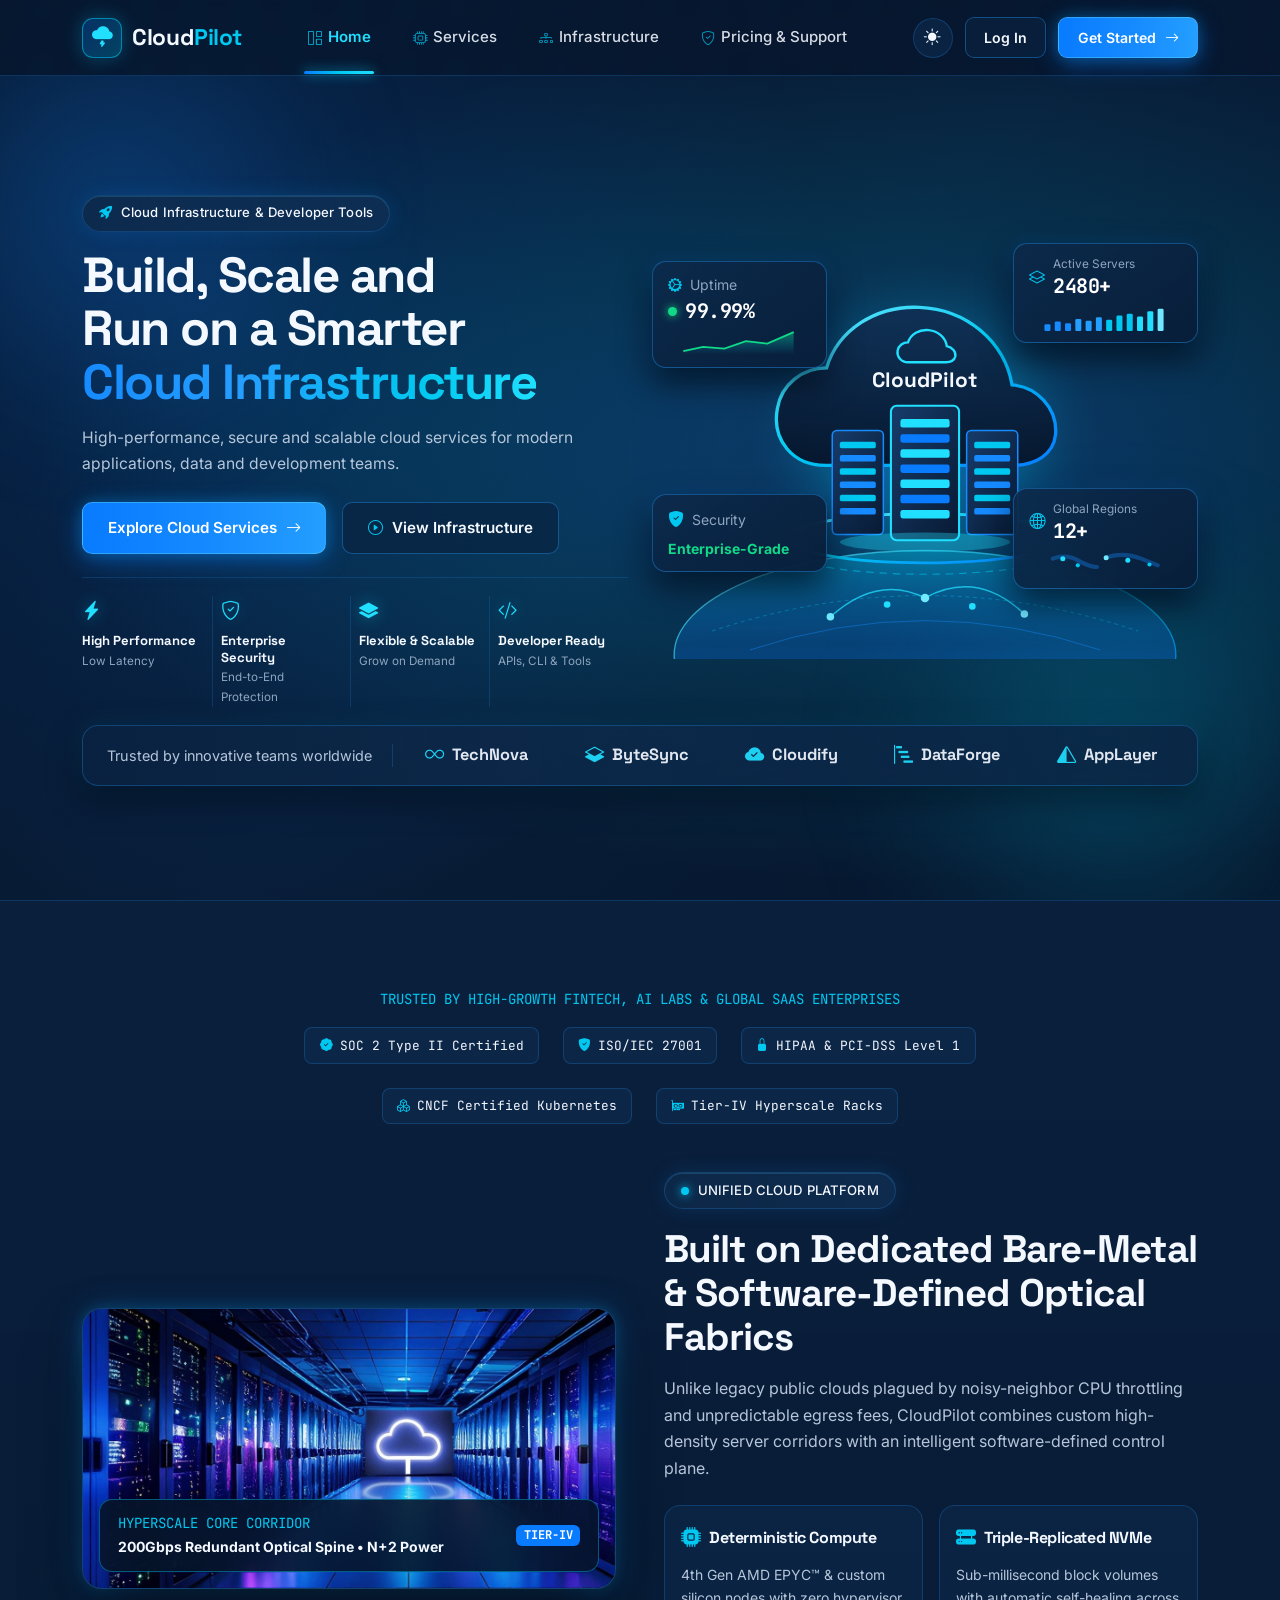
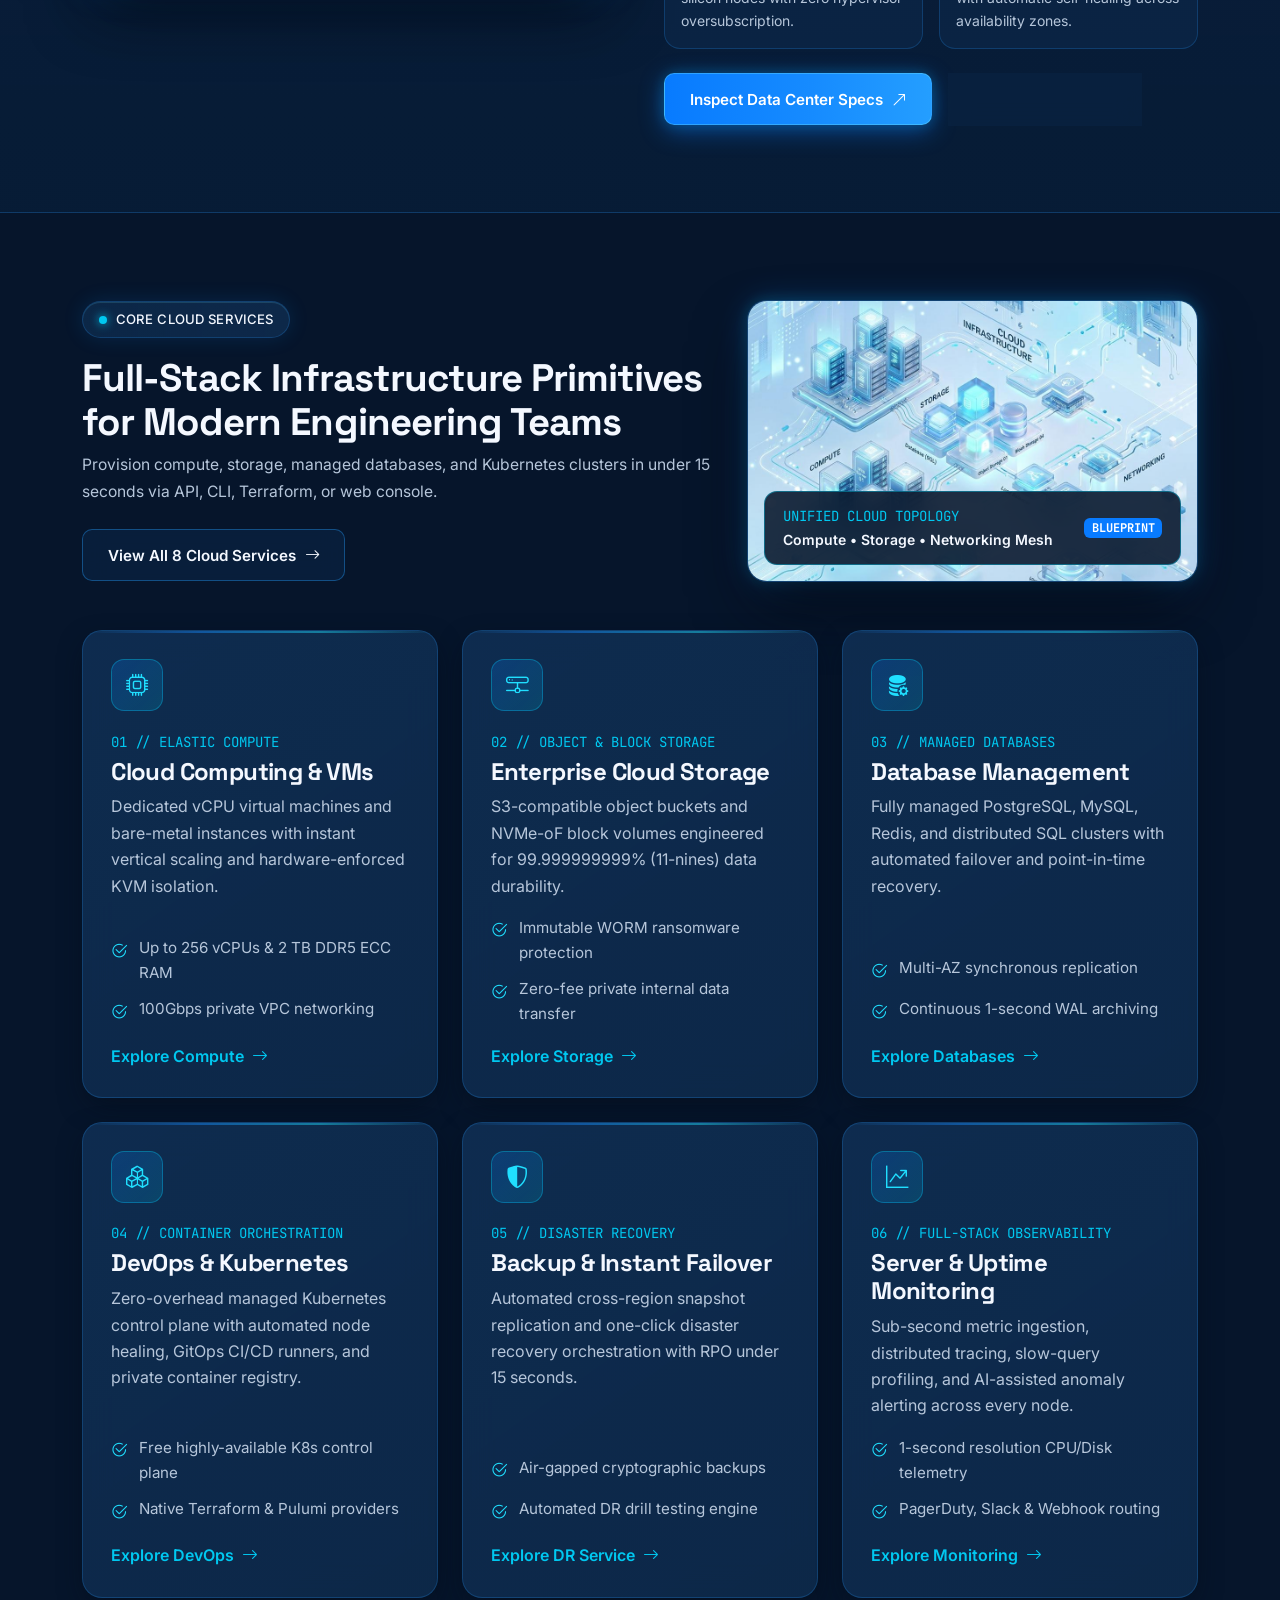
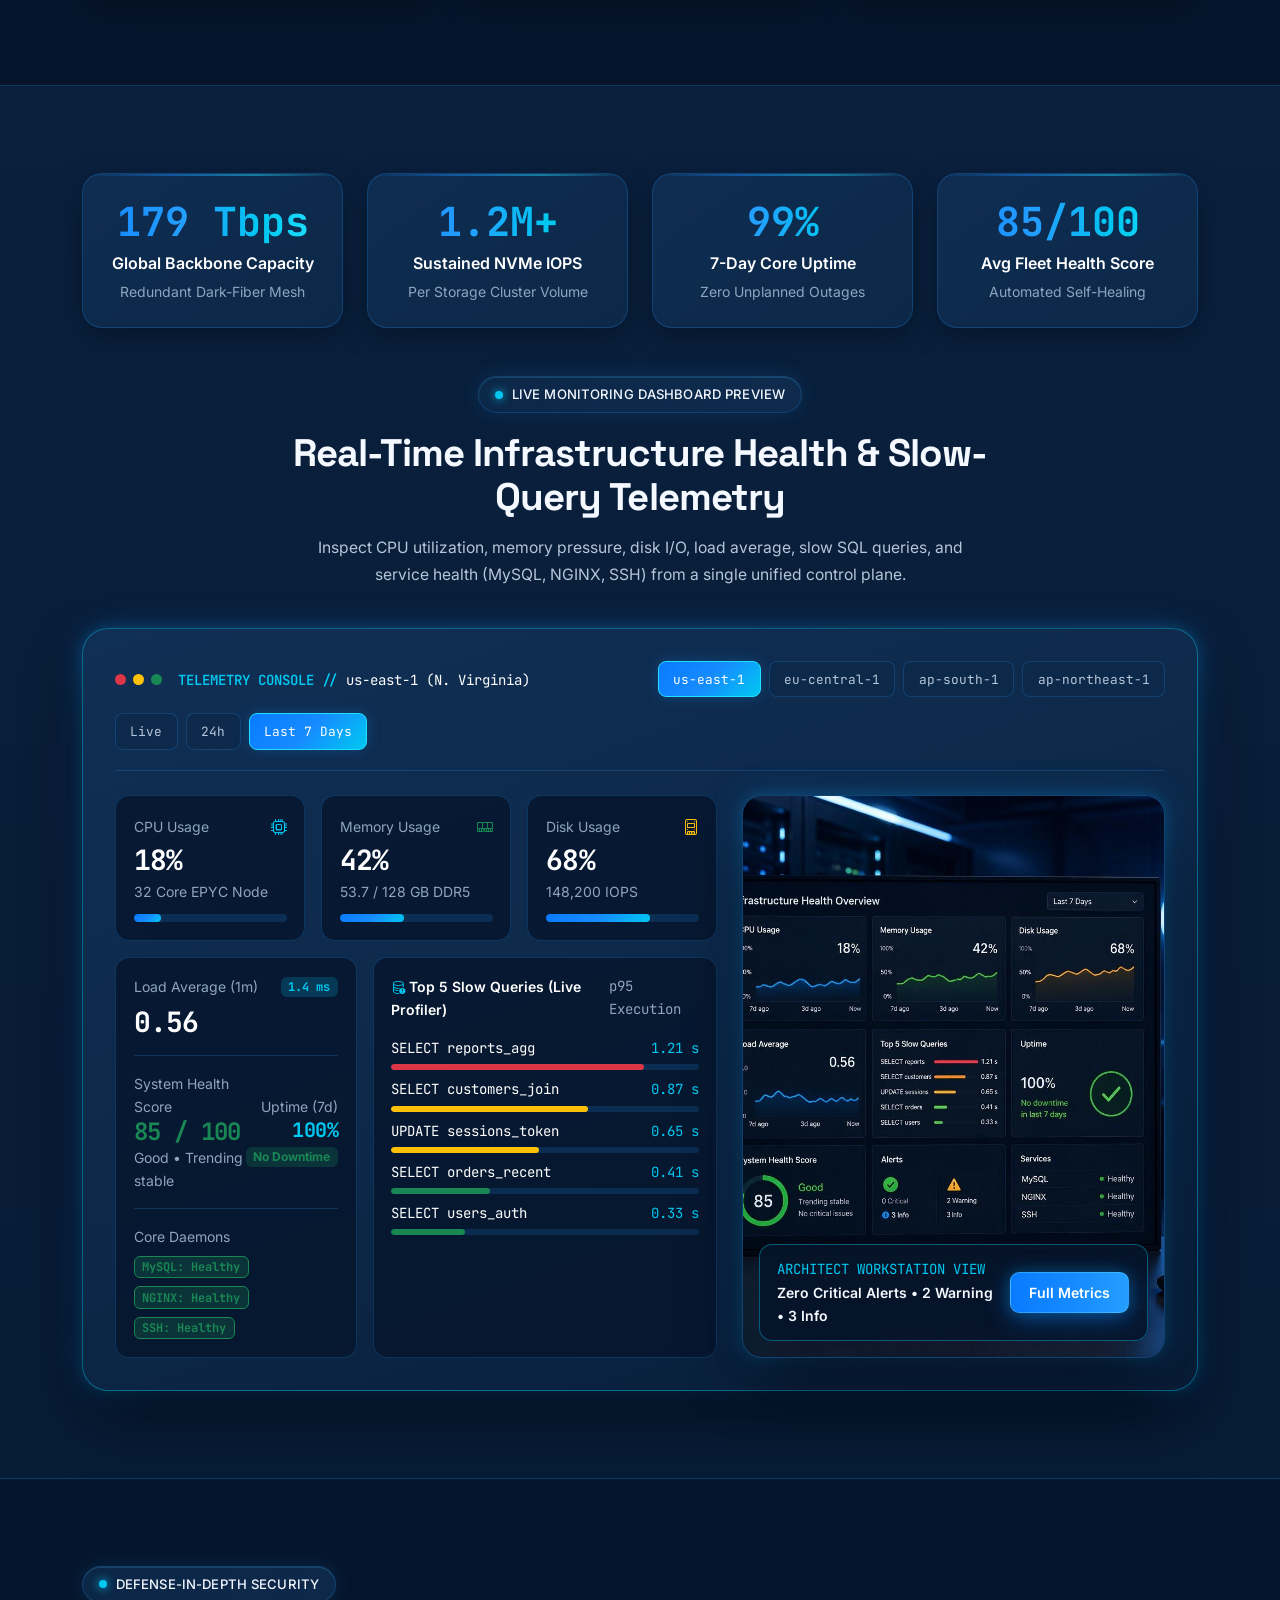
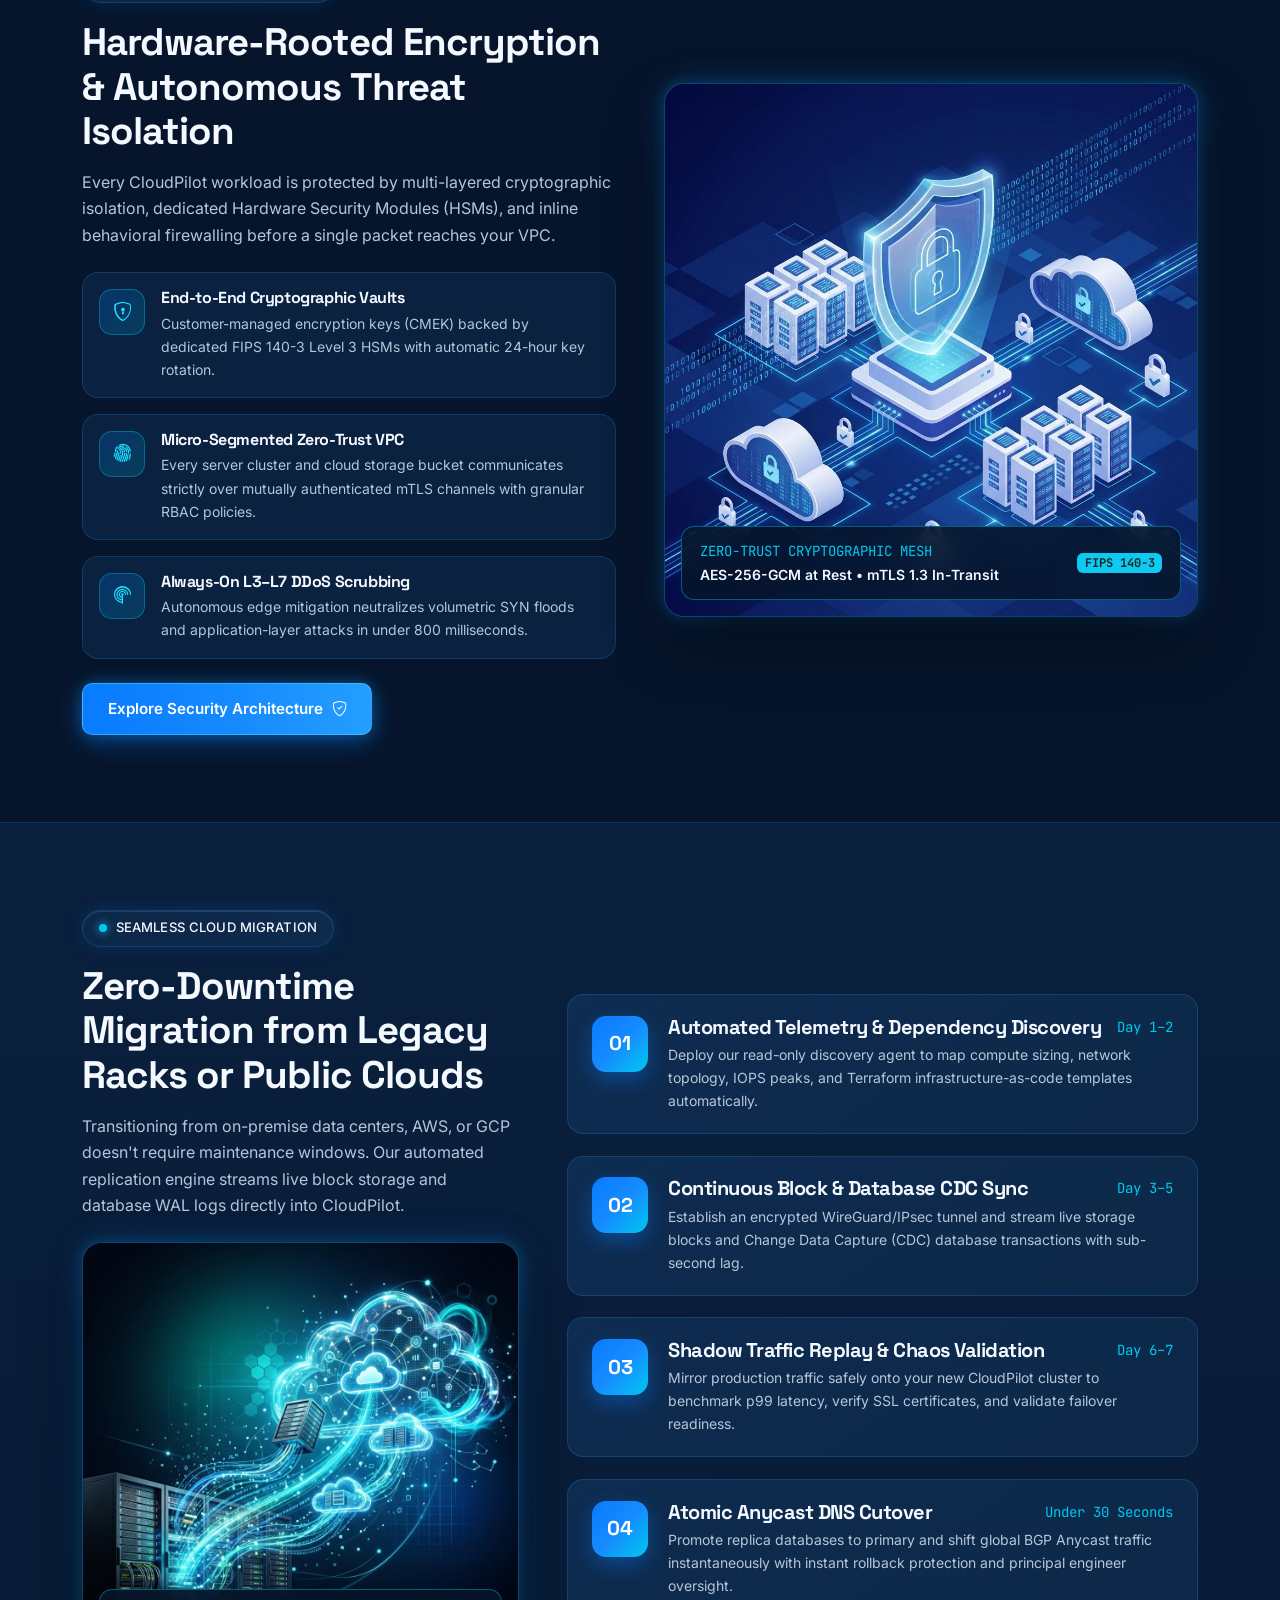
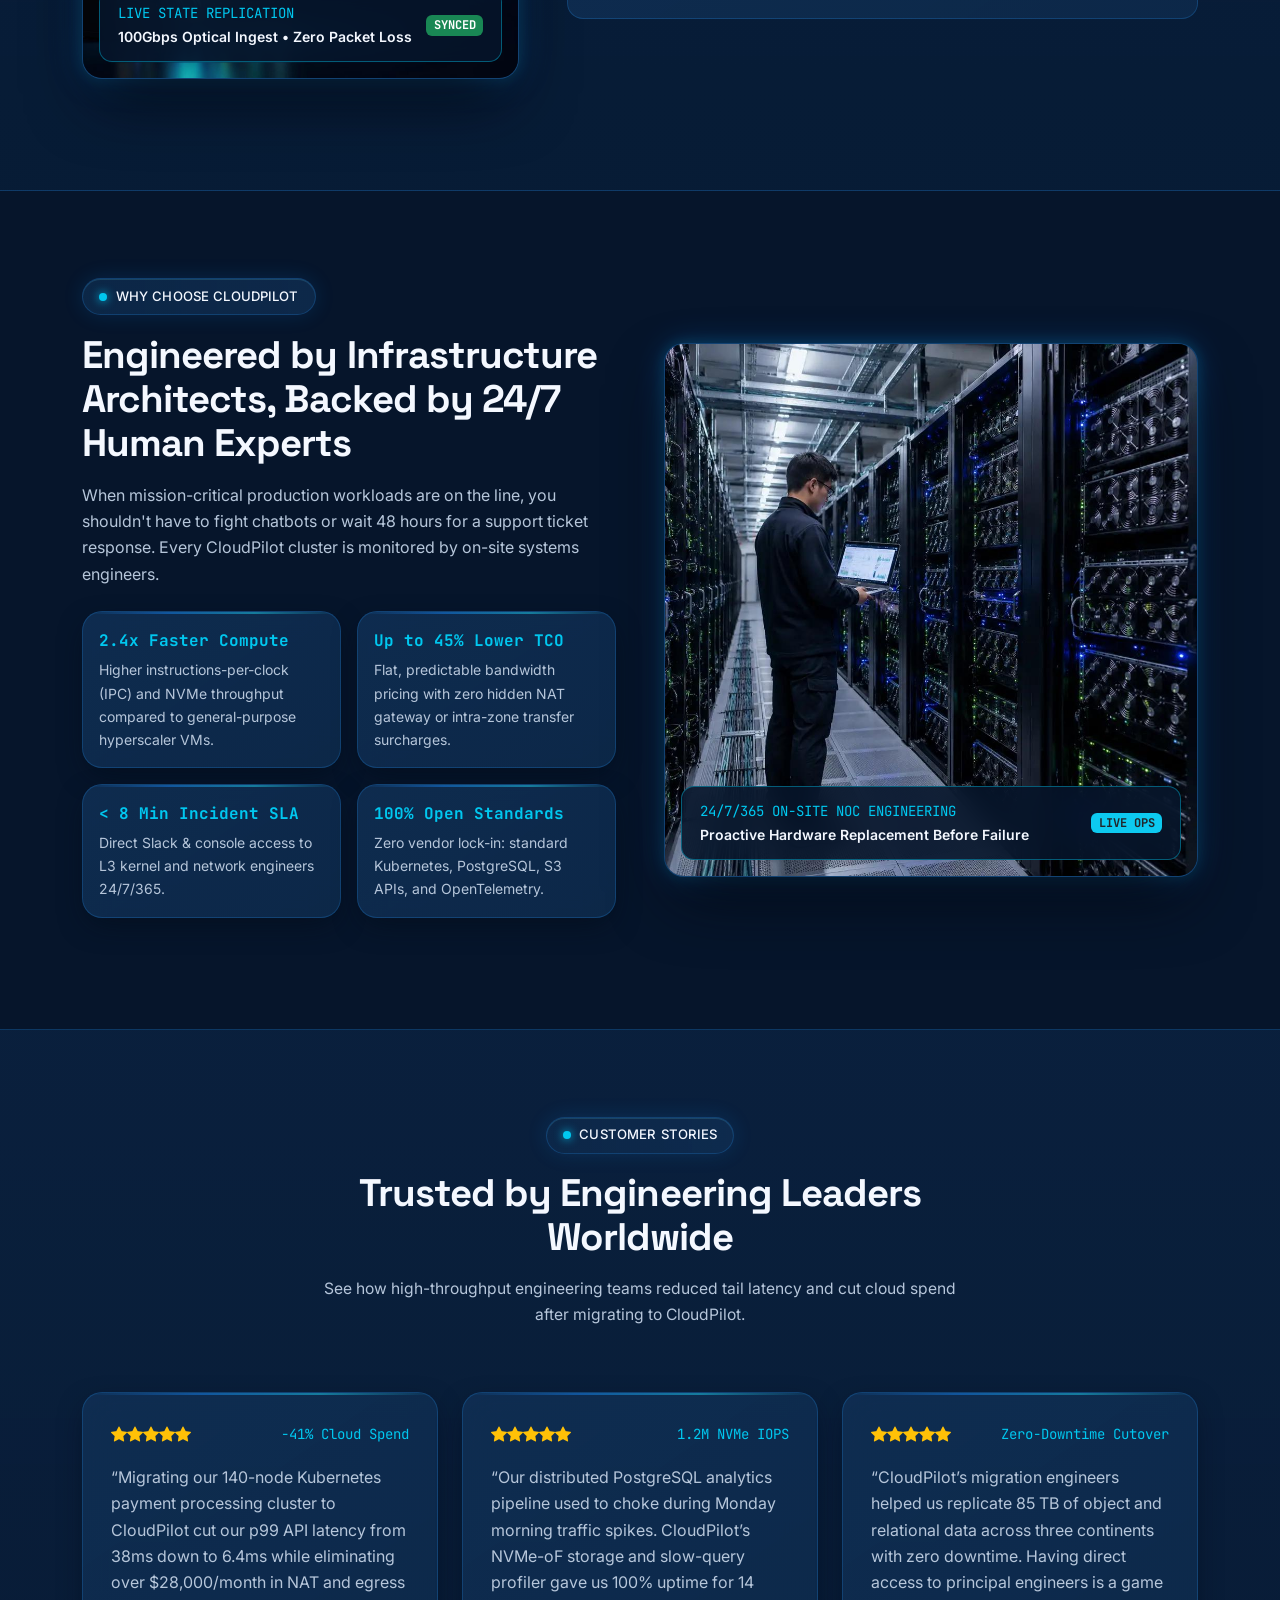
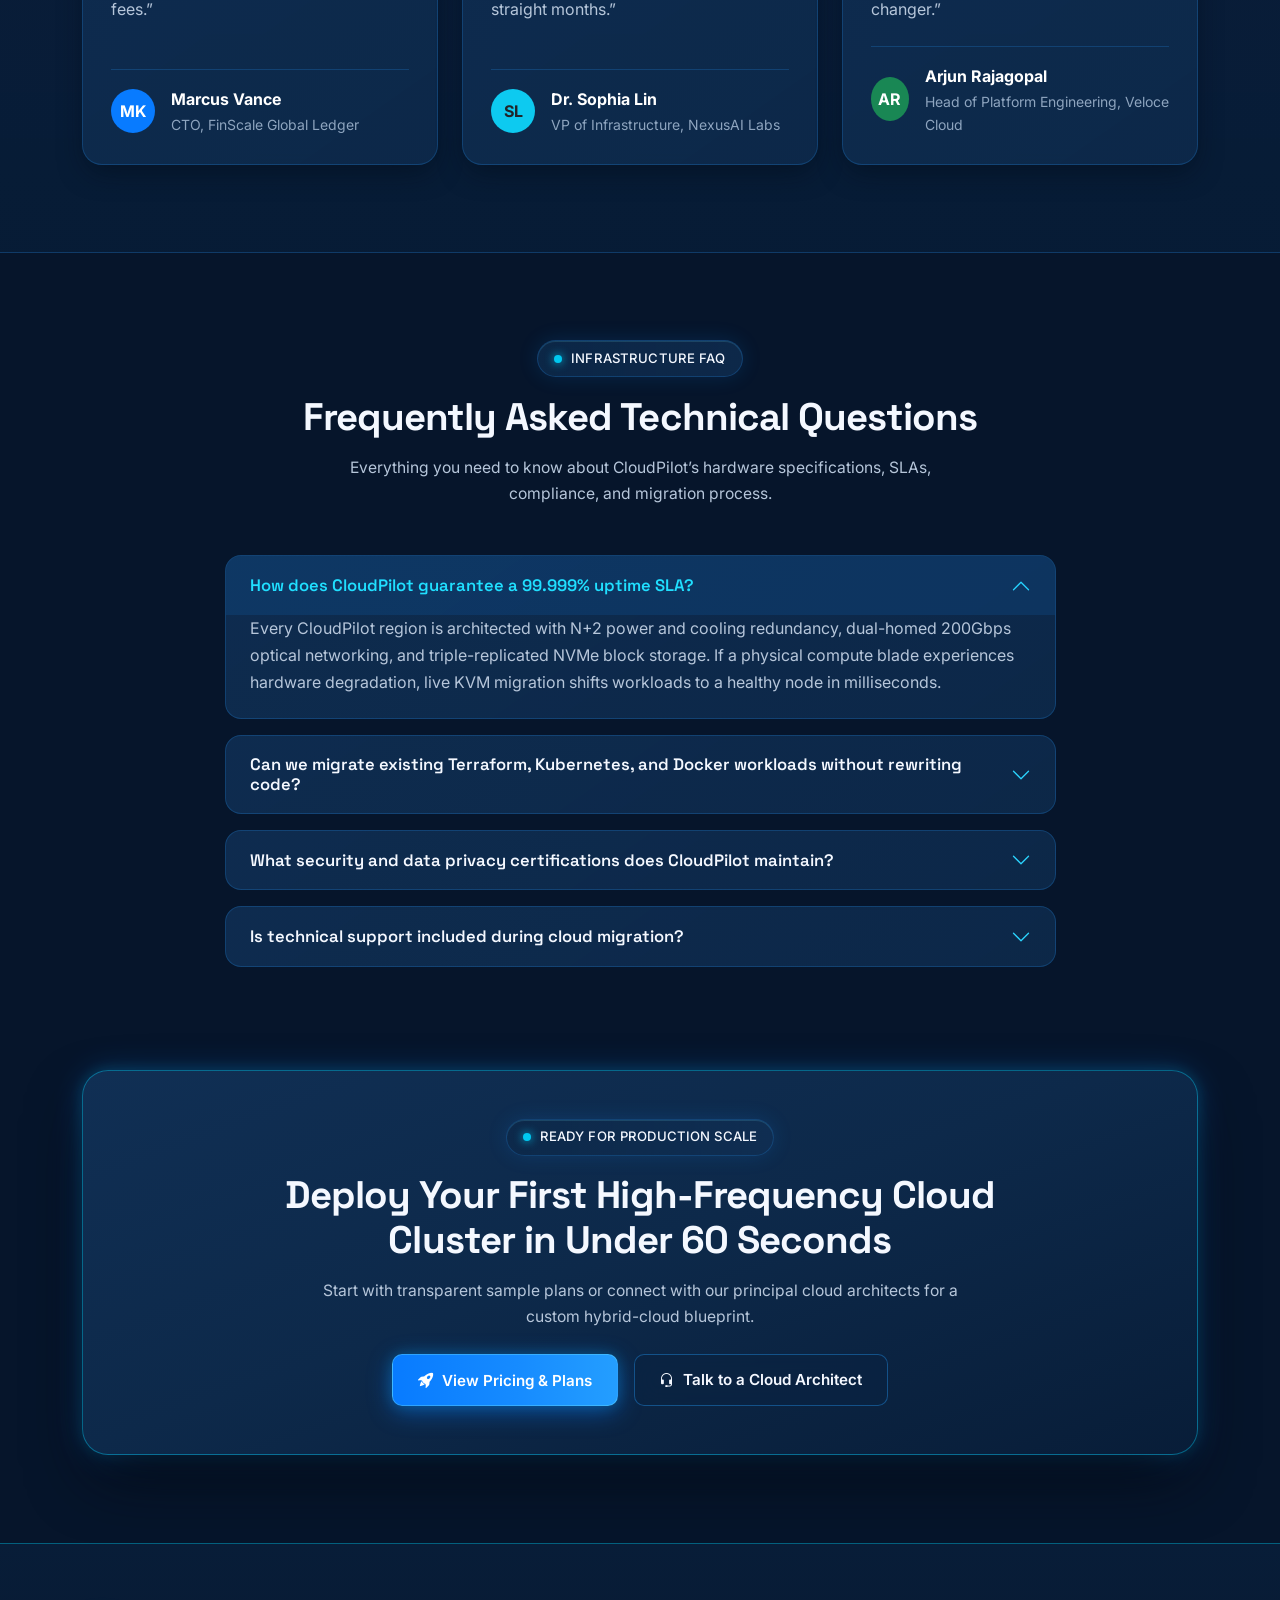
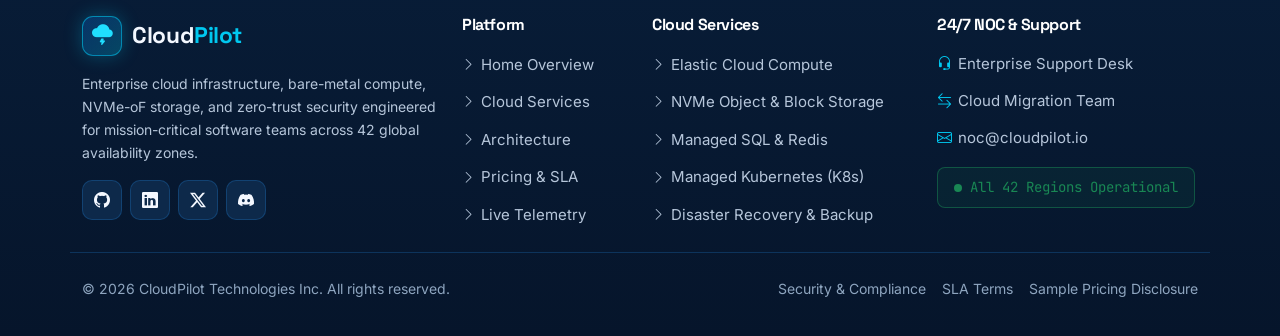
<file: index.html>
<!DOCTYPE html>
<html lang="en" data-theme="dark">
<head>
  <meta charset="UTF-8" />
  <meta name="viewport" content="width=device-width, initial-scale=1.0" />
  <meta name="description" content="CloudPilot — Enterprise Cloud Infrastructure, High-Frequency Compute, NVMe Storage, Zero-Trust Security, and Real-Time Uptime Monitoring." />
  <title>CloudPilot | Enterprise Cloud Infrastructure &amp; Developer Platform</title>

  <!-- Google Fonts: Space Grotesk, Inter, JetBrains Mono -->
  <link rel="preconnect" href="https://fonts.googleapis.com" />
  <link rel="preconnect" href="https://fonts.gstatic.com" crossorigin />
  <link href="https://fonts.googleapis.com/css2?family=Inter:wght@400;500;600;700&family=JetBrains+Mono:wght@400;500;600&family=Space+Grotesk:wght@500;600;700&display=swap" rel="stylesheet" />

  <!-- Bootstrap 5.3 CSS & Bootstrap Icons CDN -->
  <link href="https://cdn.jsdelivr.net/npm/bootstrap@5.3.3/dist/css/bootstrap.min.css" rel="stylesheet" />
  <link href="https://cdn.jsdelivr.net/npm/bootstrap-icons@1.11.3/font/bootstrap-icons.min.css" rel="stylesheet" />

  <!-- CloudPilot Custom Styles -->
  <link rel="stylesheet" href="assets/css/style.css" />
</head>
<body>

  <!-- ========================================================================
       STICKY HEADER (IDENTICAL ACROSS ALL 4 PAGES)
       ======================================================================== -->
  <header class="cp-header">
    <div class="container">
      <nav class="cp-navbar" aria-label="Primary Navigation">
        <!-- Brand Logo -->
        <a href="index.html" class="cp-brand">
          <span class="cp-brand-mark"><i class="bi bi-cloud-lightning-fill"></i></span>
          <span class="cp-brand-text">Cloud<span>Pilot</span></span>
        </a>

        <!-- Desktop & Mobile Collapsible Navigation -->
        <div class="cp-nav-collapse" id="cpNavCollapse">
          <ul class="cp-nav-menu">
            <li><a href="index.html" class="cp-nav-link active"><i class="bi bi-grid-1x2"></i> Home</a></li>
            <li><a href="services.html" class="cp-nav-link"><i class="bi bi-cpu"></i> Services</a></li>
            <li><a href="infrastructure.html" class="cp-nav-link"><i class="bi bi-diagram-3"></i> Infrastructure</a></li>
            <li><a href="pricing.html" class="cp-nav-link"><i class="bi bi-shield-check"></i> Pricing &amp; Support</a></li>
          </ul>
          <div class="d-lg-none mt-3 pt-3 border-top border-secondary border-opacity-25 d-flex flex-column gap-2">
            <button type="button" class="btn-cp-secondary w-100" data-bs-toggle="modal" data-bs-target="#cpConsoleModal">
              <i class="bi bi-terminal"></i> Console Login
            </button>
            <a href="pricing.html#support-contact" class="btn-cp-primary w-100">
              <i class="bi bi-rocket-takeoff"></i> Get Started
            </a>
          </div>
        </div>

        <!-- Right Actions: Theme Toggle, CTA, Hamburger -->
        <div class="cp-nav-actions">
          <button type="button" class="cp-theme-toggle" data-theme-toggle aria-label="Switch theme">
            <i class="bi bi-sun-fill"></i>
          </button>
          <button type="button" class="btn-cp-secondary btn-cp-sm d-none d-lg-inline-flex" data-bs-toggle="modal" data-bs-target="#cpConsoleModal">
            Log In
          </button>
          <a href="pricing.html" class="btn-cp-primary btn-cp-sm d-none d-lg-inline-flex">
            Get Started <i class="bi bi-arrow-right"></i>
          </a>
          <button type="button" class="cp-mobile-toggle" id="cpMobileToggle" aria-label="Toggle Menu" aria-expanded="false" aria-controls="cpNavCollapse">
            <i class="bi bi-list"></i>
          </button>
        </div>
      </nav>
    </div>
  </header>

  <main>
    <!-- ======================================================================
         HERO SECTION (VIEWPORT-FITTED & MATCHED TO REFERENCE SCREENSHOT)
         ====================================================================== -->
    <section class="cp-hero">
      <div class="cp-hero-glow-1"></div>
      <div class="cp-hero-glow-2"></div>

      <div class="container position-relative my-auto">
        <div class="row align-items-center g-4">
          <!-- Left Column: Eyebrow, Heading, Subtitle, CTAs & 4 Feature Pillars -->
          <div class="col-lg-6 reveal-up">
            <div class="eyebrow-badge">
              <i class="bi bi-rocket-takeoff-fill text-info"></i>
              <span>Cloud Infrastructure &amp; Developer Tools</span>
            </div>

            <h1 class="display-hero mb-3">
              Build, Scale and<br />
              Run on a Smarter<br />
              <span class="text-gradient">Cloud Infrastructure</span>
            </h1>

            <p class="section-subtitle mb-4">
              High-performance, secure and scalable cloud services for modern applications, data and development teams.
            </p>

            <!-- Primary & Secondary CTAs -->
            <div class="d-flex flex-wrap align-items-center gap-3 cp-hero-cta-group">
              <a href="services.html" class="btn-cp-primary">
                <span>Explore Cloud Services</span> <i class="bi bi-arrow-right"></i>
              </a>
              <a href="infrastructure.html" class="btn-cp-secondary">
                <i class="bi bi-play-circle text-info"></i> <span>View Infrastructure</span>
              </a>
            </div>

            <!-- 4-Column Feature Strip (Matches Reference Screenshot) -->
            <div class="cp-hero-pillars">
              <div class="cp-pillar-item">
                <i class="bi bi-lightning-charge-fill cp-pillar-icon"></i>
                <div class="cp-pillar-title">High Performance</div>
                <div class="cp-pillar-sub">Low Latency</div>
              </div>
              <div class="cp-pillar-item">
                <i class="bi bi-shield-check cp-pillar-icon"></i>
                <div class="cp-pillar-title">Enterprise Security</div>
                <div class="cp-pillar-sub">End-to-End Protection</div>
              </div>
              <div class="cp-pillar-item">
                <i class="bi bi-layers-fill cp-pillar-icon"></i>
                <div class="cp-pillar-title">Flexible &amp; Scalable</div>
                <div class="cp-pillar-sub">Grow on Demand</div>
              </div>
              <div class="cp-pillar-item">
                <i class="bi bi-code-slash cp-pillar-icon"></i>
                <div class="cp-pillar-title">Developer Ready</div>
                <div class="cp-pillar-sub">APIs, CLI &amp; Tools</div>
              </div>
            </div>
          </div>

          <!-- Right Column: 3D Glowing CloudPilot Server Racks + 4 Floating Cards + Digital Globe -->
          <div class="col-lg-6 reveal-up">
            <div class="cp-hero-holo-stage">
              <!-- Floating Card 1: Uptime 99.99% (Top Left) -->
              <div class="cp-float-card card-uptime">
                <div class="d-flex align-items-center gap-2 mb-1">
                  <i class="bi bi-gear-wide-connected text-info small"></i>
                  <span class="small text-secondary">Uptime</span>
                </div>
                <div class="d-flex align-items-center gap-2 mb-1">
                  <span class="rounded-circle" style="width:9px;height:9px;background:#10D988;box-shadow:0 0 8px #10D988;"></span>
                  <span class="h5 fw-bold text-white mb-0 font-mono" data-counter="99.99" data-decimals="2" data-suffix="%">99.99%</span>
                </div>
                <svg viewBox="0 0 140 34" class="w-100" style="height:28px;">
                  <defs>
                    <linearGradient id="upGrad" x1="0" y1="0" x2="0" y2="1">
                      <stop offset="0%" stop-color="#10D988" stop-opacity="0.45"/>
                      <stop offset="100%" stop-color="#00C8F0" stop-opacity="0.0"/>
                    </linearGradient>
                  </defs>
                  <path d="M2,28 L26,23 L52,25 L78,16 L104,19 L136,5 L136,32 L2,32 Z" fill="url(#upGrad)"/>
                  <polyline fill="none" stroke="#10D988" stroke-width="2.2" points="2,28 26,23 52,25 78,16 104,19 136,5"/>
                </svg>
              </div>

              <!-- Floating Card 2: Security Enterprise-Grade (Bottom Left) -->
              <div class="cp-float-card card-security">
                <div class="d-flex align-items-center gap-2 mb-1">
                  <i class="bi bi-shield-fill-check text-info"></i>
                  <span class="small text-secondary">Security</span>
                </div>
                <div class="fw-bold small" style="color:#10D988;">Enterprise-Grade</div>
              </div>

              <!-- Central 3D Glowing Cloud + 3 Server Racks + Orbital Ring + Digital Globe SVG -->
              <div class="cp-holo-centerpiece">
                <svg viewBox="0 0 560 440" class="w-100 h-auto" role="img" aria-label="CloudPilot 3D Glowing Cloud Server Cluster on Digital Globe">
                  <defs>
                    <radialGradient id="holoGlow" cx="50%" cy="48%" r="48%">
                      <stop offset="0%" stop-color="#168BFF" stop-opacity="0.52"/>
                      <stop offset="55%" stop-color="#00C8F0" stop-opacity="0.2"/>
                      <stop offset="100%" stop-color="#06152B" stop-opacity="0"/>
                    </radialGradient>
                    <linearGradient id="cloudRim" x1="0%" y1="0%" x2="100%" y2="100%">
                      <stop offset="0%" stop-color="#70E8FF"/>
                      <stop offset="50%" stop-color="#00C8F0"/>
                      <stop offset="100%" stop-color="#087BFF"/>
                    </linearGradient>
                    <linearGradient id="cloudBody" x1="0%" y1="0%" x2="0%" y2="100%">
                      <stop offset="0%" stop-color="#102F54" stop-opacity="0.92"/>
                      <stop offset="100%" stop-color="#06152B" stop-opacity="0.96"/>
                    </linearGradient>
                    <linearGradient id="rackBody" x1="0%" y1="0%" x2="100%" y2="100%">
                      <stop offset="0%" stop-color="#163C6B"/>
                      <stop offset="100%" stop-color="#081A33"/>
                    </linearGradient>
                    <linearGradient id="globeSurf" x1="50%" y1="0%" x2="50%" y2="100%">
                      <stop offset="0%" stop-color="#00C8F0" stop-opacity="0.38"/>
                      <stop offset="45%" stop-color="#087BFF" stop-opacity="0.22"/>
                      <stop offset="100%" stop-color="#06152B" stop-opacity="0.95"/>
                    </linearGradient>
                  </defs>

                  <!-- Ambient Halo -->
                  <circle cx="280" cy="210" r="210" fill="url(#holoGlow)"/>

                  <!-- Digital Globe Horizon at Bottom -->
                  <ellipse cx="280" cy="435" rx="265" ry="110" fill="url(#globeSurf)" stroke="url(#cloudRim)" stroke-width="1.5" stroke-opacity="0.65"/>
                  <path d="M55,410 Q280,335 505,410" fill="none" stroke="#00C8F0" stroke-width="1" stroke-opacity="0.4" stroke-dasharray="4 4"/>
                  <path d="M95,430 Q280,368 465,430" fill="none" stroke="#168BFF" stroke-width="1" stroke-opacity="0.45"/>
                  <!-- Network Nodes & Arcs on Globe -->
                  <path d="M180,395 Q230,350 280,375 Q335,345 385,392" fill="none" stroke="#20DFFF" stroke-width="1.5" stroke-opacity="0.75"/>
                  <circle cx="180" cy="395" r="4" fill="#70E8FF"/>
                  <circle cx="240" cy="382" r="3.5" fill="#20DFFF"/>
                  <circle cx="280" cy="375" r="4.5" fill="#70E8FF"/>
                  <circle cx="330" cy="384" r="3.5" fill="#20DFFF"/>
                  <circle cx="385" cy="392" r="4" fill="#70E8FF"/>

                  <!-- 3D Glowing Cloud Backdrop -->
                  <path d="M175,235 C140,235 118,208 124,175 C128,150 150,132 176,132 C188,92 228,66 274,68 C324,70 364,104 372,150 C398,152 420,174 418,202 C416,224 396,235 372,235 Z"
                        fill="url(#cloudBody)" stroke="url(#cloudRim)" stroke-width="3.5"/>

                  <!-- CloudPilot Emblem Inside Cloud -->
                  <path d="M262,126 C255,126 250,120 251,114 C252,108 257,105 262,105 C265,96 274,91 284,92 C294,93 302,100 303,109 C309,110 313,115 312,120 C311,124 307,126 302,126 Z"
                        fill="none" stroke="#20DFFF" stroke-width="2.5"/>
                  <text x="280" y="152" text-anchor="middle" fill="#F4F8FF" font-family="Space Grotesk, sans-serif" font-weight="700" font-size="22">CloudPilot</text>

                  <!-- Orbital Energy Rings Around Server Base -->
                  <ellipse cx="280" cy="312" rx="145" ry="26" fill="none" stroke="url(#cloudRim)" stroke-width="3"/>
                  <ellipse cx="280" cy="318" rx="162" ry="32" fill="none" stroke="#00C8F0" stroke-width="1.2" stroke-opacity="0.55" stroke-dasharray="8 6"/>

                  <!-- Left Server Rack -->
                  <g transform="translate(182, 198)">
                    <rect x="0" y="0" width="54" height="110" rx="5" fill="url(#rackBody)" stroke="#168BFF" stroke-width="1.6"/>
                    <rect x="8" y="12" width="38" height="7" rx="2" fill="#00C8F0"/>
                    <rect x="8" y="26" width="38" height="7" rx="2" fill="#168BFF"/>
                    <rect x="8" y="40" width="38" height="7" rx="2" fill="#00C8F0"/>
                    <rect x="8" y="54" width="38" height="7" rx="2" fill="#168BFF"/>
                    <rect x="8" y="68" width="38" height="7" rx="2" fill="#00C8F0"/>
                    <rect x="8" y="82" width="38" height="7" rx="2" fill="#168BFF"/>
                  </g>

                  <!-- Right Server Rack -->
                  <g transform="translate(324, 198)">
                    <rect x="0" y="0" width="54" height="110" rx="5" fill="url(#rackBody)" stroke="#168BFF" stroke-width="1.6"/>
                    <rect x="8" y="12" width="38" height="7" rx="2" fill="#00C8F0"/>
                    <rect x="8" y="26" width="38" height="7" rx="2" fill="#168BFF"/>
                    <rect x="8" y="40" width="38" height="7" rx="2" fill="#00C8F0"/>
                    <rect x="8" y="54" width="38" height="7" rx="2" fill="#168BFF"/>
                    <rect x="8" y="68" width="38" height="7" rx="2" fill="#00C8F0"/>
                    <rect x="8" y="82" width="38" height="7" rx="2" fill="#168BFF"/>
                  </g>

                  <!-- Center Primary Tall Server Rack -->
                  <g transform="translate(244, 172)">
                    <rect x="0" y="0" width="72" height="142" rx="6" fill="url(#rackBody)" stroke="#20DFFF" stroke-width="2.2"/>
                    <rect x="10" y="14" width="52" height="9" rx="2.5" fill="#20DFFF"/>
                    <rect x="10" y="30" width="52" height="9" rx="2.5" fill="#087BFF"/>
                    <rect x="10" y="46" width="52" height="9" rx="2.5" fill="#20DFFF"/>
                    <rect x="10" y="62" width="52" height="9" rx="2.5" fill="#087BFF"/>
                    <rect x="10" y="78" width="52" height="9" rx="2.5" fill="#20DFFF"/>
                    <rect x="10" y="94" width="52" height="9" rx="2.5" fill="#087BFF"/>
                    <rect x="10" y="110" width="52" height="9" rx="2.5" fill="#20DFFF"/>
                  </g>

                  <!-- Pedestal Glow Highlight -->
                  <ellipse cx="280" cy="316" rx="90" ry="10" fill="#20DFFF" fill-opacity="0.35"/>
                </svg>
              </div>

              <!-- Floating Card 3: Active Servers 2,480+ (Top Right) -->
              <div class="cp-float-card card-servers">
                <div class="d-flex align-items-center gap-2 mb-1">
                  <i class="bi bi-layers text-info"></i>
                  <div>
                    <div class="small text-secondary" style="font-size:0.74rem;">Active Servers</div>
                    <div class="h5 fw-bold text-white mb-0 font-mono" data-counter="2480" data-decimals="0" data-suffix="+">2,480+</div>
                  </div>
                </div>
                <svg viewBox="0 0 150 28" class="w-100 mt-1" style="height:24px;">
                  <rect x="4" y="20" width="7" height="8" rx="1.5" fill="#168BFF"/>
                  <rect x="16" y="17" width="7" height="11" rx="1.5" fill="#168BFF"/>
                  <rect x="28" y="19" width="7" height="9" rx="1.5" fill="#168BFF"/>
                  <rect x="40" y="14" width="7" height="14" rx="1.5" fill="#249EFF"/>
                  <rect x="52" y="16" width="7" height="12" rx="1.5" fill="#249EFF"/>
                  <rect x="64" y="12" width="7" height="16" rx="1.5" fill="#249EFF"/>
                  <rect x="76" y="15" width="7" height="13" rx="1.5" fill="#00C8F0"/>
                  <rect x="88" y="10" width="7" height="18" rx="1.5" fill="#00C8F0"/>
                  <rect x="100" y="8" width="7" height="20" rx="1.5" fill="#00C8F0"/>
                  <rect x="112" y="11" width="7" height="17" rx="1.5" fill="#20DFFF"/>
                  <rect x="124" y="5" width="7" height="23" rx="1.5" fill="#20DFFF"/>
                  <rect x="136" y="2" width="7" height="26" rx="1.5" fill="#70E8FF"/>
                </svg>
              </div>

              <!-- Floating Card 4: Global Regions 12+ (Bottom Right) -->
              <div class="cp-float-card card-regions">
                <div class="d-flex align-items-center gap-2 mb-1">
                  <i class="bi bi-globe2 text-info"></i>
                  <div>
                    <div class="small text-secondary" style="font-size:0.74rem;">Global Regions</div>
                    <div class="h5 fw-bold text-white mb-0 font-mono" data-counter="12" data-decimals="0" data-suffix="+">12+</div>
                  </div>
                </div>
                <svg viewBox="0 0 150 36" class="w-100" style="height:30px;">
                  <path d="M12,14 Q28,8 42,16 T65,24 M78,12 Q98,6 118,14 T138,22" fill="none" stroke="#168BFF" stroke-width="5" stroke-linecap="round" stroke-opacity="0.35"/>
                  <circle cx="24" cy="14" r="3" fill="#20DFFF"/>
                  <circle cx="42" cy="22" r="2.5" fill="#00C8F0"/>
                  <circle cx="76" cy="13" r="3" fill="#70E8FF"/>
                  <circle cx="102" cy="16" r="3" fill="#20DFFF"/>
                  <circle cx="128" cy="21" r="2.5" fill="#00C8F0"/>
                </svg>
              </div>
            </div>
          </div>
        </div>

        <!-- Bottom Trusted Logos Bar Inside Viewport (Matches Reference Screenshot) -->
        <div class="cp-hero-trust-bar reveal-up">
          <div class="cp-trust-label">Trusted by innovative teams worldwide</div>
          <div class="cp-trust-logos">
            <span class="cp-trust-logo-item"><i class="bi bi-infinity"></i> TechNova</span>
            <span class="cp-trust-logo-item"><i class="bi bi-layers-half"></i> ByteSync</span>
            <span class="cp-trust-logo-item"><i class="bi bi-cloud-check-fill"></i> Cloudify</span>
            <span class="cp-trust-logo-item"><i class="bi bi-bar-chart-steps"></i> DataForge</span>
            <span class="cp-trust-logo-item"><i class="bi bi-triangle-half"></i> AppLayer</span>
          </div>
        </div>
      </div>
    </section>

    <!-- ======================================================================
         SECTION 1: TRUSTED TECHNOLOGY PLATFORM INTRODUCTION
         Uses Image 2: assets/images/2.jpg (Futuristic Neon Cloud Server Corridor)
         ====================================================================== -->
    <section class="cp-section cp-section-alt">
      <div class="container">
        <!-- Enterprise Compliance & Ecosystem Strip -->
        <div class="row justify-content-center text-center mb-5 reveal-up">
          <div class="col-lg-10">
            <p class="font-mono text-uppercase small text-info mb-3 letter-spacing-1">
              TRUSTED BY HIGH-GROWTH FINTECH, AI LABS &amp; GLOBAL SAAS ENTERPRISES
            </p>
            <div class="d-flex flex-wrap justify-content-center align-items-center gap-3 gap-md-4">
              <span class="cp-node-pill"><i class="bi bi-patch-check-fill text-info"></i> SOC 2 Type II Certified</span>
              <span class="cp-node-pill"><i class="bi bi-shield-fill-check text-info"></i> ISO/IEC 27001</span>
              <span class="cp-node-pill"><i class="bi bi-lock-fill text-info"></i> HIPAA &amp; PCI-DSS Level 1</span>
              <span class="cp-node-pill"><i class="bi bi-boxes text-info"></i> CNCF Certified Kubernetes</span>
              <span class="cp-node-pill"><i class="bi bi-gpu-card text-info"></i> Tier-IV Hyperscale Racks</span>
            </div>
          </div>
        </div>

        <div class="row align-items-center g-4 g-lg-5">
          <div class="col-lg-6 reveal-up">
            <div class="cp-visual-frame">
              <img src="assets/images/2.jpg" alt="CloudPilot Hyperscale Data Center Server Corridor with Neon Cloud Backbone" loading="lazy" />
              <div class="cp-visual-overlay-badge">
                <div>
                  <div class="font-mono small text-info">HYPERSCALE CORE CORRIDOR</div>
                  <div class="fw-bold small">200Gbps Redundant Optical Spine &bull; N+2 Power</div>
                </div>
                <span class="badge bg-primary font-mono">TIER-IV</span>
              </div>
            </div>
          </div>

          <div class="col-lg-6 reveal-up">
            <div class="eyebrow-badge">
              <span class="pulse-dot"></span>
              <span>UNIFIED CLOUD PLATFORM</span>
            </div>
            <h2 class="section-title">
              Built on Dedicated Bare-Metal &amp; Software-Defined Optical Fabrics
            </h2>
            <p class="mb-4">
              Unlike legacy public clouds plagued by noisy-neighbor CPU throttling and unpredictable egress fees, CloudPilot combines custom high-density server corridors with an intelligent software-defined control plane.
            </p>

            <div class="row g-3 mb-4">
              <div class="col-sm-6">
                <div class="p-3 rounded-4 border border-secondary border-opacity-25 bg-dark bg-opacity-25 h-100">
                  <div class="d-flex align-items-center gap-2 mb-2">
                    <i class="bi bi-cpu-fill text-info fs-5"></i>
                    <h3 class="h6 mb-0">Deterministic Compute</h3>
                  </div>
                  <p class="small mb-0">4th Gen AMD EPYC™ &amp; custom silicon nodes with zero hypervisor oversubscription.</p>
                </div>
              </div>
              <div class="col-sm-6">
                <div class="p-3 rounded-4 border border-secondary border-opacity-25 bg-dark bg-opacity-25 h-100">
                  <div class="d-flex align-items-center gap-2 mb-2">
                    <i class="bi bi-hdd-rack-fill text-info fs-5"></i>
                    <h3 class="h6 mb-0">Triple-Replicated NVMe</h3>
                  </div>
                  <p class="small mb-0">Sub-millisecond block volumes with automatic self-healing across availability zones.</p>
                </div>
              </div>
            </div>

            <div class="d-flex flex-wrap gap-3">
              <a href="infrastructure.html" class="btn-cp-primary">
                Inspect Data Center Specs <i class="bi bi-arrow-up-right"></i>
              </a>
              <a href="pricing.html" class="btn-cp-secondary">
                Compare SLA Tiers
              </a>
            </div>
          </div>
        </div>
      </div>
    </section>

    <!-- ======================================================================
         SECTION 2: CLOUD SERVICES OVERVIEW
         ====================================================================== -->
    <section class="cp-section">
      <div class="container">
        <div class="row align-items-center justify-content-between mb-5 g-4 reveal-up">
          <div class="col-lg-7">
            <div class="eyebrow-badge">
              <span class="pulse-dot"></span>
              <span>CORE CLOUD SERVICES</span>
            </div>
            <h2 class="section-title mb-2">
              Full-Stack Infrastructure Primitives for Modern Engineering Teams
            </h2>
            <p class="section-subtitle mb-4">
              Provision compute, storage, managed databases, and Kubernetes clusters in under 15 seconds via API, CLI, Terraform, or web console.
            </p>
            <a href="services.html" class="btn-cp-secondary">
              View All 8 Cloud Services <i class="bi bi-arrow-right"></i>
            </a>
          </div>
          <div class="col-lg-5">
            <div class="cp-visual-frame" style="aspect-ratio: 16/10;">
              <img src="assets/images/1.jpg" alt="CloudPilot Isometric Cloud Infrastructure Architecture showing Compute Nodes, SQL and Object Storage, Load Balancer, API Gateway, Firewall, and Virtual Network Router" loading="lazy" />
              <div class="cp-visual-overlay-badge">
                <div>
                  <div class="font-mono small text-info">UNIFIED CLOUD TOPOLOGY</div>
                  <div class="small fw-semibold">Compute &bull; Storage &bull; Networking Mesh</div>
                </div>
                <span class="badge bg-primary font-mono">BLUEPRINT</span>
              </div>
            </div>
          </div>
        </div>

        <div class="row g-4">
          <!-- Service 1 -->
          <div class="col-md-6 col-lg-4 reveal-up">
            <article class="cp-card">
              <div class="cp-icon-box"><i class="bi bi-cpu"></i></div>
              <div class="font-mono small text-info mb-1">01 // ELASTIC COMPUTE</div>
              <h3 class="h4 mb-2">Cloud Computing &amp; VMs</h3>
              <p class="mb-3">
                Dedicated vCPU virtual machines and bare-metal instances with instant vertical scaling and hardware-enforced KVM isolation.
              </p>
              <ul class="cp-spec-list mt-auto mb-3">
                <li><i class="bi bi-check2-circle"></i> Up to 256 vCPUs &amp; 2 TB DDR5 ECC RAM</li>
                <li><i class="bi bi-check2-circle"></i> 100Gbps private VPC networking</li>
              </ul>
              <a href="services.html#service-compute" class="fw-semibold d-inline-flex align-items-center gap-2">
                Explore Compute <i class="bi bi-arrow-right"></i>
              </a>
            </article>
          </div>

          <!-- Service 2 -->
          <div class="col-md-6 col-lg-4 reveal-up">
            <article class="cp-card">
              <div class="cp-icon-box"><i class="bi bi-hdd-network"></i></div>
              <div class="font-mono small text-info mb-1">02 // OBJECT &amp; BLOCK STORAGE</div>
              <h3 class="h4 mb-2">Enterprise Cloud Storage</h3>
              <p class="mb-3">
                S3-compatible object buckets and NVMe-oF block volumes engineered for 99.999999999% (11-nines) data durability.
              </p>
              <ul class="cp-spec-list mt-auto mb-3">
                <li><i class="bi bi-check2-circle"></i> Immutable WORM ransomware protection</li>
                <li><i class="bi bi-check2-circle"></i> Zero-fee private internal data transfer</li>
              </ul>
              <a href="services.html#service-storage" class="fw-semibold d-inline-flex align-items-center gap-2">
                Explore Storage <i class="bi bi-arrow-right"></i>
              </a>
            </article>
          </div>

          <!-- Service 3 -->
          <div class="col-md-6 col-lg-4 reveal-up">
            <article class="cp-card">
              <div class="cp-icon-box"><i class="bi bi-database-fill-gear"></i></div>
              <div class="font-mono small text-info mb-1">03 // MANAGED DATABASES</div>
              <h3 class="h4 mb-2">Database Management</h3>
              <p class="mb-3">
                Fully managed PostgreSQL, MySQL, Redis, and distributed SQL clusters with automated failover and point-in-time recovery.
              </p>
              <ul class="cp-spec-list mt-auto mb-3">
                <li><i class="bi bi-check2-circle"></i> Multi-AZ synchronous replication</li>
                <li><i class="bi bi-check2-circle"></i> Continuous 1-second WAL archiving</li>
              </ul>
              <a href="services.html#service-database" class="fw-semibold d-inline-flex align-items-center gap-2">
                Explore Databases <i class="bi bi-arrow-right"></i>
              </a>
            </article>
          </div>

          <!-- Service 4 -->
          <div class="col-md-6 col-lg-4 reveal-up">
            <article class="cp-card">
              <div class="cp-icon-box"><i class="bi bi-boxes"></i></div>
              <div class="font-mono small text-info mb-1">04 // CONTAINER ORCHESTRATION</div>
              <h3 class="h4 mb-2">DevOps &amp; Kubernetes</h3>
              <p class="mb-3">
                Zero-overhead managed Kubernetes control plane with automated node healing, GitOps CI/CD runners, and private container registry.
              </p>
              <ul class="cp-spec-list mt-auto mb-3">
                <li><i class="bi bi-check2-circle"></i> Free highly-available K8s control plane</li>
                <li><i class="bi bi-check2-circle"></i> Native Terraform &amp; Pulumi providers</li>
              </ul>
              <a href="services.html#service-devops" class="fw-semibold d-inline-flex align-items-center gap-2">
                Explore DevOps <i class="bi bi-arrow-right"></i>
              </a>
            </article>
          </div>

          <!-- Service 5 -->
          <div class="col-md-6 col-lg-4 reveal-up">
            <article class="cp-card">
              <div class="cp-icon-box"><i class="bi bi-shield-shaded"></i></div>
              <div class="font-mono small text-info mb-1">05 // DISASTER RECOVERY</div>
              <h3 class="h4 mb-2">Backup &amp; Instant Failover</h3>
              <p class="mb-3">
                Automated cross-region snapshot replication and one-click disaster recovery orchestration with RPO under 15 seconds.
              </p>
              <ul class="cp-spec-list mt-auto mb-3">
                <li><i class="bi bi-check2-circle"></i> Air-gapped cryptographic backups</li>
                <li><i class="bi bi-check2-circle"></i> Automated DR drill testing engine</li>
              </ul>
              <a href="services.html#service-backup" class="fw-semibold d-inline-flex align-items-center gap-2">
                Explore DR Service <i class="bi bi-arrow-right"></i>
              </a>
            </article>
          </div>

          <!-- Service 6 -->
          <div class="col-md-6 col-lg-4 reveal-up">
            <article class="cp-card">
              <div class="cp-icon-box"><i class="bi bi-graph-up-arrow"></i></div>
              <div class="font-mono small text-info mb-1">06 // FULL-STACK OBSERVABILITY</div>
              <h3 class="h4 mb-2">Server &amp; Uptime Monitoring</h3>
              <p class="mb-3">
                Sub-second metric ingestion, distributed tracing, slow-query profiling, and AI-assisted anomaly alerting across every node.
              </p>
              <ul class="cp-spec-list mt-auto mb-3">
                <li><i class="bi bi-check2-circle"></i> 1-second resolution CPU/Disk telemetry</li>
                <li><i class="bi bi-check2-circle"></i> PagerDuty, Slack &amp; Webhook routing</li>
              </ul>
              <a href="services.html#service-monitoring" class="fw-semibold d-inline-flex align-items-center gap-2">
                Explore Monitoring <i class="bi bi-arrow-right"></i>
              </a>
            </article>
          </div>
        </div>
      </div>
    </section>

    <!-- ======================================================================
         SECTION 3 & 4: INFRASTRUCTURE PERFORMANCE STATISTICS &
         LIVE MONITORING DASHBOARD PREVIEW
         Uses Image 3: assets/images/3.jpg (Infrastructure Health Overview Workstation)
         ====================================================================== -->
    <section class="cp-section cp-section-alt" id="live-monitoring">
      <div class="container">
        <!-- Infrastructure Performance Statistics -->
        <div class="row g-4 mb-5 reveal-up">
          <div class="col-6 col-lg-3">
            <div class="cp-card text-center py-4">
              <div class="display-6 fw-bold text-gradient font-mono mb-1">
                <span data-counter="180" data-decimals="0" data-suffix=" Tbps">180 Tbps</span>
              </div>
              <div class="fw-semibold text-white">Global Backbone Capacity</div>
              <div class="small text-secondary mt-1">Redundant Dark-Fiber Mesh</div>
            </div>
          </div>
          <div class="col-6 col-lg-3">
            <div class="cp-card text-center py-4">
              <div class="display-6 fw-bold text-gradient font-mono mb-1">
                <span data-counter="1.2" data-decimals="1" data-suffix="M+">1.2M+</span>
              </div>
              <div class="fw-semibold text-white">Sustained NVMe IOPS</div>
              <div class="small text-secondary mt-1">Per Storage Cluster Volume</div>
            </div>
          </div>
          <div class="col-6 col-lg-3">
            <div class="cp-card text-center py-4">
              <div class="display-6 fw-bold text-gradient font-mono mb-1">
                <span data-counter="100" data-decimals="0" data-suffix="%">100%</span>
              </div>
              <div class="fw-semibold text-white">7-Day Core Uptime</div>
              <div class="small text-secondary mt-1">Zero Unplanned Outages</div>
            </div>
          </div>
          <div class="col-6 col-lg-3">
            <div class="cp-card text-center py-4">
              <div class="display-6 fw-bold text-gradient font-mono mb-1">
                <span data-counter="85" data-decimals="0" data-suffix="/100">85/100</span>
              </div>
              <div class="fw-semibold text-white">Avg Fleet Health Score</div>
              <div class="small text-secondary mt-1">Automated Self-Healing</div>
            </div>
          </div>
        </div>

        <!-- Live Monitoring Dashboard Header -->
        <div class="row justify-content-center text-center mb-4 reveal-up">
          <div class="col-lg-8">
            <div class="eyebrow-badge">
              <span class="pulse-dot"></span>
              <span>LIVE MONITORING DASHBOARD PREVIEW</span>
            </div>
            <h2 class="section-title">
              Real-Time Infrastructure Health &amp; Slow-Query Telemetry
            </h2>
            <p class="section-subtitle mx-auto">
              Inspect CPU utilization, memory pressure, disk I/O, load average, slow SQL queries, and service health (MySQL, NGINX, SSH) from a single unified control plane.
            </p>
          </div>
        </div>

        <!-- Interactive Dashboard Shell + Workstation Display (Image 3) -->
        <div class="cp-dashboard-shell reveal-up">
          <!-- Top Bar -->
          <div class="cp-dashboard-topbar">
            <div class="d-flex align-items-center gap-3">
              <div class="cp-window-dots">
                <span class="bg-danger"></span>
                <span class="bg-warning"></span>
                <span class="bg-success"></span>
              </div>
              <div>
                <span class="font-mono small text-info fw-semibold">TELEMETRY CONSOLE // </span>
                <span class="font-mono small text-white" id="dashRegionName">us-east-1 (N. Virginia)</span>
              </div>
            </div>

            <!-- Interactive Cluster Selector -->
            <div class="d-flex flex-wrap align-items-center gap-2" role="group" aria-label="Select Cloud Region">
              <button type="button" class="cp-cluster-btn active" data-cluster-region="us-east-1">us-east-1</button>
              <button type="button" class="cp-cluster-btn" data-cluster-region="eu-central-1">eu-central-1</button>
              <button type="button" class="cp-cluster-btn" data-cluster-region="ap-south-1">ap-south-1</button>
              <button type="button" class="cp-cluster-btn" data-cluster-region="ap-northeast-1">ap-northeast-1</button>
            </div>

            <!-- Time Window Selector -->
            <div class="d-flex align-items-center gap-2">
              <button type="button" class="cp-cluster-btn" data-dash-range="live">Live</button>
              <button type="button" class="cp-cluster-btn" data-dash-range="24h">24h</button>
              <button type="button" class="cp-cluster-btn active" data-dash-range="7d">Last 7 Days</button>
            </div>
          </div>

          <div class="row g-4 align-items-stretch">
            <!-- Left 7 Columns: Live Interactive Metrics matching Image 3 -->
            <div class="col-lg-7">
              <div class="row g-3">
                <!-- CPU Usage -->
                <div class="col-sm-4">
                  <div class="cp-metric-tile">
                    <div class="d-flex justify-content-between align-items-center mb-1">
                      <span class="small text-secondary">CPU Usage</span>
                      <i class="bi bi-cpu text-info"></i>
                    </div>
                    <div class="h3 fw-bold text-white mb-1 font-mono" id="dashCpuValue">18%</div>
                    <div class="small text-secondary">32 Core EPYC Node</div>
                    <div class="cp-progress-track">
                      <div class="cp-progress-fill" id="dashCpuBar" style="width: 18%;"></div>
                    </div>
                  </div>
                </div>

                <!-- Memory Usage -->
                <div class="col-sm-4">
                  <div class="cp-metric-tile">
                    <div class="d-flex justify-content-between align-items-center mb-1">
                      <span class="small text-secondary">Memory Usage</span>
                      <i class="bi bi-memory text-success"></i>
                    </div>
                    <div class="h3 fw-bold text-white mb-1 font-mono" id="dashMemValue">42%</div>
                    <div class="small text-secondary">53.7 / 128 GB DDR5</div>
                    <div class="cp-progress-track">
                      <div class="cp-progress-fill" id="dashMemBar" style="width: 42%;"></div>
                    </div>
                  </div>
                </div>

                <!-- Disk Usage -->
                <div class="col-sm-4">
                  <div class="cp-metric-tile">
                    <div class="d-flex justify-content-between align-items-center mb-1">
                      <span class="small text-secondary">Disk Usage</span>
                      <i class="bi bi-device-ssd text-warning"></i>
                    </div>
                    <div class="h3 fw-bold text-white mb-1 font-mono" id="dashDiskValue">68%</div>
                    <div class="small text-secondary" id="dashIopsValue">148,200 IOPS</div>
                    <div class="cp-progress-track">
                      <div class="cp-progress-fill" id="dashDiskBar" style="width: 68%;"></div>
                    </div>
                  </div>
                </div>

                <!-- Load Average & System Health Score -->
                <div class="col-sm-5">
                  <div class="cp-metric-tile d-flex flex-column justify-content-between">
                    <div>
                      <div class="d-flex justify-content-between align-items-center mb-2">
                        <span class="small text-secondary">Load Average (1m)</span>
                        <span class="badge bg-info bg-opacity-25 text-info font-mono" id="dashLatencyValue">1.4 ms</span>
                      </div>
                      <div class="h3 fw-bold text-white font-mono mb-3" id="dashLoadValue">0.56</div>
                    </div>

                    <div class="pt-3 border-top border-secondary border-opacity-25">
                      <div class="d-flex align-items-center justify-content-between">
                        <div>
                          <div class="small text-secondary">System Health Score</div>
                          <div class="h4 fw-bold text-success mb-0 font-mono"><span id="dashHealthScore">85</span> / 100</div>
                          <div class="small text-secondary">Good &bull; Trending stable</div>
                        </div>
                        <div class="text-end">
                          <div class="small text-secondary">Uptime (7d)</div>
                          <div class="h5 fw-bold text-info mb-0 font-mono" id="dashUptimeValue">100%</div>
                          <span class="badge bg-success bg-opacity-25 text-success small">No Downtime</span>
                        </div>
                      </div>
                    </div>

                    <div class="pt-3 mt-3 border-top border-secondary border-opacity-25">
                      <div class="small text-secondary mb-2">Core Daemons</div>
                      <div class="d-flex flex-wrap gap-2">
                        <span class="badge bg-success bg-opacity-25 text-success border border-success font-mono">MySQL: Healthy</span>
                        <span class="badge bg-success bg-opacity-25 text-success border border-success font-mono">NGINX: Healthy</span>
                        <span class="badge bg-success bg-opacity-25 text-success border border-success font-mono">SSH: Healthy</span>
                      </div>
                    </div>
                  </div>
                </div>

                <!-- Top 5 Slow Queries Profiler -->
                <div class="col-sm-7">
                  <div class="cp-metric-tile">
                    <div class="d-flex justify-content-between align-items-center mb-3">
                      <span class="small text-white fw-semibold"><i class="bi bi-database-exclamation text-info me-1"></i>Top 5 Slow Queries (Live Profiler)</span>
                      <span class="font-mono small text-secondary">p95 Execution</span>
                    </div>
                    <div id="dashSlowQueries">
                      <!-- Populated dynamically by assets/js/dashboard.js -->
                    </div>
                  </div>
                </div>
              </div>
            </div>

            <!-- Right 5 Columns: Workstation Hardware Telemetry Display (Image 3) -->
            <div class="col-lg-5">
              <div class="cp-visual-frame h-100 d-flex flex-column justify-content-between">
                <img src="assets/images/3.jpg" alt="CloudPilot Infrastructure Health Overview Dashboard on Architect Workstation showing CPU Usage 18%, Memory 42%, Disk 68%, Load Average 0.56, Slow Queries, and 100% Uptime" loading="lazy" />
                <div class="cp-visual-overlay-badge">
                  <div>
                    <div class="font-mono small text-info">ARCHITECT WORKSTATION VIEW</div>
                    <div class="small fw-semibold">Zero Critical Alerts &bull; 2 Warning &bull; 3 Info</div>
                  </div>
                  <a href="services.html#service-monitoring" class="btn-cp-primary btn-cp-sm">Full Metrics</a>
                </div>
              </div>
            </div>
          </div>
        </div>
      </div>
    </section>

    <!-- ======================================================================
         SECTION 5: CLOUD SECURITY FEATURES
         Uses Image 4: assets/images/4.jpg (Isometric Cloud Security Shield & Locks)
         ====================================================================== -->
    <section class="cp-section">
      <div class="container">
        <div class="row align-items-center g-4 g-lg-5">
          <div class="col-lg-6 order-lg-2 reveal-up">
            <div class="cp-visual-frame">
              <img src="assets/images/4.jpg" alt="CloudPilot Defense-in-Depth Cloud Security Shield with Encrypted Server Clusters and Binary Streams" loading="lazy" />
              <div class="cp-visual-overlay-badge">
                <div>
                  <div class="font-mono small text-info">ZERO-TRUST CRYPTOGRAPHIC MESH</div>
                  <div class="small fw-semibold">AES-256-GCM at Rest &bull; mTLS 1.3 In-Transit</div>
                </div>
                <span class="badge bg-info text-dark font-mono">FIPS 140-3</span>
              </div>
            </div>
          </div>

          <div class="col-lg-6 order-lg-1 reveal-up">
            <div class="eyebrow-badge">
              <span class="pulse-dot"></span>
              <span>DEFENSE-IN-DEPTH SECURITY</span>
            </div>
            <h2 class="section-title">
              Hardware-Rooted Encryption &amp; Autonomous Threat Isolation
            </h2>
            <p class="mb-4">
              Every CloudPilot workload is protected by multi-layered cryptographic isolation, dedicated Hardware Security Modules (HSMs), and inline behavioral firewalling before a single packet reaches your VPC.
            </p>

            <div class="d-grid gap-3 mb-4">
              <div class="d-flex gap-3 align-items-start p-3 rounded-4 border border-secondary border-opacity-25 bg-dark bg-opacity-25">
                <div class="cp-icon-box mb-0" style="width:46px;height:46px;font-size:1.2rem;"><i class="bi bi-shield-lock"></i></div>
                <div>
                  <h3 class="h6 mb-1">End-to-End Cryptographic Vaults</h3>
                  <p class="small mb-0">Customer-managed encryption keys (CMEK) backed by dedicated FIPS 140-3 Level 3 HSMs with automatic 24-hour key rotation.</p>
                </div>
              </div>

              <div class="d-flex gap-3 align-items-start p-3 rounded-4 border border-secondary border-opacity-25 bg-dark bg-opacity-25">
                <div class="cp-icon-box mb-0" style="width:46px;height:46px;font-size:1.2rem;"><i class="bi bi-fingerprint"></i></div>
                <div>
                  <h3 class="h6 mb-1">Micro-Segmented Zero-Trust VPC</h3>
                  <p class="small mb-0">Every server cluster and cloud storage bucket communicates strictly over mutually authenticated mTLS channels with granular RBAC policies.</p>
                </div>
              </div>

              <div class="d-flex gap-3 align-items-start p-3 rounded-4 border border-secondary border-opacity-25 bg-dark bg-opacity-25">
                <div class="cp-icon-box mb-0" style="width:46px;height:46px;font-size:1.2rem;"><i class="bi bi-radar"></i></div>
                <div>
                  <h3 class="h6 mb-1">Always-On L3–L7 DDoS Scrubbing</h3>
                  <p class="small mb-0">Autonomous edge mitigation neutralizes volumetric SYN floods and application-layer attacks in under 800 milliseconds.</p>
                </div>
              </div>
            </div>

            <a href="infrastructure.html#security-compliance" class="btn-cp-primary">
              Explore Security Architecture <i class="bi bi-shield-check"></i>
            </a>
          </div>
        </div>
      </div>
    </section>

    <!-- ======================================================================
         SECTION 6: CLOUD MIGRATION PROCESS
         Uses Image 5: assets/images/5.jpg (Server Racks Streaming into Cloud Network)
         ====================================================================== -->
    <section class="cp-section cp-section-alt">
      <div class="container">
        <div class="row align-items-center g-4 g-lg-5">
          <div class="col-lg-5 reveal-up">
            <div class="eyebrow-badge">
              <span class="pulse-dot"></span>
              <span>SEAMLESS CLOUD MIGRATION</span>
            </div>
            <h2 class="section-title">
              Zero-Downtime Migration from Legacy Racks or Public Clouds
            </h2>
            <p class="mb-4">
              Transitioning from on-premise data centers, AWS, or GCP doesn't require maintenance windows. Our automated replication engine streams live block storage and database WAL logs directly into CloudPilot.
            </p>

            <div class="cp-visual-frame mb-4">
              <img src="assets/images/5.jpg" alt="Physical Server Racks Streaming High-Speed Optical Data Channels into CloudPilot Holographic Cloud Network" loading="lazy" />
              <div class="cp-visual-overlay-badge">
                <div>
                  <div class="font-mono small text-info">LIVE STATE REPLICATION</div>
                  <div class="small fw-semibold">100Gbps Optical Ingest &bull; Zero Packet Loss</div>
                </div>
                <span class="badge bg-success font-mono">SYNCED</span>
              </div>
            </div>
          </div>

          <div class="col-lg-7 reveal-up">
            <div class="cp-timeline">
              <div class="cp-timeline-step">
                <div class="cp-step-num">01</div>
                <div>
                  <div class="d-flex justify-content-between align-items-center flex-wrap gap-2 mb-1">
                    <h3 class="h5 mb-0">Automated Telemetry &amp; Dependency Discovery</h3>
                    <span class="font-mono small text-info">Day 1–2</span>
                  </div>
                  <p class="small mb-0">
                    Deploy our read-only discovery agent to map compute sizing, network topology, IOPS peaks, and Terraform infrastructure-as-code templates automatically.
                  </p>
                </div>
              </div>

              <div class="cp-timeline-step">
                <div class="cp-step-num">02</div>
                <div>
                  <div class="d-flex justify-content-between align-items-center flex-wrap gap-2 mb-1">
                    <h3 class="h5 mb-0">Continuous Block &amp; Database CDC Sync</h3>
                    <span class="font-mono small text-info">Day 3–5</span>
                  </div>
                  <p class="small mb-0">
                    Establish an encrypted WireGuard/IPsec tunnel and stream live storage blocks and Change Data Capture (CDC) database transactions with sub-second lag.
                  </p>
                </div>
              </div>

              <div class="cp-timeline-step">
                <div class="cp-step-num">03</div>
                <div>
                  <div class="d-flex justify-content-between align-items-center flex-wrap gap-2 mb-1">
                    <h3 class="h5 mb-0">Shadow Traffic Replay &amp; Chaos Validation</h3>
                    <span class="font-mono small text-info">Day 6–7</span>
                  </div>
                  <p class="small mb-0">
                    Mirror production traffic safely onto your new CloudPilot cluster to benchmark p99 latency, verify SSL certificates, and validate failover readiness.
                  </p>
                </div>
              </div>

              <div class="cp-timeline-step">
                <div class="cp-step-num">04</div>
                <div>
                  <div class="d-flex justify-content-between align-items-center flex-wrap gap-2 mb-1">
                    <h3 class="h5 mb-0">Atomic Anycast DNS Cutover</h3>
                    <span class="font-mono small text-info">Under 30 Seconds</span>
                  </div>
                  <p class="small mb-0">
                    Promote replica databases to primary and shift global BGP Anycast traffic instantaneously with instant rollback protection and principal engineer oversight.
                  </p>
                </div>
              </div>
            </div>
          </div>
        </div>
      </div>
    </section>

    <!-- ======================================================================
         SECTION 7: WHY CHOOSE CLOUDPILOT
         Uses Image 6: assets/images/6.jpg (Data Center Engineer with Laptop in Server Aisle)
         ====================================================================== -->
    <section class="cp-section">
      <div class="container">
        <div class="row align-items-center g-4 g-lg-5">
          <div class="col-lg-6 reveal-up">
            <div class="eyebrow-badge">
              <span class="pulse-dot"></span>
              <span>WHY CHOOSE CLOUDPILOT</span>
            </div>
            <h2 class="section-title">
              Engineered by Infrastructure Architects, Backed by 24/7 Human Experts
            </h2>
            <p class="mb-4">
              When mission-critical production workloads are on the line, you shouldn't have to fight chatbots or wait 48 hours for a support ticket response. Every CloudPilot cluster is monitored by on-site systems engineers.
            </p>

            <div class="row g-3 mb-4">
              <div class="col-sm-6">
                <div class="cp-card p-3">
                  <div class="font-mono text-info fw-bold mb-1">2.4x Faster Compute</div>
                  <p class="small mb-0">Higher instructions-per-clock (IPC) and NVMe throughput compared to general-purpose hyperscaler VMs.</p>
                </div>
              </div>
              <div class="col-sm-6">
                <div class="cp-card p-3">
                  <div class="font-mono text-info fw-bold mb-1">Up to 45% Lower TCO</div>
                  <p class="small mb-0">Flat, predictable bandwidth pricing with zero hidden NAT gateway or intra-zone transfer surcharges.</p>
                </div>
              </div>
              <div class="col-sm-6">
                <div class="cp-card p-3">
                  <div class="font-mono text-info fw-bold mb-1">&lt; 8 Min Incident SLA</div>
                  <p class="small mb-0">Direct Slack &amp; console access to L3 kernel and network engineers 24/7/365.</p>
                </div>
              </div>
              <div class="col-sm-6">
                <div class="cp-card p-3">
                  <div class="font-mono text-info fw-bold mb-1">100% Open Standards</div>
                  <p class="small mb-0">Zero vendor lock-in: standard Kubernetes, PostgreSQL, S3 APIs, and OpenTelemetry.</p>
                </div>
              </div>
            </div>
          </div>

          <div class="col-lg-6 reveal-up">
            <div class="cp-visual-frame">
              <img src="assets/images/6.jpg" alt="CloudPilot Senior Systems Engineer Inspecting Live Server Rack Diagnostics on Laptop inside Enterprise Data Center" loading="lazy" />
              <div class="cp-visual-overlay-badge">
                <div>
                  <div class="font-mono small text-info">24/7/365 ON-SITE NOC ENGINEERING</div>
                  <div class="small fw-semibold">Proactive Hardware Replacement Before Failure</div>
                </div>
                <span class="badge bg-info text-dark font-mono">LIVE OPS</span>
              </div>
            </div>
          </div>
        </div>
      </div>
    </section>

    <!-- ======================================================================
         SECTION 8: CUSTOMER TESTIMONIALS
         ====================================================================== -->
    <section class="cp-section cp-section-alt">
      <div class="container">
        <div class="row justify-content-center text-center mb-5 reveal-up">
          <div class="col-lg-7">
            <div class="eyebrow-badge">
              <span class="pulse-dot"></span>
              <span>CUSTOMER STORIES</span>
            </div>
            <h2 class="section-title">Trusted by Engineering Leaders Worldwide</h2>
            <p class="section-subtitle mx-auto">
              See how high-throughput engineering teams reduced tail latency and cut cloud spend after migrating to CloudPilot.
            </p>
          </div>
        </div>

        <div class="row g-4">
          <div class="col-md-6 col-lg-4 reveal-up">
            <div class="cp-card">
              <div class="d-flex align-items-center justify-content-between mb-3">
                <div class="text-warning">
                  <i class="bi bi-star-fill"></i><i class="bi bi-star-fill"></i><i class="bi bi-star-fill"></i><i class="bi bi-star-fill"></i><i class="bi bi-star-fill"></i>
                </div>
                <span class="font-mono small text-info">-41% Cloud Spend</span>
              </div>
              <p class="mb-4">
                “Migrating our 140-node Kubernetes payment processing cluster to CloudPilot cut our p99 API latency from 38ms down to 6.4ms while eliminating over $28,000/month in NAT and egress fees.”
              </p>
              <div class="mt-auto pt-3 border-top border-secondary border-opacity-25 d-flex align-items-center gap-3">
                <div class="rounded-circle bg-primary d-flex align-items-center justify-content-center text-white fw-bold" style="width:44px;height:44px;">MK</div>
                <div>
                  <div class="fw-bold text-white">Marcus Vance</div>
                  <div class="small text-secondary">CTO, FinScale Global Ledger</div>
                </div>
              </div>
            </div>
          </div>

          <div class="col-md-6 col-lg-4 reveal-up">
            <div class="cp-card">
              <div class="d-flex align-items-center justify-content-between mb-3">
                <div class="text-warning">
                  <i class="bi bi-star-fill"></i><i class="bi bi-star-fill"></i><i class="bi bi-star-fill"></i><i class="bi bi-star-fill"></i><i class="bi bi-star-fill"></i>
                </div>
                <span class="font-mono small text-info">1.2M NVMe IOPS</span>
              </div>
              <p class="mb-4">
                “Our distributed PostgreSQL analytics pipeline used to choke during Monday morning traffic spikes. CloudPilot’s NVMe-oF storage and slow-query profiler gave us 100% uptime for 14 straight months.”
              </p>
              <div class="mt-auto pt-3 border-top border-secondary border-opacity-25 d-flex align-items-center gap-3">
                <div class="rounded-circle bg-info text-dark d-flex align-items-center justify-content-center fw-bold" style="width:44px;height:44px;">SL</div>
                <div>
                  <div class="fw-bold text-white">Dr. Sophia Lin</div>
                  <div class="small text-secondary">VP of Infrastructure, NexusAI Labs</div>
                </div>
              </div>
            </div>
          </div>

          <div class="col-md-6 col-lg-4 reveal-up">
            <div class="cp-card">
              <div class="d-flex align-items-center justify-content-between mb-3">
                <div class="text-warning">
                  <i class="bi bi-star-fill"></i><i class="bi bi-star-fill"></i><i class="bi bi-star-fill"></i><i class="bi bi-star-fill"></i><i class="bi bi-star-fill"></i>
                </div>
                <span class="font-mono small text-info">Zero-Downtime Cutover</span>
              </div>
              <p class="mb-4">
                “CloudPilot’s migration engineers helped us replicate 85 TB of object and relational data across three continents with zero downtime. Having direct access to principal engineers is a game changer.”
              </p>
              <div class="mt-auto pt-3 border-top border-secondary border-opacity-25 d-flex align-items-center gap-3">
                <div class="rounded-circle bg-success d-flex align-items-center justify-content-center text-white fw-bold" style="width:44px;height:44px;">AR</div>
                <div>
                  <div class="fw-bold text-white">Arjun Rajagopal</div>
                  <div class="small text-secondary">Head of Platform Engineering, Veloce Cloud</div>
                </div>
              </div>
            </div>
          </div>
        </div>
      </div>
    </section>

    <!-- ======================================================================
         SECTION 9: FREQUENTLY ASKED QUESTIONS (FAQ ACCORDION)
         ====================================================================== -->
    <section class="cp-section">
      <div class="container">
        <div class="row justify-content-center">
          <div class="col-lg-9">
            <div class="text-center mb-5 reveal-up">
              <div class="eyebrow-badge">
                <span class="pulse-dot"></span>
                <span>INFRASTRUCTURE FAQ</span>
              </div>
              <h2 class="section-title">Frequently Asked Technical Questions</h2>
              <p class="section-subtitle mx-auto">
                Everything you need to know about CloudPilot’s hardware specifications, SLAs, compliance, and migration process.
              </p>
            </div>

            <div class="accordion cp-accordion reveal-up" id="homeFaqAccordion">
              <div class="accordion-item">
                <h3 class="accordion-header" id="faqHead1">
                  <button class="accordion-button" type="button" data-bs-toggle="collapse" data-bs-target="#faqCollapse1" aria-expanded="true" aria-controls="faqCollapse1">
                    How does CloudPilot guarantee a 99.999% uptime SLA?
                  </button>
                </h3>
                <div id="faqCollapse1" class="accordion-collapse collapse show" aria-labelledby="faqHead1" data-bs-parent="#homeFaqAccordion">
                  <div class="accordion-body">
                    Every CloudPilot region is architected with N+2 power and cooling redundancy, dual-homed 200Gbps optical networking, and triple-replicated NVMe block storage. If a physical compute blade experiences hardware degradation, live KVM migration shifts workloads to a healthy node in milliseconds.
                  </div>
                </div>
              </div>

              <div class="accordion-item">
                <h3 class="accordion-header" id="faqHead2">
                  <button class="accordion-button collapsed" type="button" data-bs-toggle="collapse" data-bs-target="#faqCollapse2" aria-expanded="false" aria-controls="faqCollapse2">
                    Can we migrate existing Terraform, Kubernetes, and Docker workloads without rewriting code?
                  </button>
                </h3>
                <div id="faqCollapse2" class="accordion-collapse collapse" aria-labelledby="faqHead2" data-bs-parent="#homeFaqAccordion">
                  <div class="accordion-body">
                    Yes. CloudPilot is 100% CNCF-certified for Kubernetes and provides official Terraform, Pulumi, and Ansible providers alongside an S3-compatible storage API. Your existing Helm charts, Docker containers, and IaC pipelines work out of the box.
                  </div>
                </div>
              </div>

              <div class="accordion-item">
                <h3 class="accordion-header" id="faqHead3">
                  <button class="accordion-button collapsed" type="button" data-bs-toggle="collapse" data-bs-target="#faqCollapse3" aria-expanded="false" aria-controls="faqCollapse3">
                    What security and data privacy certifications does CloudPilot maintain?
                  </button>
                </h3>
                <div id="faqCollapse3" class="accordion-collapse collapse" aria-labelledby="faqHead3" data-bs-parent="#homeFaqAccordion">
                  <div class="accordion-body">
                    CloudPilot data centers and control planes are audited annually for SOC 2 Type II, ISO/IEC 27001, PCI-DSS Level 1, HIPAA/HITECH, and GDPR compliance. All data is encrypted at rest using AES-256-GCM and in transit via TLS 1.3.
                  </div>
                </div>
              </div>

              <div class="accordion-item">
                <h3 class="accordion-header" id="faqHead4">
                  <button class="accordion-button collapsed" type="button" data-bs-toggle="collapse" data-bs-target="#faqCollapse4" aria-expanded="false" aria-controls="faqCollapse4">
                    Is technical support included during cloud migration?
                  </button>
                </h3>
                <div id="faqCollapse4" class="accordion-collapse collapse" aria-labelledby="faqHead4" data-bs-parent="#homeFaqAccordion">
                  <div class="accordion-body">
                    Absolutely. Professional and Enterprise plans include white-glove migration engineering, architecture topology reviews, and dedicated technical account managers (TAMs) available via shared Slack channels and 24/7 incident response.
                  </div>
                </div>
              </div>
            </div>
          </div>
        </div>
      </div>
    </section>

    <!-- ======================================================================
         SECTION 10: FINAL CTA SECTION
         ====================================================================== -->
    <section class="cp-section pt-0">
      <div class="container">
        <div class="cp-dashboard-shell text-center p-4 p-md-5 reveal-up">
          <div class="eyebrow-badge mx-auto">
            <span class="pulse-dot"></span>
            <span>READY FOR PRODUCTION SCALE</span>
          </div>
          <h2 class="section-title mx-auto" style="max-width: 720px;">
            Deploy Your First High-Frequency Cloud Cluster in Under 60 Seconds
          </h2>
          <p class="section-subtitle mx-auto mb-4">
            Start with transparent sample plans or connect with our principal cloud architects for a custom hybrid-cloud blueprint.
          </p>
          <div class="d-flex flex-wrap justify-content-center gap-3">
            <a href="pricing.html" class="btn-cp-primary">
              <i class="bi bi-rocket-takeoff-fill"></i> View Pricing &amp; Plans
            </a>
            <a href="pricing.html#support-contact" class="btn-cp-secondary">
              <i class="bi bi-headset"></i> Talk to a Cloud Architect
            </a>
          </div>
        </div>
      </div>
    </section>
  </main>

  <!-- ========================================================================
       FOOTER (IDENTICAL ACROSS ALL 4 PAGES)
       ======================================================================== -->
  <footer class="cp-footer">
    <div class="container">
      <div class="row g-4 pb-4 border-bottom border-secondary border-opacity-25">
        <!-- Brand Column -->
        <div class="col-lg-4">
          <a href="index.html" class="cp-brand mb-3">
            <span class="cp-brand-mark"><i class="bi bi-cloud-lightning-fill"></i></span>
            <span class="cp-brand-text">Cloud<span>Pilot</span></span>
          </a>
          <p class="small mb-3">
            Enterprise cloud infrastructure, bare-metal compute, NVMe-oF storage, and zero-trust security engineered for mission-critical software teams across 42 global availability zones.
          </p>
          <div class="d-flex align-items-center gap-2">
            <a href="https://github.com" target="_blank" rel="noopener noreferrer" class="cp-social-btn" aria-label="GitHub"><i class="bi bi-github"></i></a>
            <a href="https://linkedin.com" target="_blank" rel="noopener noreferrer" class="cp-social-btn" aria-label="LinkedIn"><i class="bi bi-linkedin"></i></a>
            <a href="https://x.com" target="_blank" rel="noopener noreferrer" class="cp-social-btn" aria-label="X Twitter"><i class="bi bi-twitter-x"></i></a>
            <a href="https://discord.com" target="_blank" rel="noopener noreferrer" class="cp-social-btn" aria-label="Discord"><i class="bi bi-discord"></i></a>
          </div>
        </div>

        <!-- Quick Links -->
        <div class="col-6 col-md-4 col-lg-2">
          <h3 class="h6 text-white mb-3">Platform</h3>
          <ul class="cp-footer-links">
            <li><a href="index.html"><i class="bi bi-chevron-right small"></i> Home Overview</a></li>
            <li><a href="services.html"><i class="bi bi-chevron-right small"></i> Cloud Services</a></li>
            <li><a href="infrastructure.html"><i class="bi bi-chevron-right small"></i> Architecture</a></li>
            <li><a href="pricing.html"><i class="bi bi-chevron-right small"></i> Pricing &amp; SLA</a></li>
            <li><a href="index.html#live-monitoring"><i class="bi bi-chevron-right small"></i> Live Telemetry</a></li>
          </ul>
        </div>

        <!-- Cloud Services Links -->
        <div class="col-6 col-md-4 col-lg-3">
          <h3 class="h6 text-white mb-3">Cloud Services</h3>
          <ul class="cp-footer-links">
            <li><a href="services.html#service-compute"><i class="bi bi-chevron-right small"></i> Elastic Cloud Compute</a></li>
            <li><a href="services.html#service-storage"><i class="bi bi-chevron-right small"></i> NVMe Object &amp; Block Storage</a></li>
            <li><a href="services.html#service-database"><i class="bi bi-chevron-right small"></i> Managed SQL &amp; Redis</a></li>
            <li><a href="services.html#service-devops"><i class="bi bi-chevron-right small"></i> Managed Kubernetes (K8s)</a></li>
            <li><a href="services.html#service-backup"><i class="bi bi-chevron-right small"></i> Disaster Recovery &amp; Backup</a></li>
          </ul>
        </div>

        <!-- Support Information -->
        <div class="col-md-4 col-lg-3">
          <h3 class="h6 text-white mb-3">24/7 NOC &amp; Support</h3>
          <ul class="cp-footer-links mb-3">
            <li><a href="pricing.html#support-contact"><i class="bi bi-headset text-info"></i> Enterprise Support Desk</a></li>
            <li><a href="infrastructure.html#migration-timeline"><i class="bi bi-arrow-left-right text-info"></i> Cloud Migration Team</a></li>
            <li><a href="mailto:noc@cloudpilot.io"><i class="bi bi-envelope text-info"></i> noc@cloudpilot.io</a></li>
          </ul>
          <div class="p-2 px-3 rounded-3 border border-success border-opacity-50 bg-success bg-opacity-10 d-inline-flex align-items-center gap-2">
            <span class=" rounded-circle bg-success" style="width:8px;height:8px;"></span>
            <span class="font-mono small text-success">All 42 Regions Operational</span>
          </div>
        </div>
      </div>

      <div class="pt-4 d-flex flex-column flex-sm-row align-items-center justify-content-between gap-2 small text-secondary">
        <div>&copy; 2026 CloudPilot Technologies Inc. All rights reserved.</div>
        <div class="d-flex gap-3">
          <a href="infrastructure.html#security-compliance" class="text-secondary">Security &amp; Compliance</a>
          <a href="pricing.html#support-contact" class="text-secondary">SLA Terms</a>
          <a href="pricing.html" class="text-secondary">Sample Pricing Disclosure</a>
        </div>
      </div>
    </div>
  </footer>

  <!-- Back to Top Button -->
  <button type="button" class="cp-back-to-top" id="cpBackToTop" aria-label="Back to top">
    <i class="bi bi-arrow-up"></i>
  </button>

  <!-- Cloud Console Login / Provision Modal -->
  <div class="modal fade" id="cpConsoleModal" tabindex="-1" aria-labelledby="cpConsoleModalLabel" aria-hidden="true">
    <div class="modal-dialog modal-dialog-centered">
      <div class="modal-content cp-card border-info" style="background: var(--cp-bg-glass-strong);">
        <div class="modal-header border-bottom border-secondary border-opacity-25 pb-3">
          <h2 class="modal-title h5 text-white d-flex align-items-center gap-2" id="cpConsoleModalLabel">
            <i class="bi bi-terminal-fill text-info"></i> CloudPilot Control Plane Access
          </h2>
          <button type="button" class="btn-close btn-close-white" data-bs-dismiss="modal" aria-label="Close"></button>
        </div>
        <div class="modal-body pt-3">
          <form class="cp-needs-validation" novalidate>
            <div class="mb-3">
              <label for="modalEmail" class="cp-form-label">Work Email / IAM Principal</label>
              <input type="email" id="modalEmail" name="fullName" class="cp-form-control" placeholder="architect@company.com" required />
              <div class="cp-invalid-feedback">Please enter a valid enterprise email address.</div>
            </div>
            <div class="mb-3">
              <label for="modalRegion" class="cp-form-label">Primary Control Plane Region</label>
              <select id="modalRegion" name="plan" class="cp-form-control" required>
                <option value="us-east-1 (N. Virginia)">us-east-1 (N. Virginia)</option>
                <option value="eu-central-1 (Frankfurt)">eu-central-1 (Frankfurt)</option>
                <option value="ap-south-1 (Mumbai)">ap-south-1 (Mumbai)</option>
                <option value="ap-northeast-1 (Tokyo)">ap-northeast-1 (Tokyo)</option>
              </select>
            </div>
            <div class="mb-3">
              <label for="modalToken" class="cp-form-label">Password or SSO Passkey</label>
              <input type="password" id="modalToken" class="cp-form-control" minlength="6" placeholder="••••••••••••" required />
              <div class="cp-invalid-feedback">Please enter at least 6 characters.</div>
            </div>
            <button type="submit" class="btn-cp-primary w-100">
              <i class="bi bi-shield-lock"></i> Verify Credentials (Demo Preview)
            </button>
            <div class="cp-form-status" hidden></div>
          </form>
        </div>
      </div>
    </div>
  </div>

  <!-- Bootstrap 5 JS Bundle & CloudPilot Scripts -->
  <script src="https://cdn.jsdelivr.net/npm/bootstrap@5.3.3/dist/js/bootstrap.bundle.min.js"></script>
  <script src="assets/js/main.js"></script>
  <script src="assets/js/dashboard.js"></script>
</body>
</html>
</file>
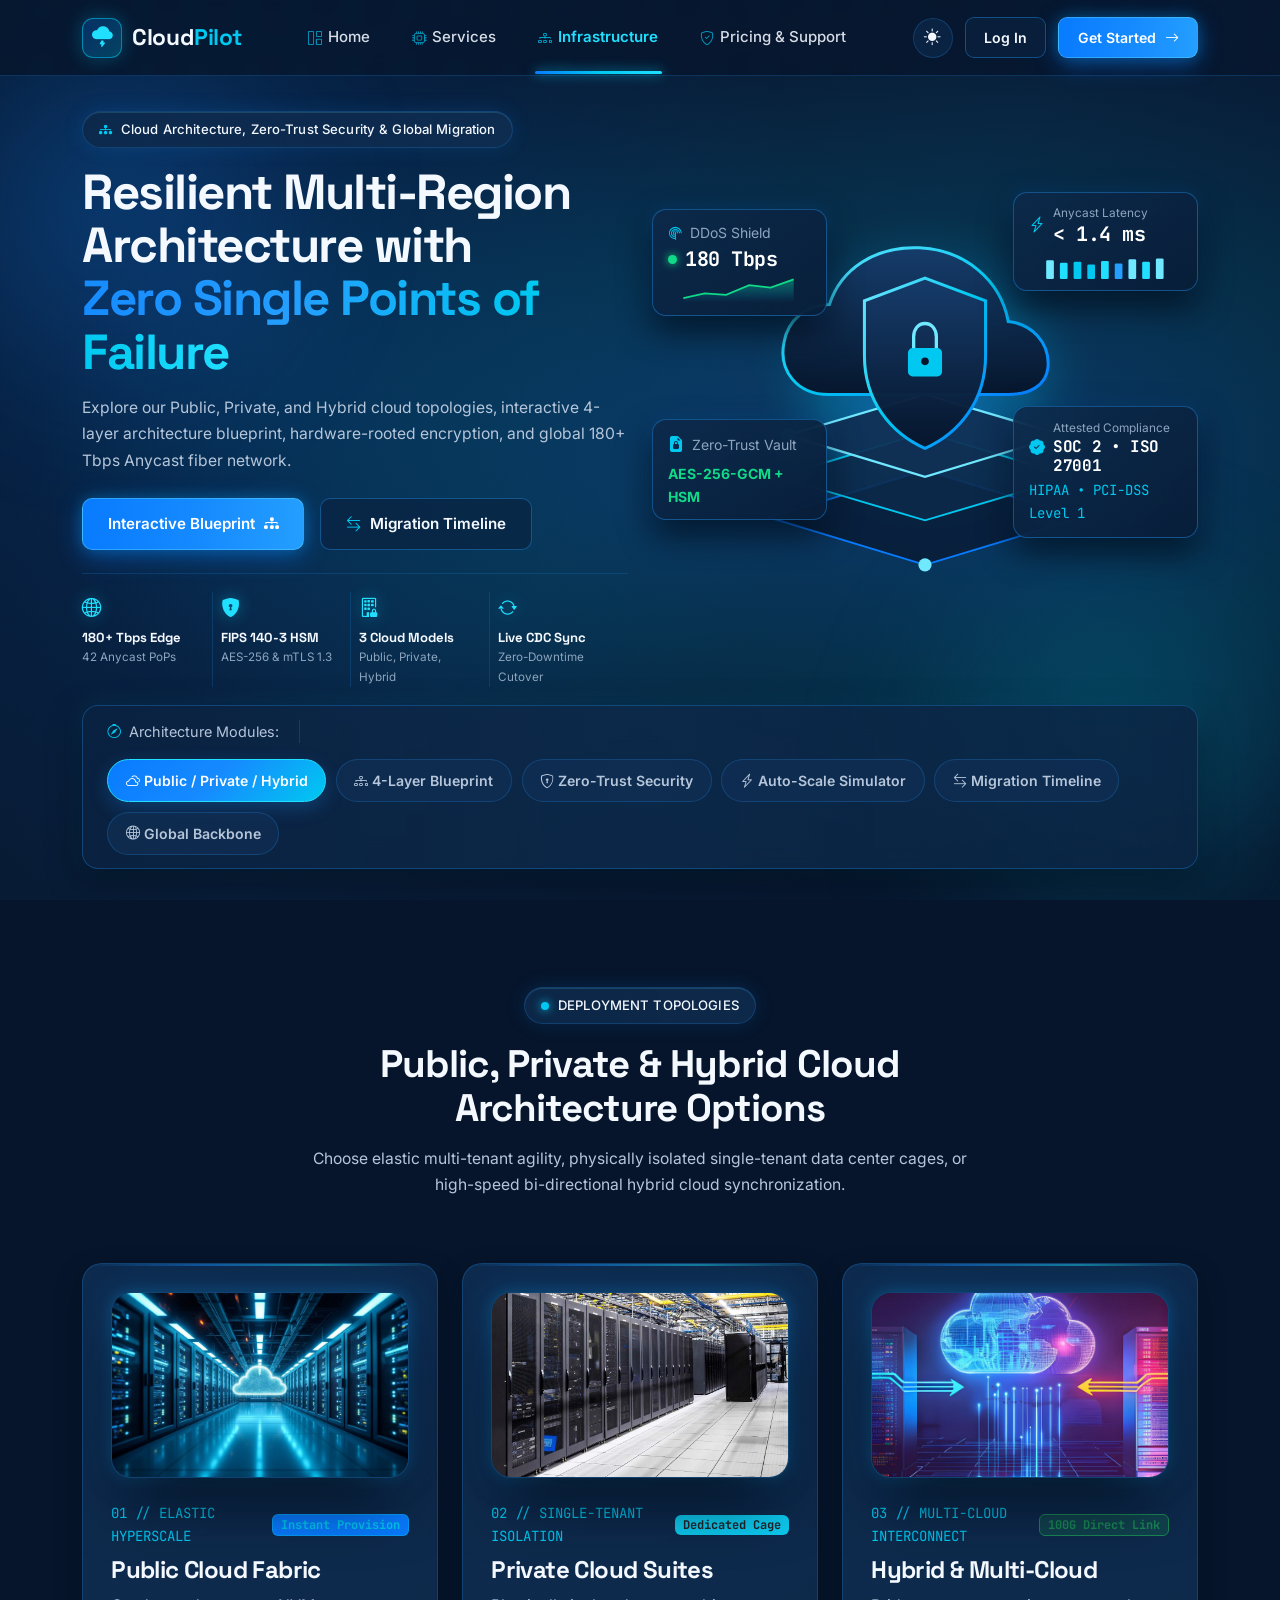
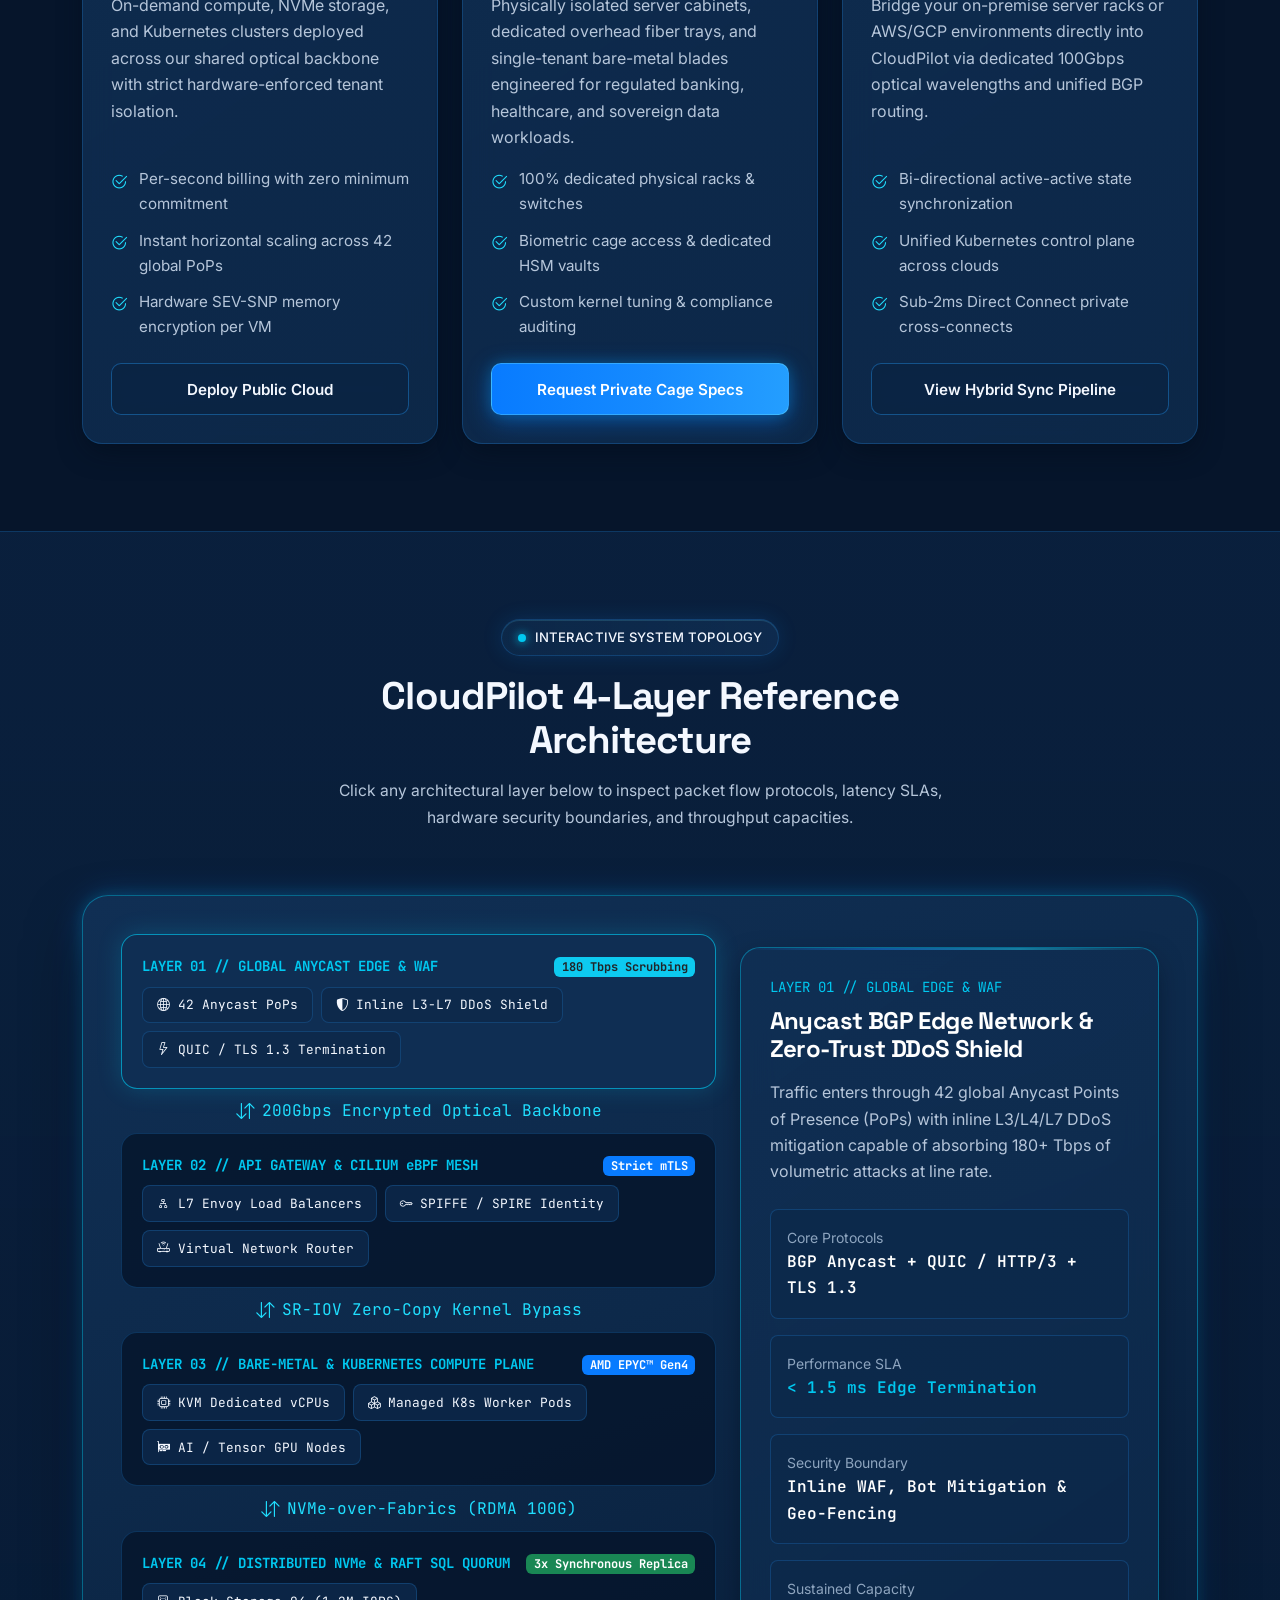
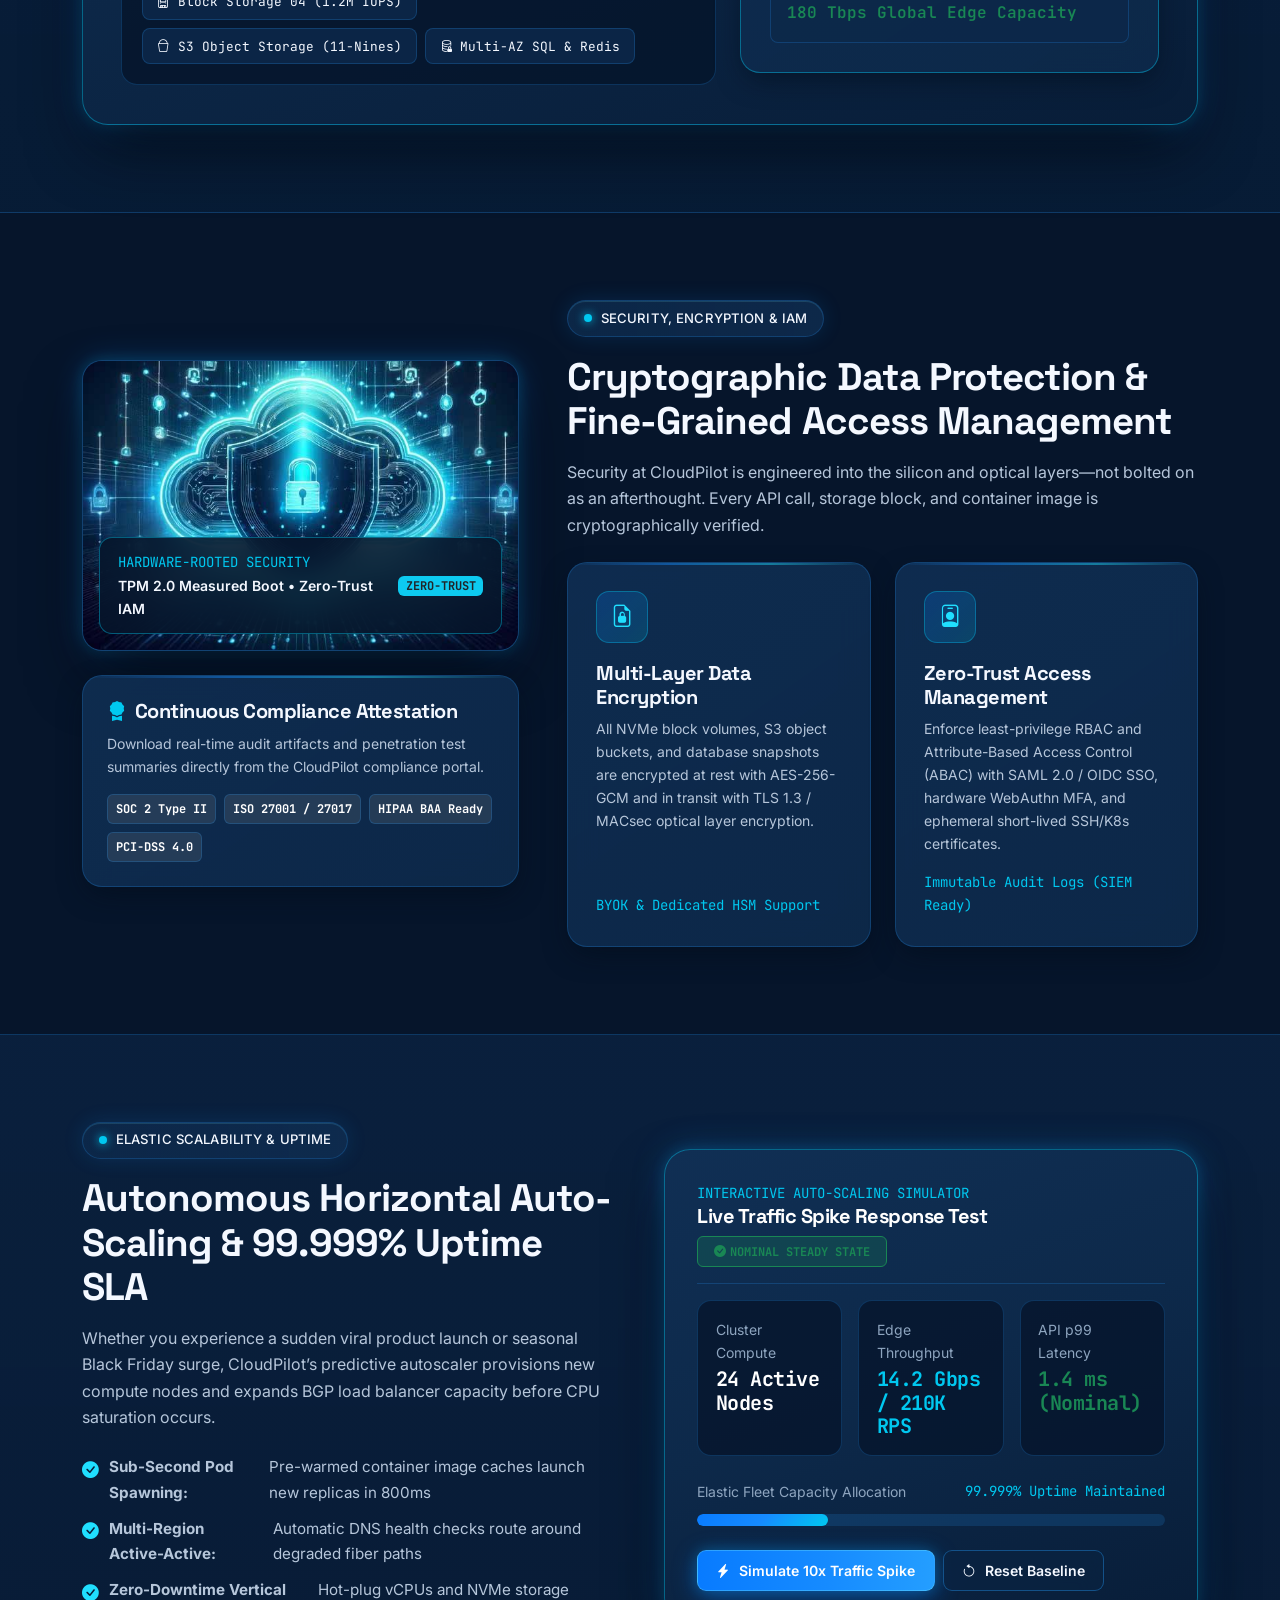
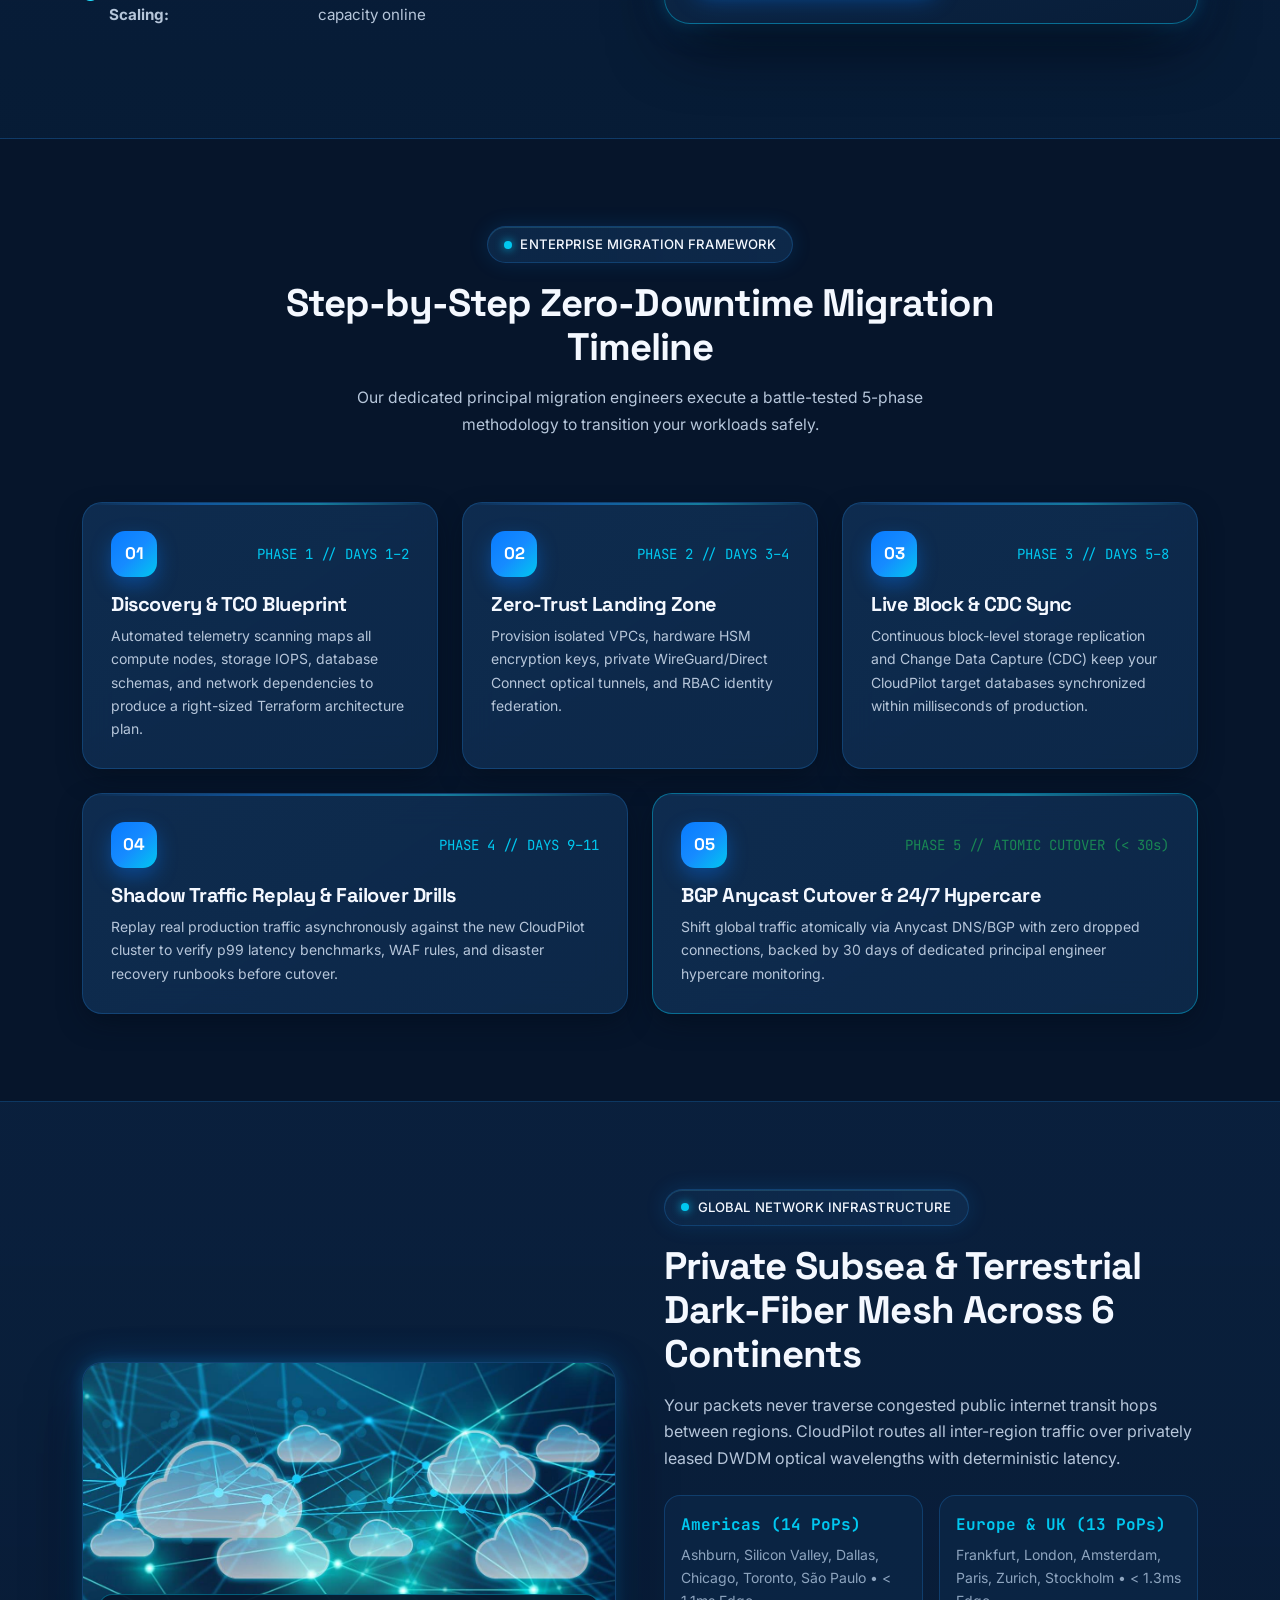
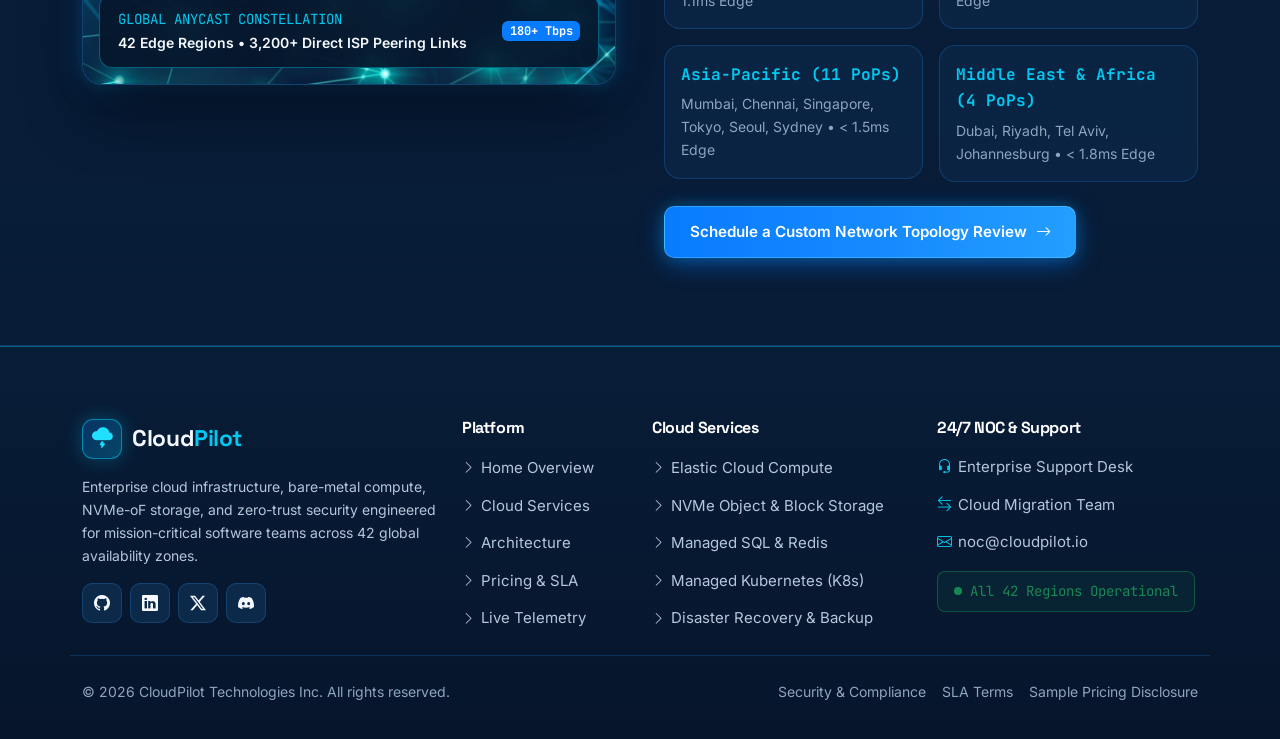
<file: infrastructure.html>
<!DOCTYPE html>
<html lang="en" data-theme="dark">

<head>
  <meta charset="UTF-8" />
  <meta name="viewport" content="width=device-width, initial-scale=1.0" />
  <meta name="description"
    content="CloudPilot Infrastructure — Public, Private & Hybrid Cloud Architecture, Interactive Topology Diagram, Zero-Trust Encryption, Auto-Scaling, Migration Timeline & Global Backbone." />
  <title>Architecture, Security &amp; Migration | CloudPilot Infrastructure</title>

  <!-- Google Fonts: Space Grotesk, Inter, JetBrains Mono -->
  <link rel="preconnect" href="https://fonts.googleapis.com" />
  <link rel="preconnect" href="https://fonts.gstatic.com" crossorigin />
  <link
    href="https://fonts.googleapis.com/css2?family=Inter:wght@400;500;600;700&family=JetBrains+Mono:wght@400;500;600&family=Space+Grotesk:wght@500;600;700&display=swap"
    rel="stylesheet" />

  <!-- Bootstrap 5.3 CSS & Bootstrap Icons CDN -->
  <link href="https://cdn.jsdelivr.net/npm/bootstrap@5.3.3/dist/css/bootstrap.min.css" rel="stylesheet" />
  <link href="https://cdn.jsdelivr.net/npm/bootstrap-icons@1.11.3/font/bootstrap-icons.min.css" rel="stylesheet" />

  <!-- CloudPilot Custom Styles -->
  <link rel="stylesheet" href="assets/css/style.css" />
</head>

<body>

  <!-- ========================================================================
       STICKY HEADER (IDENTICAL ACROSS ALL 4 PAGES)
       ======================================================================== -->
  <header class="cp-header">
    <div class="container">
      <nav class="cp-navbar" aria-label="Primary Navigation">
        <a href="index.html" class="cp-brand">
          <span class="cp-brand-mark"><i class="bi bi-cloud-lightning-fill"></i></span>
          <span class="cp-brand-text">Cloud<span>Pilot</span></span>
        </a>

        <div class="cp-nav-collapse" id="cpNavCollapse">
          <ul class="cp-nav-menu">
            <li><a href="index.html" class="cp-nav-link"><i class="bi bi-grid-1x2"></i> Home</a></li>
            <li><a href="services.html" class="cp-nav-link"><i class="bi bi-cpu"></i> Services</a></li>
            <li><a href="infrastructure.html" class="cp-nav-link active"><i class="bi bi-diagram-3"></i>
                Infrastructure</a></li>
            <li><a href="pricing.html" class="cp-nav-link"><i class="bi bi-shield-check"></i> Pricing &amp; Support</a>
            </li>
          </ul>
          <div class="d-lg-none mt-3 pt-3 border-top border-secondary border-opacity-25 d-flex flex-column gap-2">
            <button type="button" class="btn-cp-secondary w-100" data-bs-toggle="modal"
              data-bs-target="#cpConsoleModal">
              <i class="bi bi-terminal"></i> Console Login
            </button>
            <a href="pricing.html#support-contact" class="btn-cp-primary w-100">
              <i class="bi bi-rocket-takeoff"></i> Get Started
            </a>
          </div>
        </div>

        <div class="cp-nav-actions">
          <button type="button" class="cp-theme-toggle" data-theme-toggle aria-label="Switch theme">
            <i class="bi bi-sun-fill"></i>
          </button>
          <button type="button" class="btn-cp-secondary btn-cp-sm d-none d-lg-inline-flex" data-bs-toggle="modal"
            data-bs-target="#cpConsoleModal">
            Log In
          </button>
          <a href="pricing.html" class="btn-cp-primary btn-cp-sm d-none d-lg-inline-flex">
            Get Started <i class="bi bi-arrow-right"></i>
          </a>
          <button type="button" class="cp-mobile-toggle" id="cpMobileToggle" aria-label="Toggle Menu"
            aria-expanded="false" aria-controls="cpNavCollapse">
            <i class="bi bi-list"></i>
          </button>
        </div>
      </nav>
    </div>
  </header>

  <main>
    <!-- ======================================================================
         INFRASTRUCTURE HERO SECTION (VIEWPORT-FITTED HIGH-LEVEL 2-COLUMN STAGE)
         ====================================================================== -->
    <section class="cp-hero">
      <div class="cp-hero-glow-1"></div>
      <div class="cp-hero-glow-2"></div>

      <div class="container position-relative my-auto">
        <div class="row align-items-center g-4">
          <!-- Left Column: Eyebrow, Heading, Subtitle, CTAs & 4 Architecture Pillars -->
          <div class="col-lg-6 reveal-up">
            <div class="eyebrow-badge">
              <i class="bi bi-diagram-3-fill text-info"></i>
              <span>Cloud Architecture, Zero-Trust Security &amp; Global Migration</span>
            </div>

            <h1 class="display-hero mb-3">
              Resilient Multi-Region<br />
              Architecture with<br />
              <span class="text-gradient">Zero Single Points of Failure</span>
            </h1>

            <p class="section-subtitle mb-4">
              Explore our Public, Private, and Hybrid cloud topologies, interactive 4-layer architecture blueprint, hardware-rooted encryption, and global 180+ Tbps Anycast fiber network.
            </p>

            <!-- Primary & Secondary CTAs -->
            <div class="d-flex flex-wrap align-items-center gap-3 cp-hero-cta-group">
              <a href="#architecture-diagram" class="btn-cp-primary">
                <span>Interactive Blueprint</span> <i class="bi bi-diagram-3-fill"></i>
              </a>
              <a href="#migration-timeline" class="btn-cp-secondary">
                <i class="bi bi-arrow-left-right text-info"></i> <span>Migration Timeline</span>
              </a>
            </div>

            <!-- 4-Column Architecture Feature Strip -->
            <div class="cp-hero-pillars">
              <div class="cp-pillar-item">
                <i class="bi bi-globe2 cp-pillar-icon"></i>
                <div class="cp-pillar-title">180+ Tbps Edge</div>
                <div class="cp-pillar-sub">42 Anycast PoPs</div>
              </div>
              <div class="cp-pillar-item">
                <i class="bi bi-shield-lock-fill cp-pillar-icon"></i>
                <div class="cp-pillar-title">FIPS 140-3 HSM</div>
                <div class="cp-pillar-sub">AES-256 &amp; mTLS 1.3</div>
              </div>
              <div class="cp-pillar-item">
                <i class="bi bi-building-lock cp-pillar-icon"></i>
                <div class="cp-pillar-title">3 Cloud Models</div>
                <div class="cp-pillar-sub">Public, Private, Hybrid</div>
              </div>
              <div class="cp-pillar-item">
                <i class="bi bi-arrow-repeat cp-pillar-icon"></i>
                <div class="cp-pillar-title">Live CDC Sync</div>
                <div class="cp-pillar-sub">Zero-Downtime Cutover</div>
              </div>
            </div>
          </div>

          <!-- Right Column: 3D Glowing Architecture & Security Shield + 4 Floating Cards -->
          <div class="col-lg-6 reveal-up">
            <div class="cp-hero-holo-stage">
              <!-- Floating Card 1: DDoS Scrubbing (Top Left) -->
              <div class="cp-float-card card-uptime">
                <div class="d-flex align-items-center gap-2 mb-1">
                  <i class="bi bi-radar text-info small"></i>
                  <span class="small text-secondary">DDoS Shield</span>
                </div>
                <div class="d-flex align-items-center gap-2 mb-1">
                  <span class="rounded-circle" style="width:9px;height:9px;background:#10D988;box-shadow:0 0 8px #10D988;"></span>
                  <span class="h5 fw-bold text-white mb-0 font-mono" data-counter="180" data-decimals="0" data-suffix=" Tbps">180 Tbps</span>
                </div>
                <svg viewBox="0 0 140 34" class="w-100" style="height:28px;">
                  <defs>
                    <linearGradient id="infDdosGrad" x1="0" y1="0" x2="0" y2="1">
                      <stop offset="0%" stop-color="#10D988" stop-opacity="0.45"/>
                      <stop offset="100%" stop-color="#00C8F0" stop-opacity="0.0"/>
                    </linearGradient>
                  </defs>
                  <path d="M2,27 L28,21 L54,23 L82,11 L108,14 L136,4 L136,32 L2,32 Z" fill="url(#infDdosGrad)"/>
                  <polyline fill="none" stroke="#10D988" stroke-width="2.2" points="2,27 28,21 54,23 82,11 108,14 136,4"/>
                </svg>
              </div>

              <!-- Floating Card 2: Encryption Standard (Bottom Left) -->
              <div class="cp-float-card card-security">
                <div class="d-flex align-items-center gap-2 mb-1">
                  <i class="bi bi-file-earmark-lock2-fill text-info"></i>
                  <span class="small text-secondary">Zero-Trust Vault</span>
                </div>
                <div class="fw-bold small" style="color:#10D988;">AES-256-GCM + HSM</div>
              </div>

              <!-- Central 3D Holographic Architecture & Security Shield SVG -->
              <div class="cp-holo-centerpiece">
                <svg viewBox="0 0 560 440" class="w-100 h-auto" role="img" aria-label="CloudPilot 3D Multi-Layer Cloud Architecture and Zero-Trust Security Shield">
                  <defs>
                    <radialGradient id="infHoloGlow" cx="50%" cy="48%" r="48%">
                      <stop offset="0%" stop-color="#168BFF" stop-opacity="0.54"/>
                      <stop offset="55%" stop-color="#00C8F0" stop-opacity="0.22"/>
                      <stop offset="100%" stop-color="#06152B" stop-opacity="0"/>
                    </radialGradient>
                    <linearGradient id="infRim" x1="0%" y1="0%" x2="100%" y2="100%">
                      <stop offset="0%" stop-color="#70E8FF"/>
                      <stop offset="50%" stop-color="#00C8F0"/>
                      <stop offset="100%" stop-color="#087BFF"/>
                    </linearGradient>
                    <linearGradient id="infShield" x1="0%" y1="0%" x2="0%" y2="100%">
                      <stop offset="0%" stop-color="#163C6B" stop-opacity="0.95"/>
                      <stop offset="100%" stop-color="#06152B" stop-opacity="0.98"/>
                    </linearGradient>
                  </defs>

                  <!-- Ambient Halo -->
                  <circle cx="280" cy="215" r="205" fill="url(#infHoloGlow)"/>

                  <!-- 3 Stacked Isometric Architecture Planes (Edge, Compute, Storage) -->
                  <polygon points="280,295 445,345 280,395 115,345" fill="#081D38" fill-opacity="0.88" stroke="#087BFF" stroke-width="2"/>
                  <polygon points="280,255 435,302 280,348 125,302" fill="#0D294A" fill-opacity="0.88" stroke="#00C8F0" stroke-width="2"/>
                  <polygon points="280,215 425,258 280,302 135,258" fill="#102F54" fill-opacity="0.92" stroke="#70E8FF" stroke-width="2.4"/>

                  <!-- Glowing Cloud Backdrop -->
                  <path d="M178,215 C145,215 125,190 131,160 C135,136 155,120 179,120 C191,82 228,58 274,60 C322,62 360,94 368,138 C392,140 412,160 410,186 C408,206 390,215 368,215 Z"
                        fill="url(#infShield)" stroke="url(#infRim)" stroke-width="3.2"/>

                  <!-- Central Cyber-Security Shield & Padlock -->
                  <path d="M280,92 L344,116 V174 C344,222 316,256 280,272 C244,256 216,222 216,174 V116 Z"
                        fill="url(#infShield)" stroke="url(#infRim)" stroke-width="3.2"/>
                  <rect x="262" y="166" width="36" height="30" rx="5" fill="#00C8F0"/>
                  <path d="M268,166 V154 C268,146 273,140 280,140 C287,140 292,146 292,154 V166" fill="none" stroke="#70E8FF" stroke-width="3.5"/>
                  <circle cx="280" cy="180" r="4" fill="#06152B"/>

                  <!-- Left & Right Hybrid Interconnect Nodes -->
                  <circle cx="135" cy="258" r="7" fill="#20DFFF"/>
                  <circle cx="425" cy="258" r="7" fill="#20DFFF"/>
                  <circle cx="280" cy="395" r="7" fill="#70E8FF"/>
                </svg>
              </div>

              <!-- Floating Card 3: Anycast Latency (Top Right) -->
              <div class="cp-float-card card-servers">
                <div class="d-flex align-items-center gap-2 mb-1">
                  <i class="bi bi-lightning-charge text-info"></i>
                  <div>
                    <div class="small text-secondary" style="font-size:0.74rem;">Anycast Latency</div>
                    <div class="h5 fw-bold text-white mb-0 font-mono">&lt; 1.4 ms</div>
                  </div>
                </div>
                <svg viewBox="0 0 150 28" class="w-100 mt-1" style="height:24px;">
                  <rect x="6" y="6" width="9" height="22" rx="1.5" fill="#70E8FF"/>
                  <rect x="22" y="9" width="9" height="19" rx="1.5" fill="#20DFFF"/>
                  <rect x="38" y="8" width="9" height="20" rx="1.5" fill="#00C8F0"/>
                  <rect x="54" y="11" width="9" height="17" rx="1.5" fill="#00C8F0"/>
                  <rect x="70" y="7" width="9" height="21" rx="1.5" fill="#20DFFF"/>
                  <rect x="86" y="10" width="9" height="18" rx="1.5" fill="#249EFF"/>
                  <rect x="102" y="5" width="9" height="23" rx="1.5" fill="#70E8FF"/>
                  <rect x="118" y="8" width="9" height="20" rx="1.5" fill="#20DFFF"/>
                  <rect x="134" y="4" width="9" height="24" rx="1.5" fill="#70E8FF"/>
                </svg>
              </div>

              <!-- Floating Card 4: Global Compliance (Bottom Right) -->
              <div class="cp-float-card card-regions">
                <div class="d-flex align-items-center gap-2 mb-1">
                  <i class="bi bi-patch-check-fill text-info"></i>
                  <div>
                    <div class="small text-secondary" style="font-size:0.74rem;">Attested Compliance</div>
                    <div class="h6 fw-bold text-white mb-0 font-mono">SOC 2 &bull; ISO 27001</div>
                  </div>
                </div>
                <div class="small text-info font-mono mt-1">HIPAA &bull; PCI-DSS Level 1</div>
              </div>
            </div>
          </div>
        </div>

        <!-- Bottom Viewport Bar: Architecture Sections Quick Navigation -->
        <div class="cp-hero-trust-bar reveal-up" role="navigation" aria-label="Infrastructure Section Jump">
          <div class="cp-trust-label"><i class="bi bi-compass text-info me-1"></i> Architecture Modules:</div>
          <div class="cp-service-nav-pills justify-content-start flex-grow-1">
            <a href="#cloud-models" class="cp-service-pill active"><i class="bi bi-clouds me-1"></i>Public / Private / Hybrid</a>
            <a href="#architecture-diagram" class="cp-service-pill"><i class="bi bi-diagram-3 me-1"></i>4-Layer Blueprint</a>
            <a href="#security-compliance" class="cp-service-pill"><i class="bi bi-shield-lock me-1"></i>Zero-Trust Security</a>
            <a href="#uptime-scalability" class="cp-service-pill"><i class="bi bi-lightning-charge me-1"></i>Auto-Scale Simulator</a>
            <a href="#migration-timeline" class="cp-service-pill"><i class="bi bi-arrow-left-right me-1"></i>Migration Timeline</a>
            <a href="#global-network" class="cp-service-pill"><i class="bi bi-globe2 me-1"></i>Global Backbone</a>
          </div>
        </div>
      </div>
    </section>

    <!-- ======================================================================
         SECTION 1: CLOUD ARCHITECTURE OPTIONS (PUBLIC, PRIVATE & HYBRID CLOUD)
         Uses Unique Images:
         - Public Cloud: assets/images/7.jpg
         - Private Cloud: assets/images/8.jpg
         - Hybrid Cloud: assets/images/13.jpg
         ====================================================================== -->
    <section class="cp-section" id="cloud-models">
      <div class="container">
        <div class="row justify-content-center text-center mb-5 reveal-up">
          <div class="col-lg-8">
            <div class="eyebrow-badge mx-auto">
              <span class="pulse-dot"></span>
              <span>DEPLOYMENT TOPOLOGIES</span>
            </div>
            <h2 class="section-title">Public, Private &amp; Hybrid Cloud Architecture Options</h2>
            <p class="section-subtitle mx-auto">
              Choose elastic multi-tenant agility, physically isolated single-tenant data center cages, or high-speed
              bi-directional hybrid cloud synchronization.
            </p>
          </div>
        </div>

        <div class="row g-4">
          <!-- Option 1: Public Cloud (Image 7) -->
          <div class="col-lg-4 reveal-up">
            <article class="cp-card">
              <div class="cp-visual-frame mb-4" style="aspect-ratio: 16/10;">
                <img src="assets/images/7.jpg"
                  alt="CloudPilot Public Cloud Hyperscale Server Corridor with Glowing Particle Cloud Hologram"
                  loading="lazy" />
              </div>
              <div class="d-flex align-items-center justify-content-between mb-2">
                <span class="font-mono small text-info">01 // ELASTIC HYPERSCALE</span>
                <span class="badge bg-primary bg-opacity-25 text-info border border-info font-mono">Instant
                  Provision</span>
              </div>
              <h3 class="h4 mb-2">Public Cloud Fabric</h3>
              <p class="mb-3">
                On-demand compute, NVMe storage, and Kubernetes clusters deployed across our shared optical backbone
                with strict hardware-enforced tenant isolation.
              </p>
              <ul class="cp-spec-list mt-auto mb-4">
                <li><i class="bi bi-check2-circle"></i> Per-second billing with zero minimum commitment</li>
                <li><i class="bi bi-check2-circle"></i> Instant horizontal scaling across 42 global PoPs</li>
                <li><i class="bi bi-check2-circle"></i> Hardware SEV-SNP memory encryption per VM</li>
              </ul>
              <a href="pricing.html" class="btn-cp-secondary w-100">Deploy Public Cloud</a>
            </article>
          </div>

          <!-- Option 2: Private Cloud (Image 8) -->
          <div class="col-lg-4 reveal-up">
            <article class="cp-card">
              <div class="cp-visual-frame mb-4" style="aspect-ratio: 16/10;">
                <img src="assets/images/8.jpg"
                  alt="CloudPilot Private Cloud Dedicated Enterprise Data Center Suite with Isolated Black Server Racks and Overhead Fiber Trays"
                  loading="lazy" />
              </div>
              <div class="d-flex align-items-center justify-content-between mb-2">
                <span class="font-mono small text-info">02 // SINGLE-TENANT ISOLATION</span>
                <span class="badge bg-info text-dark font-mono">Dedicated Cage</span>
              </div>
              <h3 class="h4 mb-2">Private Cloud Suites</h3>
              <p class="mb-3">
                Physically isolated server cabinets, dedicated overhead fiber trays, and single-tenant bare-metal blades
                engineered for regulated banking, healthcare, and sovereign data workloads.
              </p>
              <ul class="cp-spec-list mt-auto mb-4">
                <li><i class="bi bi-check2-circle"></i> 100% dedicated physical racks &amp; switches</li>
                <li><i class="bi bi-check2-circle"></i> Biometric cage access &amp; dedicated HSM vaults</li>
                <li><i class="bi bi-check2-circle"></i> Custom kernel tuning &amp; compliance auditing</li>
              </ul>
              <a href="pricing.html#support-contact" class="btn-cp-primary w-100">Request Private Cage Specs</a>
            </article>
          </div>

          <!-- Option 3: Hybrid Cloud (Image 13) -->
          <div class="col-lg-4 reveal-up">
            <article class="cp-card">
              <div class="cp-visual-frame mb-4" style="aspect-ratio: 16/10;">
                <img src="assets/images/13.jpg"
                  alt="CloudPilot Hybrid Cloud Architecture Showing Dual On-Premise and Cloud Server Racks Synchronizing Bi-Directionally with Central Global Cloud"
                  loading="lazy" />
              </div>
              <div class="d-flex align-items-center justify-content-between mb-2">
                <span class="font-mono small text-info">03 // MULTI-CLOUD INTERCONNECT</span>
                <span class="badge bg-success bg-opacity-25 text-success border border-success font-mono">100G Direct
                  Link</span>
              </div>
              <h3 class="h4 mb-2">Hybrid &amp; Multi-Cloud</h3>
              <p class="mb-3">
                Bridge your on-premise server racks or AWS/GCP environments directly into CloudPilot via dedicated
                100Gbps optical wavelengths and unified BGP routing.
              </p>
              <ul class="cp-spec-list mt-auto mb-4">
                <li><i class="bi bi-check2-circle"></i> Bi-directional active-active state synchronization</li>
                <li><i class="bi bi-check2-circle"></i> Unified Kubernetes control plane across clouds</li>
                <li><i class="bi bi-check2-circle"></i> Sub-2ms Direct Connect private cross-connects</li>
              </ul>
              <a href="#migration-timeline" class="btn-cp-secondary w-100">View Hybrid Sync Pipeline</a>
            </article>
          </div>
        </div>
      </div>
    </section>

    <!-- ======================================================================
         SECTION 2: VISUALLY ATTRACTIVE INTERACTIVE CLOUD ARCHITECTURE DIAGRAM
         Powered by assets/js/dashboard.js
         ====================================================================== -->
    <section class="cp-section cp-section-alt" id="architecture-diagram">
      <div class="container">
        <div class="row justify-content-center text-center mb-5 reveal-up">
          <div class="col-lg-8">
            <div class="eyebrow-badge mx-auto">
              <span class="pulse-dot"></span>
              <span>INTERACTIVE SYSTEM TOPOLOGY</span>
            </div>
            <h2 class="section-title">CloudPilot 4-Layer Reference Architecture</h2>
            <p class="section-subtitle mx-auto">
              Click any architectural layer below to inspect packet flow protocols, latency SLAs, hardware security
              boundaries, and throughput capacities.
            </p>
          </div>
        </div>

        <div class="cp-arch-diagram reveal-up">
          <div class="row g-4 align-items-center">
            <!-- Left 7 Columns: Visual Interactive Stack Diagram -->
            <div class="col-lg-7">
              <!-- Layer 1: Edge -->
              <div class="cp-arch-layer active" data-arch-layer="edge" tabindex="0" role="button"
                aria-label="Inspect Layer 1 Global Anycast Edge">
                <div class="d-flex justify-content-between align-items-center flex-wrap gap-2 mb-2">
                  <span class="font-mono small text-info fw-bold">LAYER 01 // GLOBAL ANYCAST EDGE &amp; WAF</span>
                  <span class="badge bg-info text-dark font-mono">180 Tbps Scrubbing</span>
                </div>
                <div class="d-flex flex-wrap gap-2">
                  <span class="cp-node-pill"><i class="bi bi-globe2"></i> 42 Anycast PoPs</span>
                  <span class="cp-node-pill"><i class="bi bi-shield-shaded"></i> Inline L3-L7 DDoS Shield</span>
                  <span class="cp-node-pill"><i class="bi bi-lightning"></i> QUIC / TLS 1.3 Termination</span>
                </div>
              </div>

              <div class="cp-arch-connector"><i class="bi bi-arrow-down-up"></i> <span
                  class="font-mono small ms-2">200Gbps Encrypted Optical Backbone</span></div>

              <!-- Layer 2: API Gateway & Mesh -->
              <div class="cp-arch-layer" data-arch-layer="mesh" tabindex="0" role="button"
                aria-label="Inspect Layer 2 API Gateway and Service Mesh">
                <div class="d-flex justify-content-between align-items-center flex-wrap gap-2 mb-2">
                  <span class="font-mono small text-info fw-bold">LAYER 02 // API GATEWAY &amp; CILIUM eBPF MESH</span>
                  <span class="badge bg-primary font-mono">Strict mTLS</span>
                </div>
                <div class="d-flex flex-wrap gap-2">
                  <span class="cp-node-pill"><i class="bi bi-diagram-2"></i> L7 Envoy Load Balancers</span>
                  <span class="cp-node-pill"><i class="bi bi-key"></i> SPIFFE / SPIRE Identity</span>
                  <span class="cp-node-pill"><i class="bi bi-router"></i> Virtual Network Router</span>
                </div>
              </div>

              <div class="cp-arch-connector"><i class="bi bi-arrow-down-up"></i> <span
                  class="font-mono small ms-2">SR-IOV Zero-Copy Kernel Bypass</span></div>

              <!-- Layer 3: Compute Plane -->
              <div class="cp-arch-layer" data-arch-layer="compute" tabindex="0" role="button"
                aria-label="Inspect Layer 3 Bare-Metal and Kubernetes Compute">
                <div class="d-flex justify-content-between align-items-center flex-wrap gap-2 mb-2">
                  <span class="font-mono small text-info fw-bold">LAYER 03 // BARE-METAL &amp; KUBERNETES COMPUTE
                    PLANE</span>
                  <span class="badge bg-primary font-mono">AMD EPYC™ Gen4</span>
                </div>
                <div class="d-flex flex-wrap gap-2">
                  <span class="cp-node-pill"><i class="bi bi-cpu"></i> KVM Dedicated vCPUs</span>
                  <span class="cp-node-pill"><i class="bi bi-boxes"></i> Managed K8s Worker Pods</span>
                  <span class="cp-node-pill"><i class="bi bi-gpu-card"></i> AI / Tensor GPU Nodes</span>
                </div>
              </div>

              <div class="cp-arch-connector"><i class="bi bi-arrow-down-up"></i> <span
                  class="font-mono small ms-2">NVMe-over-Fabrics (RDMA 100G)</span></div>

              <!-- Layer 4: Storage & Database Quorum -->
              <div class="cp-arch-layer" data-arch-layer="storage" tabindex="0" role="button"
                aria-label="Inspect Layer 4 Distributed Storage and SQL Quorum">
                <div class="d-flex justify-content-between align-items-center flex-wrap gap-2 mb-2">
                  <span class="font-mono small text-info fw-bold">LAYER 04 // DISTRIBUTED NVMe &amp; RAFT SQL
                    QUORUM</span>
                  <span class="badge bg-success font-mono">3x Synchronous Replica</span>
                </div>
                <div class="d-flex flex-wrap gap-2">
                  <span class="cp-node-pill"><i class="bi bi-device-ssd"></i> Block Storage 04 (1.2M IOPS)</span>
                  <span class="cp-node-pill"><i class="bi bi-bucket"></i> S3 Object Storage (11-Nines)</span>
                  <span class="cp-node-pill"><i class="bi bi-database-lock"></i> Multi-AZ SQL &amp; Redis</span>
                </div>
              </div>
            </div>

            <!-- Right 5 Columns: Live Layer Specification Inspector -->
            <div class="col-lg-5">
              <div class="cp-card border-info h-100">
                <div class="font-mono small text-info mb-2" id="archSpecBadge">LAYER 01 // GLOBAL EDGE &amp; WAF</div>
                <h3 class="h4 text-white mb-3" id="archSpecTitle">Anycast BGP Edge Network &amp; Zero-Trust DDoS Shield
                </h3>
                <p class="mb-4" id="archSpecDesc">
                  Traffic enters through 42 global Anycast Points of Presence (PoPs) with inline L3/L4/L7 DDoS
                  mitigation capable of absorbing 180+ Tbps of volumetric attacks at line rate.
                </p>

                <div class="d-grid gap-3 mt-auto">
                  <div class="p-3 rounded-3 bg-dark bg-opacity-50 border border-secondary border-opacity-25">
                    <div class="small text-secondary">Core Protocols</div>
                    <div class="font-mono text-white fw-semibold" id="archSpecProtocol">BGP Anycast + QUIC / HTTP/3 +
                      TLS 1.3</div>
                  </div>
                  <div class="p-3 rounded-3 bg-dark bg-opacity-50 border border-secondary border-opacity-25">
                    <div class="small text-secondary">Performance SLA</div>
                    <div class="font-mono text-info fw-semibold" id="archSpecSla">&lt; 1.5 ms Edge Termination</div>
                  </div>
                  <div class="p-3 rounded-3 bg-dark bg-opacity-50 border border-secondary border-opacity-25">
                    <div class="small text-secondary">Security Boundary</div>
                    <div class="font-mono text-white fw-semibold" id="archSpecSecurity">Inline WAF, Bot Mitigation &amp;
                      Geo-Fencing</div>
                  </div>
                  <div class="p-3 rounded-3 bg-dark bg-opacity-50 border border-secondary border-opacity-25">
                    <div class="small text-secondary">Sustained Capacity</div>
                    <div class="font-mono text-success fw-semibold" id="archSpecThroughput">180 Tbps Global Edge
                      Capacity</div>
                  </div>
                </div>
              </div>
            </div>
          </div>
        </div>
      </div>
    </section>

    <!-- ======================================================================
         SECTION 3: INFRASTRUCTURE SECURITY, DATA ENCRYPTION & ACCESS MANAGEMENT
         Uses Image 12: assets/images/12.jpg (Glowing Cyan Cloud Security Shield Matrix)
         ====================================================================== -->
    <section class="cp-section" id="security-compliance">
      <div class="container">
        <div class="row align-items-center g-4 g-lg-5">
          <div class="col-lg-5 reveal-up">
            <div class="cp-visual-frame mb-4">
              <img src="assets/images/12.jpg"
                alt="CloudPilot Cyber-Security Shield with Padlock Superimposed on Digital Cloud Circuit Matrix"
                loading="lazy" />
              <div class="cp-visual-overlay-badge">
                <div>
                  <div class="font-mono small text-info">HARDWARE-ROOTED SECURITY</div>
                  <div class="small fw-semibold">TPM 2.0 Measured Boot &bull; Zero-Trust IAM</div>
                </div>
                <span class="badge bg-info text-dark font-mono">ZERO-TRUST</span>
              </div>
            </div>

            <div class="cp-card p-4">
              <h3 class="h5 mb-2"><i class="bi bi-award-fill text-info me-2"></i>Continuous Compliance Attestation</h3>
              <p class="small mb-3">
                Download real-time audit artifacts and penetration test summaries directly from the CloudPilot
                compliance portal.
              </p>
              <div class="d-flex flex-wrap gap-2">
                <span class="badge bg-secondary bg-opacity-25 text-white border border-secondary font-mono p-2">SOC 2
                  Type II</span>
                <span class="badge bg-secondary bg-opacity-25 text-white border border-secondary font-mono p-2">ISO
                  27001 / 27017</span>
                <span class="badge bg-secondary bg-opacity-25 text-white border border-secondary font-mono p-2">HIPAA
                  BAA Ready</span>
                <span class="badge bg-secondary bg-opacity-25 text-white border border-secondary font-mono p-2">PCI-DSS
                  4.0</span>
              </div>
            </div>
          </div>

          <div class="col-lg-7 reveal-up">
            <div class="eyebrow-badge">
              <span class="pulse-dot"></span>
              <span>SECURITY, ENCRYPTION &amp; IAM</span>
            </div>
            <h2 class="section-title">
              Cryptographic Data Protection &amp; Fine-Grained Access Management
            </h2>
            <p class="mb-4">
              Security at CloudPilot is engineered into the silicon and optical layers—not bolted on as an afterthought.
              Every API call, storage block, and container image is cryptographically verified.
            </p>

            <div class="row g-4">
              <!-- Data Encryption -->
              <div class="col-md-6">
                <div class="cp-card">
                  <div class="cp-icon-box"><i class="bi bi-file-earmark-lock2"></i></div>
                  <h3 class="h5 mb-2">Multi-Layer Data Encryption</h3>
                  <p class="small mb-3">
                    All NVMe block volumes, S3 object buckets, and database snapshots are encrypted at rest with
                    AES-256-GCM and in transit with TLS 1.3 / MACsec optical layer encryption.
                  </p>
                  <div class="mt-auto font-mono small text-info">BYOK &amp; Dedicated HSM Support</div>
                </div>
              </div>

              <!-- Access Management -->
              <div class="col-md-6">
                <div class="cp-card">
                  <div class="cp-icon-box"><i class="bi bi-person-badge"></i></div>
                  <h3 class="h5 mb-2">Zero-Trust Access Management</h3>
                  <p class="small mb-3">
                    Enforce least-privilege RBAC and Attribute-Based Access Control (ABAC) with SAML 2.0 / OIDC SSO,
                    hardware WebAuthn MFA, and ephemeral short-lived SSH/K8s certificates.
                  </p>
                  <div class="mt-auto font-mono small text-info">Immutable Audit Logs (SIEM Ready)</div>
                </div>
              </div>
            </div>
          </div>
        </div>
      </div>
    </section>

    <!-- ======================================================================
         SECTION 4: SERVER UPTIME MONITORING & SCALABILITY SIMULATOR
         Powered by assets/js/dashboard.js
         ====================================================================== -->
    <section class="cp-section cp-section-alt" id="uptime-scalability">
      <div class="container">
        <div class="row align-items-center g-4 g-lg-5">
          <div class="col-lg-6 reveal-up">
            <div class="eyebrow-badge">
              <span class="pulse-dot"></span>
              <span>ELASTIC SCALABILITY &amp; UPTIME</span>
            </div>
            <h2 class="section-title">
              Autonomous Horizontal Auto-Scaling &amp; 99.999% Uptime SLA
            </h2>
            <p class="mb-4">
              Whether you experience a sudden viral product launch or seasonal Black Friday surge, CloudPilot’s
              predictive autoscaler provisions new compute nodes and expands BGP load balancer capacity before CPU
              saturation occurs.
            </p>

            <ul class="cp-spec-list mb-4">
              <li><i class="bi bi-check-circle-fill"></i> <strong>Sub-Second Pod Spawning:</strong> Pre-warmed container
                image caches launch new replicas in 800ms</li>
              <li><i class="bi bi-check-circle-fill"></i> <strong>Multi-Region Active-Active:</strong> Automatic DNS
                health checks route around degraded fiber paths</li>
              <li><i class="bi bi-check-circle-fill"></i> <strong>Zero-Downtime Vertical Scaling:</strong> Hot-plug
                vCPUs and NVMe storage capacity online</li>
            </ul>
          </div>

          <!-- Interactive Stress Simulator Widget -->
          <div class="col-lg-6 reveal-up">
            <div class="cp-dashboard-shell">
              <div
                class="d-flex justify-content-between align-items-center flex-wrap gap-2 pb-3 mb-3 border-bottom border-secondary border-opacity-25">
                <div>
                  <div class="font-mono small text-info">INTERACTIVE AUTO-SCALING SIMULATOR</div>
                  <h3 class="h5 text-white mb-0">Live Traffic Spike Response Test</h3>
                </div>
                <span class="badge bg-success bg-opacity-25 text-success border border-success font-mono px-3 py-2"
                  id="simStatusBadge">
                  <i class="bi bi-check-circle-fill me-1"></i>NOMINAL STEADY STATE
                </span>
              </div>

              <div class="row g-3 mb-4">
                <div class="col-sm-4">
                  <div class="cp-metric-tile">
                    <div class="small text-secondary">Cluster Compute</div>
                    <div class="h5 fw-bold text-white font-mono mt-1 mb-0" id="simActivePods">24 Active Nodes</div>
                  </div>
                </div>
                <div class="col-sm-4">
                  <div class="cp-metric-tile">
                    <div class="small text-secondary">Edge Throughput</div>
                    <div class="h5 fw-bold text-info font-mono mt-1 mb-0" id="simThroughput">14.2 Gbps / 210K RPS</div>
                  </div>
                </div>
                <div class="col-sm-4">
                  <div class="cp-metric-tile">
                    <div class="small text-secondary">API p99 Latency</div>
                    <div class="h5 fw-bold text-success font-mono mt-1 mb-0" id="simLatency">1.4 ms (Nominal)</div>
                  </div>
                </div>
              </div>

              <div class="mb-4">
                <div class="d-flex justify-content-between small mb-1">
                  <span class="text-secondary">Elastic Fleet Capacity Allocation</span>
                  <span class="font-mono text-info">99.999% Uptime Maintained</span>
                </div>
                <div class="cp-progress-track" style="height: 12px;">
                  <div class="cp-progress-fill" id="simScaleBar" style="width: 28%;"></div>
                </div>
              </div>

              <div class="d-flex flex-wrap gap-2">
                <button type="button" class="btn-cp-primary btn-cp-sm" id="simulateSpikeBtn">
                  <i class="bi bi-lightning-charge-fill"></i> Simulate 10x Traffic Spike
                </button>
                <button type="button" class="btn-cp-secondary btn-cp-sm" id="resetSpikeBtn">
                  <i class="bi bi-arrow-counterclockwise"></i> Reset Baseline
                </button>
              </div>
            </div>
          </div>
        </div>
      </div>
    </section>

    <!-- ======================================================================
         SECTION 5: PROFESSIONAL STEP-BY-STEP CLOUD MIGRATION TIMELINE
         ====================================================================== -->
    <section class="cp-section" id="migration-timeline">
      <div class="container">
        <div class="row justify-content-center text-center mb-5 reveal-up">
          <div class="col-lg-8">
            <div class="eyebrow-badge mx-auto">
              <span class="pulse-dot"></span>
              <span>ENTERPRISE MIGRATION FRAMEWORK</span>
            </div>
            <h2 class="section-title">Step-by-Step Zero-Downtime Migration Timeline</h2>
            <p class="section-subtitle mx-auto">
              Our dedicated principal migration engineers execute a battle-tested 5-phase methodology to transition your
              workloads safely.
            </p>
          </div>
        </div>

        <div class="row g-4 reveal-up">
          <div class="col-md-6 col-lg-4">
            <div class="cp-card">
              <div class="d-flex justify-content-between align-items-center mb-3">
                <span class="cp-step-num" style="width:46px;height:46px;font-size:1.05rem;">01</span>
                <span class="font-mono small text-info">PHASE 1 // DAYS 1–2</span>
              </div>
              <h3 class="h5 mb-2">Discovery &amp; TCO Blueprint</h3>
              <p class="small mb-0">
                Automated telemetry scanning maps all compute nodes, storage IOPS, database schemas, and network
                dependencies to produce a right-sized Terraform architecture plan.
              </p>
            </div>
          </div>

          <div class="col-md-6 col-lg-4">
            <div class="cp-card">
              <div class="d-flex justify-content-between align-items-center mb-3">
                <span class="cp-step-num" style="width:46px;height:46px;font-size:1.05rem;">02</span>
                <span class="font-mono small text-info">PHASE 2 // DAYS 3–4</span>
              </div>
              <h3 class="h5 mb-2">Zero-Trust Landing Zone</h3>
              <p class="small mb-0">
                Provision isolated VPCs, hardware HSM encryption keys, private WireGuard/Direct Connect optical tunnels,
                and RBAC identity federation.
              </p>
            </div>
          </div>

          <div class="col-md-6 col-lg-4">
            <div class="cp-card">
              <div class="d-flex justify-content-between align-items-center mb-3">
                <span class="cp-step-num" style="width:46px;height:46px;font-size:1.05rem;">03</span>
                <span class="font-mono small text-info">PHASE 3 // DAYS 5–8</span>
              </div>
              <h3 class="h5 mb-2">Live Block &amp; CDC Sync</h3>
              <p class="small mb-0">
                Continuous block-level storage replication and Change Data Capture (CDC) keep your CloudPilot target
                databases synchronized within milliseconds of production.
              </p>
            </div>
          </div>

          <div class="col-md-6 col-lg-6">
            <div class="cp-card">
              <div class="d-flex justify-content-between align-items-center mb-3">
                <span class="cp-step-num" style="width:46px;height:46px;font-size:1.05rem;">04</span>
                <span class="font-mono small text-info">PHASE 4 // DAYS 9–11</span>
              </div>
              <h3 class="h5 mb-2">Shadow Traffic Replay &amp; Failover Drills</h3>
              <p class="small mb-0">
                Replay real production traffic asynchronously against the new CloudPilot cluster to verify p99 latency
                benchmarks, WAF rules, and disaster recovery runbooks before cutover.
              </p>
            </div>
          </div>

          <div class="col-md-12 col-lg-6">
            <div class="cp-card border-info">
              <div class="d-flex justify-content-between align-items-center mb-3">
                <span class="cp-step-num" style="width:46px;height:46px;font-size:1.05rem;">05</span>
                <span class="font-mono small text-success">PHASE 5 // ATOMIC CUTOVER (&lt; 30s)</span>
              </div>
              <h3 class="h5 mb-2">BGP Anycast Cutover &amp; 24/7 Hypercare</h3>
              <p class="small mb-0">
                Shift global traffic atomically via Anycast DNS/BGP with zero dropped connections, backed by 30 days of
                dedicated principal engineer hypercare monitoring.
              </p>
            </div>
          </div>
        </div>
      </div>
    </section>

    <!-- ======================================================================
         SECTION 6: GLOBAL NETWORK INFRASTRUCTURE
         Uses Image 20: assets/images/20.jpg (Global Cloud Fiber Constellation Mesh)
         ====================================================================== -->
    <section class="cp-section cp-section-alt" id="global-network">
      <div class="container">
        <div class="row align-items-center g-4 g-lg-5">
          <div class="col-lg-6 reveal-up">
            <div class="cp-visual-frame">
              <img src="assets/images/20.jpg"
                alt="CloudPilot Global Cloud Network Infrastructure Showing Interconnected Translucent Cloud Nodes Across a Glowing Cyan Fiber-Optic Constellation"
                loading="lazy" />
              <div class="cp-visual-overlay-badge">
                <div>
                  <div class="font-mono small text-info">GLOBAL ANYCAST CONSTELLATION</div>
                  <div class="small fw-semibold">42 Edge Regions &bull; 3,200+ Direct ISP Peering Links</div>
                </div>
                <span class="badge bg-primary font-mono">180+ Tbps</span>
              </div>
            </div>
          </div>

          <div class="col-lg-6 reveal-up">
            <div class="eyebrow-badge">
              <span class="pulse-dot"></span>
              <span>GLOBAL NETWORK INFRASTRUCTURE</span>
            </div>
            <h2 class="section-title">
              Private Subsea &amp; Terrestrial Dark-Fiber Mesh Across 6 Continents
            </h2>
            <p class="mb-4">
              Your packets never traverse congested public internet transit hops between regions. CloudPilot routes all
              inter-region traffic over privately leased DWDM optical wavelengths with deterministic latency.
            </p>

            <div class="row g-3 mb-4">
              <div class="col-sm-6">
                <div class="p-3 rounded-4 border border-secondary border-opacity-25 bg-dark bg-opacity-25">
                  <div class="font-mono text-info fw-bold">Americas (14 PoPs)</div>
                  <div class="small text-secondary mt-1">Ashburn, Silicon Valley, Dallas, Chicago, Toronto, São Paulo
                    &bull; &lt; 1.1ms Edge</div>
                </div>
              </div>
              <div class="col-sm-6">
                <div class="p-3 rounded-4 border border-secondary border-opacity-25 bg-dark bg-opacity-25">
                  <div class="font-mono text-info fw-bold">Europe &amp; UK (13 PoPs)</div>
                  <div class="small text-secondary mt-1">Frankfurt, London, Amsterdam, Paris, Zurich, Stockholm &bull;
                    &lt; 1.3ms Edge</div>
                </div>
              </div>
              <div class="col-sm-6">
                <div class="p-3 rounded-4 border border-secondary border-opacity-25 bg-dark bg-opacity-25">
                  <div class="font-mono text-info fw-bold">Asia-Pacific (11 PoPs)</div>
                  <div class="small text-secondary mt-1">Mumbai, Chennai, Singapore, Tokyo, Seoul, Sydney &bull; &lt;
                    1.5ms Edge</div>
                </div>
              </div>
              <div class="col-sm-6">
                <div class="p-3 rounded-4 border border-secondary border-opacity-25 bg-dark bg-opacity-25">
                  <div class="font-mono text-info fw-bold">Middle East &amp; Africa (4 PoPs)</div>
                  <div class="small text-secondary mt-1">Dubai, Riyadh, Tel Aviv, Johannesburg &bull; &lt; 1.8ms Edge
                  </div>
                </div>
              </div>
            </div>

            <a href="pricing.html#support-contact" class="btn-cp-primary">
              Schedule a Custom Network Topology Review <i class="bi bi-arrow-right"></i>
            </a>
          </div>
        </div>
      </div>
    </section>
  </main>

  <!-- ========================================================================
       FOOTER (IDENTICAL ACROSS ALL 4 PAGES)
       ======================================================================== -->
  <footer class="cp-footer">
    <div class="container">
      <div class="row g-4 pb-4 border-bottom border-secondary border-opacity-25">
        <div class="col-lg-4">
          <a href="index.html" class="cp-brand mb-3">
            <span class="cp-brand-mark"><i class="bi bi-cloud-lightning-fill"></i></span>
            <span class="cp-brand-text">Cloud<span>Pilot</span></span>
          </a>
          <p class="small mb-3">
            Enterprise cloud infrastructure, bare-metal compute, NVMe-oF storage, and zero-trust security engineered for
            mission-critical software teams across 42 global availability zones.
          </p>
          <div class="d-flex align-items-center gap-2">
            <a href="https://github.com" target="_blank" rel="noopener noreferrer" class="cp-social-btn"
              aria-label="GitHub"><i class="bi bi-github"></i></a>
            <a href="https://linkedin.com" target="_blank" rel="noopener noreferrer" class="cp-social-btn"
              aria-label="LinkedIn"><i class="bi bi-linkedin"></i></a>
            <a href="https://x.com" target="_blank" rel="noopener noreferrer" class="cp-social-btn"
              aria-label="X Twitter"><i class="bi bi-twitter-x"></i></a>
            <a href="https://discord.com" target="_blank" rel="noopener noreferrer" class="cp-social-btn"
              aria-label="Discord"><i class="bi bi-discord"></i></a>
          </div>
        </div>

        <div class="col-6 col-md-4 col-lg-2">
          <h3 class="h6 text-white mb-3">Platform</h3>
          <ul class="cp-footer-links">
            <li><a href="index.html"><i class="bi bi-chevron-right small"></i> Home Overview</a></li>
            <li><a href="services.html"><i class="bi bi-chevron-right small"></i> Cloud Services</a></li>
            <li><a href="infrastructure.html"><i class="bi bi-chevron-right small"></i> Architecture</a></li>
            <li><a href="pricing.html"><i class="bi bi-chevron-right small"></i> Pricing &amp; SLA</a></li>
            <li><a href="index.html#live-monitoring"><i class="bi bi-chevron-right small"></i> Live Telemetry</a></li>
          </ul>
        </div>

        <div class="col-6 col-md-4 col-lg-3">
          <h3 class="h6 text-white mb-3">Cloud Services</h3>
          <ul class="cp-footer-links">
            <li><a href="services.html#service-compute"><i class="bi bi-chevron-right small"></i> Elastic Cloud
                Compute</a></li>
            <li><a href="services.html#service-storage"><i class="bi bi-chevron-right small"></i> NVMe Object &amp;
                Block Storage</a></li>
            <li><a href="services.html#service-database"><i class="bi bi-chevron-right small"></i> Managed SQL &amp;
                Redis</a></li>
            <li><a href="services.html#service-devops"><i class="bi bi-chevron-right small"></i> Managed Kubernetes
                (K8s)</a></li>
            <li><a href="services.html#service-backup"><i class="bi bi-chevron-right small"></i> Disaster Recovery &amp;
                Backup</a></li>
          </ul>
        </div>

        <div class="col-md-4 col-lg-3">
          <h3 class="h6 text-white mb-3">24/7 NOC &amp; Support</h3>
          <ul class="cp-footer-links mb-3">
            <li><a href="pricing.html#support-contact"><i class="bi bi-headset text-info"></i> Enterprise Support
                Desk</a></li>
            <li><a href="infrastructure.html#migration-timeline"><i class="bi bi-arrow-left-right text-info"></i> Cloud
                Migration Team</a></li>
            <li><a href="mailto:noc@cloudpilot.io"><i class="bi bi-envelope text-info"></i> noc@cloudpilot.io</a></li>
          </ul>
          <div
            class="p-2 px-3 rounded-3 border border-success border-opacity-50 bg-success bg-opacity-10 d-inline-flex align-items-center gap-2">
            <span class="rounded-circle bg-success" style="width:8px;height:8px;"></span>
            <span class="font-mono small text-success">All 42 Regions Operational</span>
          </div>
        </div>
      </div>

      <div
        class="pt-4 d-flex flex-column flex-sm-row align-items-center justify-content-between gap-2 small text-secondary">
        <div>&copy; 2026 CloudPilot Technologies Inc. All rights reserved.</div>
        <div class="d-flex gap-3">
          <a href="infrastructure.html#security-compliance" class="text-secondary">Security &amp; Compliance</a>
          <a href="pricing.html#support-contact" class="text-secondary">SLA Terms</a>
          <a href="pricing.html" class="text-secondary">Sample Pricing Disclosure</a>
        </div>
      </div>
    </div>
  </footer>

  <button type="button" class="cp-back-to-top" id="cpBackToTop" aria-label="Back to top">
    <i class="bi bi-arrow-up"></i>
  </button>

  <!-- Cloud Console Login / Provision Modal -->
  <div class="modal fade" id="cpConsoleModal" tabindex="-1" aria-labelledby="cpConsoleModalLabel" aria-hidden="true">
    <div class="modal-dialog modal-dialog-centered">
      <div class="modal-content cp-card border-info" style="background: var(--cp-bg-glass-strong);">
        <div class="modal-header border-bottom border-secondary border-opacity-25 pb-3">
          <h2 class="modal-title h5 text-white d-flex align-items-center gap-2" id="cpConsoleModalLabel">
            <i class="bi bi-terminal-fill text-info"></i> CloudPilot Control Plane Access
          </h2>
          <button type="button" class="btn-close btn-close-white" data-bs-dismiss="modal" aria-label="Close"></button>
        </div>
        <div class="modal-body pt-3">
          <form class="cp-needs-validation" novalidate>
            <div class="mb-3">
              <label for="modalEmailInf" class="cp-form-label">Work Email / IAM Principal</label>
              <input type="email" id="modalEmailInf" name="fullName" class="cp-form-control"
                placeholder="architect@company.com" required />
              <div class="cp-invalid-feedback">Please enter a valid enterprise email address.</div>
            </div>
            <div class="mb-3">
              <label for="modalRegionInf" class="cp-form-label">Primary Control Plane Region</label>
              <select id="modalRegionInf" name="plan" class="cp-form-control" required>
                <option value="us-east-1 (N. Virginia)">us-east-1 (N. Virginia)</option>
                <option value="eu-central-1 (Frankfurt)">eu-central-1 (Frankfurt)</option>
                <option value="ap-south-1 (Mumbai)">ap-south-1 (Mumbai)</option>
                <option value="ap-northeast-1 (Tokyo)">ap-northeast-1 (Tokyo)</option>
              </select>
            </div>
            <div class="mb-3">
              <label for="modalTokenInf" class="cp-form-label">Password or SSO Passkey</label>
              <input type="password" id="modalTokenInf" class="cp-form-control" minlength="6" placeholder="••••••••••••"
                required />
              <div class="cp-invalid-feedback">Please enter at least 6 characters.</div>
            </div>
            <button type="submit" class="btn-cp-primary w-100">
              <i class="bi bi-shield-lock"></i> Verify Credentials (Demo Preview)
            </button>
            <div class="cp-form-status" hidden></div>
          </form>
        </div>
      </div>
    </div>
  </div>

  <!-- Bootstrap 5 JS Bundle & CloudPilot Scripts -->
  <script src="https://cdn.jsdelivr.net/npm/bootstrap@5.3.3/dist/js/bootstrap.bundle.min.js"></script>
  <script src="assets/js/main.js"></script>
  <script src="assets/js/dashboard.js"></script>
</body>

</html>
</file>
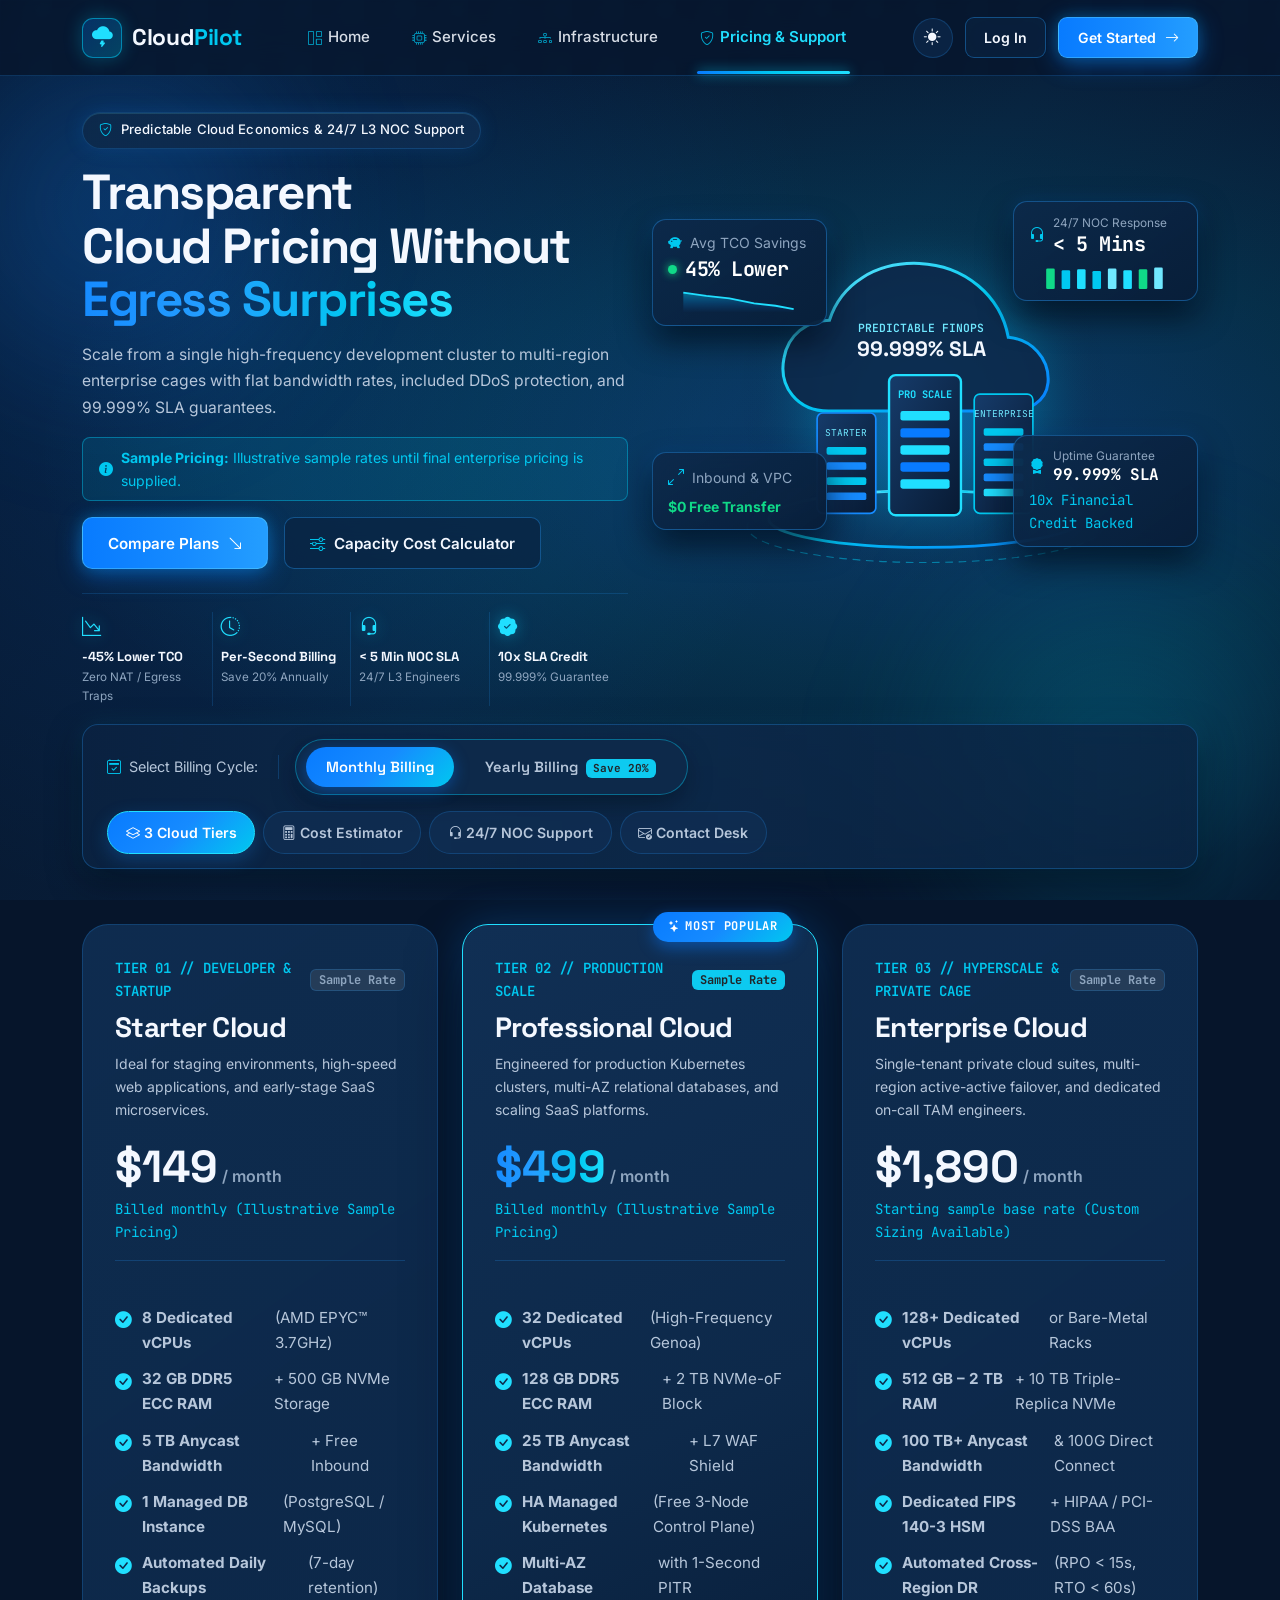
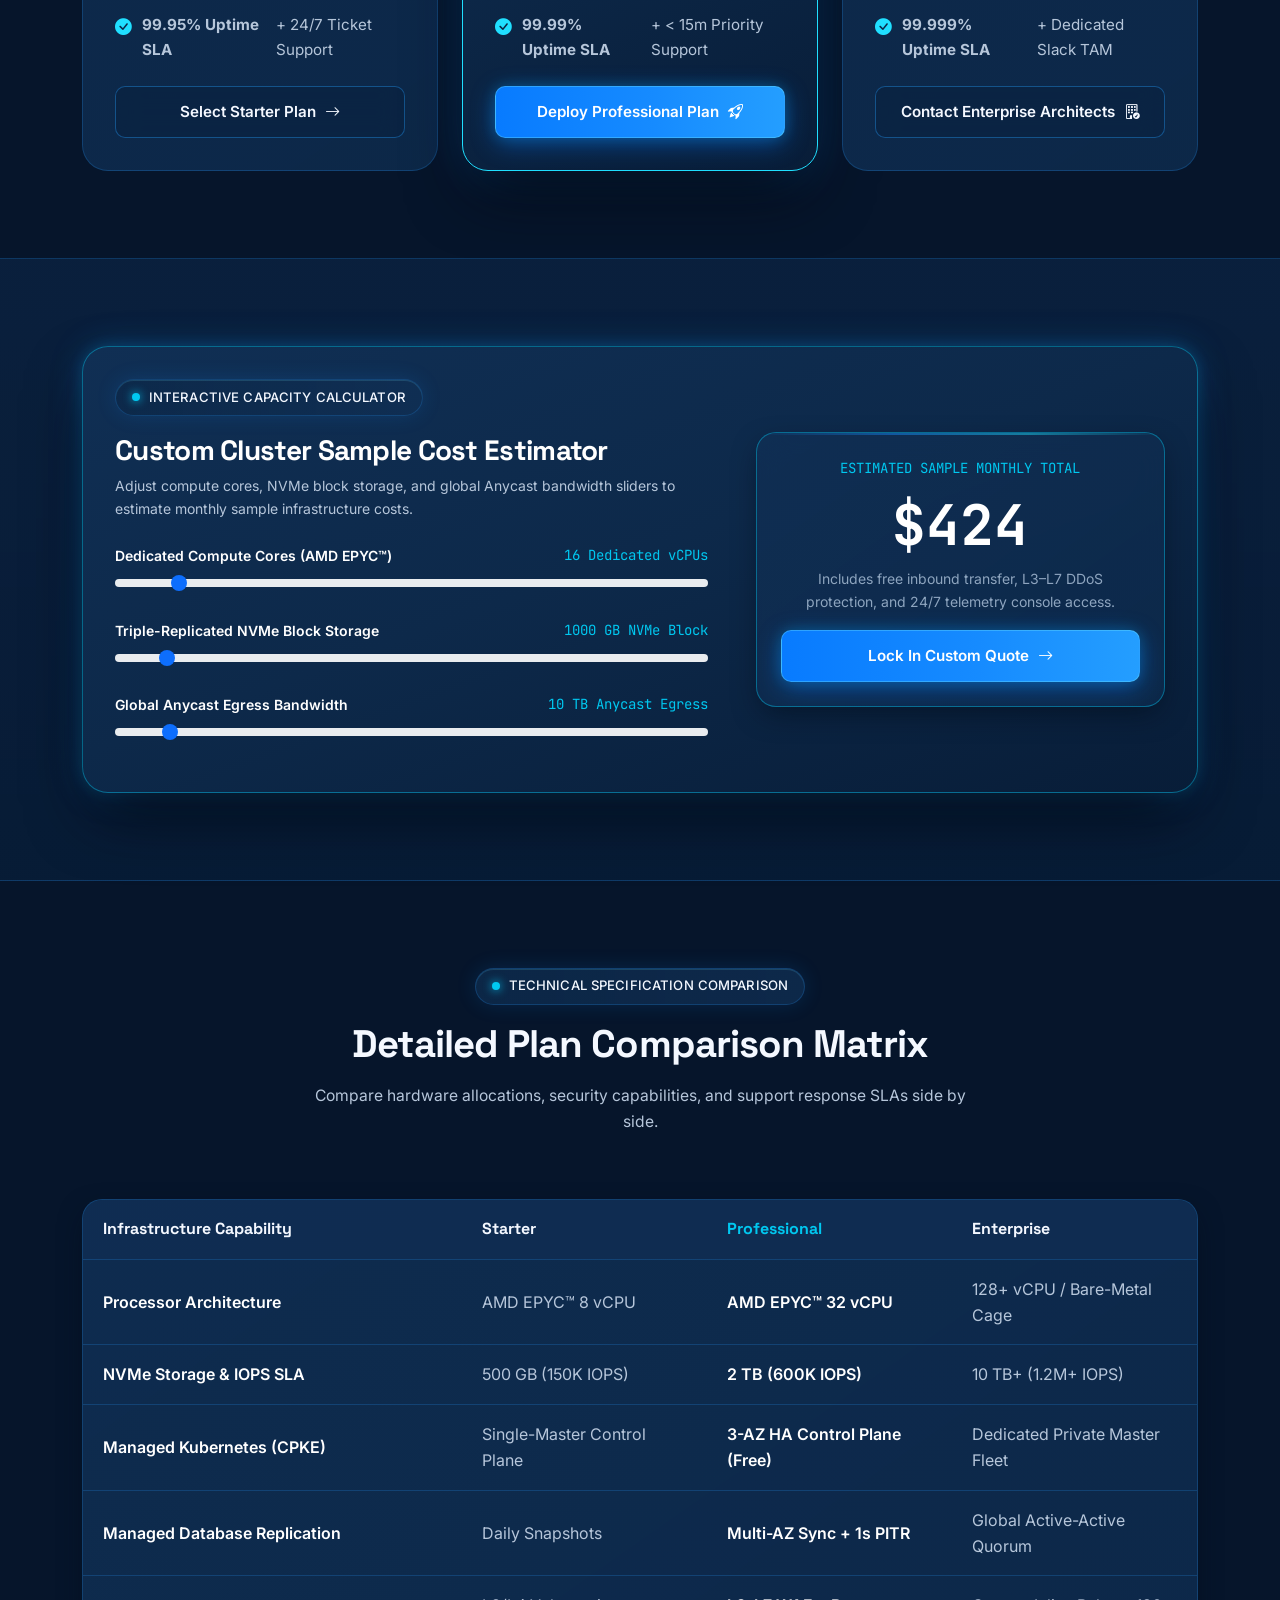
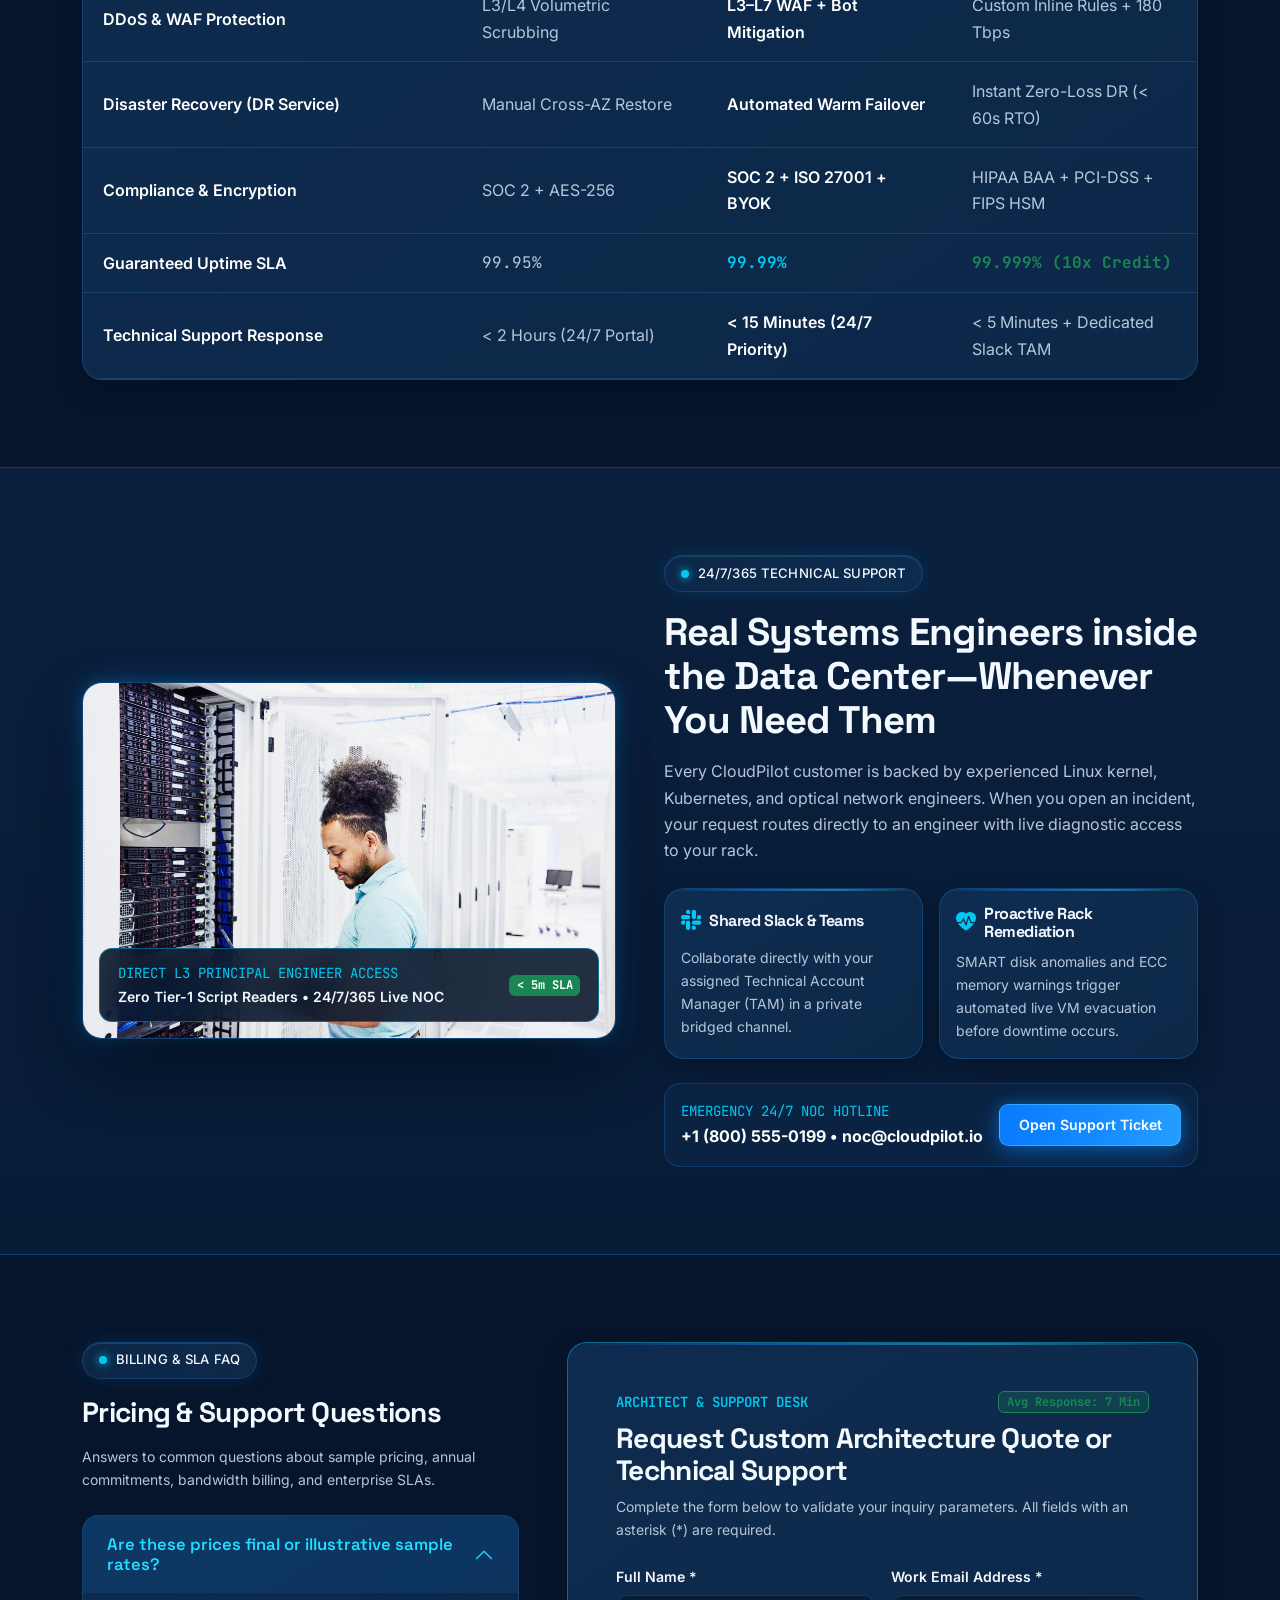
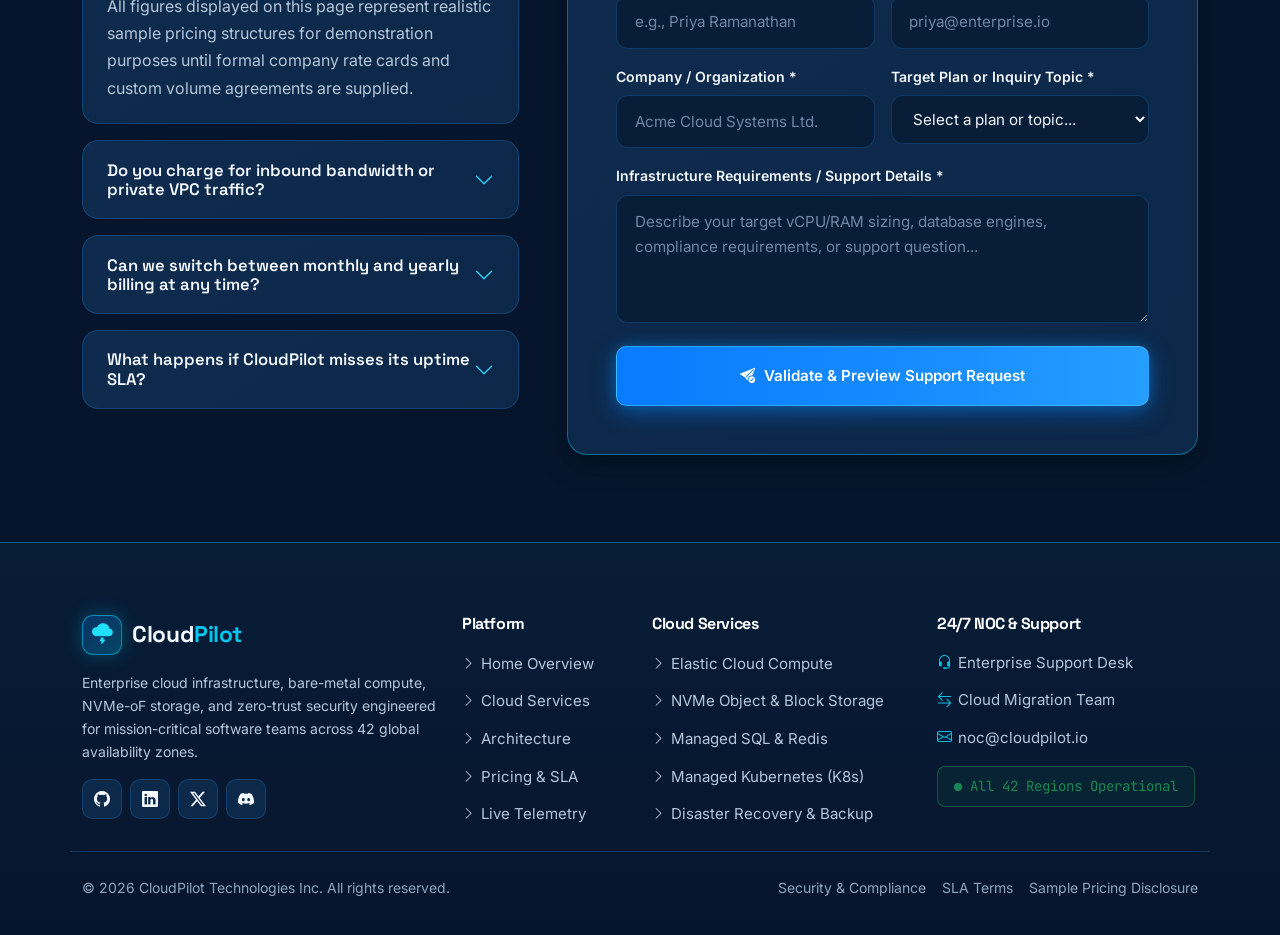
<file: pricing.html>
<!DOCTYPE html>
<html lang="en" data-theme="dark">
<head>
  <meta charset="UTF-8" />
  <meta name="viewport" content="width=device-width, initial-scale=1.0" />
  <meta name="description" content="CloudPilot Pricing & Technical Support — Starter, Professional & Enterprise Cloud Plans, Monthly/Annual Billing Toggle, Plan Comparison, FAQ & 24/7 NOC Engineering Support." />
  <title>Pricing &amp; Technical Support | CloudPilot Enterprise Cloud</title>

  <!-- Google Fonts: Space Grotesk, Inter, JetBrains Mono -->
  <link rel="preconnect" href="https://fonts.googleapis.com" />
  <link rel="preconnect" href="https://fonts.gstatic.com" crossorigin />
  <link href="https://fonts.googleapis.com/css2?family=Inter:wght@400;500;600;700&family=JetBrains+Mono:wght@400;500;600&family=Space+Grotesk:wght@500;600;700&display=swap" rel="stylesheet" />

  <!-- Bootstrap 5.3 CSS & Bootstrap Icons CDN -->
  <link href="https://cdn.jsdelivr.net/npm/bootstrap@5.3.3/dist/css/bootstrap.min.css" rel="stylesheet" />
  <link href="https://cdn.jsdelivr.net/npm/bootstrap-icons@1.11.3/font/bootstrap-icons.min.css" rel="stylesheet" />

  <!-- CloudPilot Custom Styles -->
  <link rel="stylesheet" href="assets/css/style.css" />
</head>
<body>

  <!-- ========================================================================
       STICKY HEADER (IDENTICAL ACROSS ALL 4 PAGES)
       ======================================================================== -->
  <header class="cp-header">
    <div class="container">
      <nav class="cp-navbar" aria-label="Primary Navigation">
        <a href="index.html" class="cp-brand">
          <span class="cp-brand-mark"><i class="bi bi-cloud-lightning-fill"></i></span>
          <span class="cp-brand-text">Cloud<span>Pilot</span></span>
        </a>

        <div class="cp-nav-collapse" id="cpNavCollapse">
          <ul class="cp-nav-menu">
            <li><a href="index.html" class="cp-nav-link"><i class="bi bi-grid-1x2"></i> Home</a></li>
            <li><a href="services.html" class="cp-nav-link"><i class="bi bi-cpu"></i> Services</a></li>
            <li><a href="infrastructure.html" class="cp-nav-link"><i class="bi bi-diagram-3"></i> Infrastructure</a></li>
            <li><a href="pricing.html" class="cp-nav-link active"><i class="bi bi-shield-check"></i> Pricing &amp; Support</a></li>
          </ul>
          <div class="d-lg-none mt-3 pt-3 border-top border-secondary border-opacity-25 d-flex flex-column gap-2">
            <button type="button" class="btn-cp-secondary w-100" data-bs-toggle="modal" data-bs-target="#cpConsoleModal">
              <i class="bi bi-terminal"></i> Console Login
            </button>
            <a href="#support-contact" class="btn-cp-primary w-100">
              <i class="bi bi-rocket-takeoff"></i> Get Started
            </a>
          </div>
        </div>

        <div class="cp-nav-actions">
          <button type="button" class="cp-theme-toggle" data-theme-toggle aria-label="Switch theme">
            <i class="bi bi-sun-fill"></i>
          </button>
          <button type="button" class="btn-cp-secondary btn-cp-sm d-none d-lg-inline-flex" data-bs-toggle="modal" data-bs-target="#cpConsoleModal">
            Log In
          </button>
          <a href="#support-contact" class="btn-cp-primary btn-cp-sm d-none d-lg-inline-flex">
            Get Started <i class="bi bi-arrow-right"></i>
          </a>
          <button type="button" class="cp-mobile-toggle" id="cpMobileToggle" aria-label="Toggle Menu" aria-expanded="false" aria-controls="cpNavCollapse">
            <i class="bi bi-list"></i>
          </button>
        </div>
      </nav>
    </div>
  </header>

  <main>
    <!-- ======================================================================
         PRICING & SUPPORT HERO SECTION (VIEWPORT-FITTED HIGH-LEVEL 2-COLUMN STAGE)
         ====================================================================== -->
    <section class="cp-hero">
      <div class="cp-hero-glow-1"></div>
      <div class="cp-hero-glow-2"></div>

      <div class="container position-relative my-auto">
        <div class="row align-items-center g-4">
          <!-- Left Column: Eyebrow, Heading, Subtitle, Billing Toggle & 4 Pillars -->
          <div class="col-lg-6 reveal-up">
            <div class="eyebrow-badge">
              <i class="bi bi-shield-check text-info"></i>
              <span>Predictable Cloud Economics &amp; 24/7 L3 NOC Support</span>
            </div>

            <h1 class="display-hero mb-3">
              Transparent<br />
              Cloud Pricing Without<br />
              <span class="text-gradient">Egress Surprises</span>
            </h1>

            <p class="section-subtitle mb-3">
              Scale from a single high-frequency development cluster to multi-region enterprise cages with flat bandwidth rates, included DDoS protection, and 99.999% SLA guarantees.
            </p>

            <!-- Clear Sample Pricing Disclosure Notice -->
            <div class="d-inline-flex align-items-center gap-2 px-3 py-2 rounded-3 border border-info bg-info bg-opacity-10 text-info small mb-3">
              <i class="bi bi-info-circle-fill"></i>
              <span><strong>Sample Pricing:</strong> Illustrative sample rates until final enterprise pricing is supplied.</span>
            </div>

            <!-- Primary & Secondary CTAs -->
            <div class="d-flex flex-wrap align-items-center gap-3 cp-hero-cta-group">
              <a href="#pricing-plans" class="btn-cp-primary">
                <span>Compare Plans</span> <i class="bi bi-arrow-down-right"></i>
              </a>
              <a href="#estimator" class="btn-cp-secondary">
                <i class="bi bi-sliders text-info"></i> <span>Capacity Cost Calculator</span>
              </a>
            </div>

            <!-- 4-Column Economics & SLA Strip -->
            <div class="cp-hero-pillars">
              <div class="cp-pillar-item">
                <i class="bi bi-graph-down-arrow cp-pillar-icon"></i>
                <div class="cp-pillar-title">-45% Lower TCO</div>
                <div class="cp-pillar-sub">Zero NAT / Egress Traps</div>
              </div>
              <div class="cp-pillar-item">
                <i class="bi bi-clock-history cp-pillar-icon"></i>
                <div class="cp-pillar-title">Per-Second Billing</div>
                <div class="cp-pillar-sub">Save 20% Annually</div>
              </div>
              <div class="cp-pillar-item">
                <i class="bi bi-headset cp-pillar-icon"></i>
                <div class="cp-pillar-title">&lt; 5 Min NOC SLA</div>
                <div class="cp-pillar-sub">24/7 L3 Engineers</div>
              </div>
              <div class="cp-pillar-item">
                <i class="bi bi-patch-check-fill cp-pillar-icon"></i>
                <div class="cp-pillar-title">10x SLA Credit</div>
                <div class="cp-pillar-sub">99.999% Guarantee</div>
              </div>
            </div>
          </div>

          <!-- Right Column: 3D Glowing FinOps & NOC Command Center + 4 Floating Cards -->
          <div class="col-lg-6 reveal-up">
            <div class="cp-hero-holo-stage">
              <!-- Floating Card 1: TCO Savings (Top Left) -->
              <div class="cp-float-card card-uptime">
                <div class="d-flex align-items-center gap-2 mb-1">
                  <i class="bi bi-piggy-bank-fill text-info small"></i>
                  <span class="small text-secondary">Avg TCO Savings</span>
                </div>
                <div class="d-flex align-items-center gap-2 mb-1">
                  <span class="rounded-circle" style="width:9px;height:9px;background:#10D988;box-shadow:0 0 8px #10D988;"></span>
                  <span class="h5 fw-bold text-white mb-0 font-mono" data-counter="45" data-decimals="0" data-suffix="% Lower">45% Lower</span>
                </div>
                <svg viewBox="0 0 140 34" class="w-100" style="height:28px;">
                  <defs>
                    <linearGradient id="prcTcoGrad" x1="0" y1="0" x2="0" y2="1">
                      <stop offset="0%" stop-color="#00C8F0" stop-opacity="0.45"/>
                      <stop offset="100%" stop-color="#087BFF" stop-opacity="0.0"/>
                    </linearGradient>
                  </defs>
                  <path d="M2,8 L30,12 L58,15 L88,21 L114,24 L136,28 L136,32 L2,32 Z" fill="url(#prcTcoGrad)"/>
                  <polyline fill="none" stroke="#20DFFF" stroke-width="2.2" points="2,8 30,12 58,15 88,21 114,24 136,28"/>
                </svg>
              </div>

              <!-- Floating Card 2: Free Inbound & VPC (Bottom Left) -->
              <div class="cp-float-card card-security">
                <div class="d-flex align-items-center gap-2 mb-1">
                  <i class="bi bi-arrows-angle-expand text-info"></i>
                  <span class="small text-secondary">Inbound &amp; VPC</span>
                </div>
                <div class="fw-bold small" style="color:#10D988;">$0 Free Transfer</div>
              </div>

              <!-- Central 3D Glowing Tiered Cloud Pricing & Support Core SVG -->
              <div class="cp-holo-centerpiece">
                <svg viewBox="0 0 560 440" class="w-100 h-auto" role="img" aria-label="CloudPilot 3D Cloud FinOps Tiers and 24/7 NOC Support Visualization">
                  <defs>
                    <radialGradient id="prcHoloGlow" cx="50%" cy="48%" r="48%">
                      <stop offset="0%" stop-color="#168BFF" stop-opacity="0.54"/>
                      <stop offset="55%" stop-color="#00C8F0" stop-opacity="0.22"/>
                      <stop offset="100%" stop-color="#06152B" stop-opacity="0"/>
                    </radialGradient>
                    <linearGradient id="prcRim" x1="0%" y1="0%" x2="100%" y2="100%">
                      <stop offset="0%" stop-color="#70E8FF"/>
                      <stop offset="50%" stop-color="#00C8F0"/>
                      <stop offset="100%" stop-color="#087BFF"/>
                    </linearGradient>
                    <linearGradient id="prcTower" x1="0%" y1="0%" x2="100%" y2="100%">
                      <stop offset="0%" stop-color="#163C6B"/>
                      <stop offset="100%" stop-color="#081A33"/>
                    </linearGradient>
                  </defs>

                  <!-- Ambient Halo -->
                  <circle cx="280" cy="215" r="205" fill="url(#prcHoloGlow)"/>

                  <!-- Glowing Cloud Header -->
                  <path d="M178,222 C145,222 125,196 131,166 C135,142 155,126 179,126 C191,88 228,64 274,66 C322,68 360,100 368,144 C392,146 412,166 410,192 C408,212 390,222 368,222 Z"
                        fill="#0D294A" fill-opacity="0.92" stroke="url(#prcRim)" stroke-width="3.2"/>
                  <text x="276" y="138" text-anchor="middle" fill="#70E8FF" font-family="JetBrains Mono, monospace" font-weight="600" font-size="12">PREDICTABLE FINOPS</text>
                  <text x="276" y="164" text-anchor="middle" fill="#F4F8FF" font-family="Space Grotesk, sans-serif" font-weight="700" font-size="22">99.999% SLA</text>

                  <!-- Orbital Platform Ring -->
                  <ellipse cx="280" cy="336" rx="165" ry="30" fill="none" stroke="url(#prcRim)" stroke-width="3"/>
                  <ellipse cx="280" cy="344" rx="188" ry="38" fill="none" stroke="#00C8F0" stroke-width="1.2" stroke-dasharray="8 6" stroke-opacity="0.5"/>

                  <!-- Tier 1: Starter Tower (Left) -->
                  <g transform="translate(166, 224)">
                    <rect x="0" y="0" width="62" height="106" rx="6" fill="url(#prcTower)" stroke="#168BFF" stroke-width="1.8"/>
                    <text x="31" y="24" text-anchor="middle" fill="#70E8FF" font-family="JetBrains Mono, monospace" font-size="10">STARTER</text>
                    <rect x="10" y="36" width="42" height="8" rx="2" fill="#00C8F0"/>
                    <rect x="10" y="52" width="42" height="8" rx="2" fill="#168BFF"/>
                    <rect x="10" y="68" width="42" height="8" rx="2" fill="#00C8F0"/>
                    <rect x="10" y="84" width="42" height="8" rx="2" fill="#168BFF"/>
                  </g>

                  <!-- Tier 2: Professional Tower (Center Highlighted) -->
                  <g transform="translate(242, 184)">
                    <rect x="0" y="0" width="76" height="148" rx="7" fill="url(#prcTower)" stroke="#20DFFF" stroke-width="2.5"/>
                    <text x="38" y="24" text-anchor="middle" fill="#20DFFF" font-family="JetBrains Mono, monospace" font-weight="700" font-size="11">PRO SCALE</text>
                    <rect x="12" y="38" width="52" height="10" rx="2.5" fill="#20DFFF"/>
                    <rect x="12" y="56" width="52" height="10" rx="2.5" fill="#087BFF"/>
                    <rect x="12" y="74" width="52" height="10" rx="2.5" fill="#20DFFF"/>
                    <rect x="12" y="92" width="52" height="10" rx="2.5" fill="#087BFF"/>
                    <rect x="12" y="110" width="52" height="10" rx="2.5" fill="#20DFFF"/>
                  </g>

                  <!-- Tier 3: Enterprise Tower (Right) -->
                  <g transform="translate(332, 204)">
                    <rect x="0" y="0" width="62" height="126" rx="6" fill="url(#prcTower)" stroke="#00C8F0" stroke-width="1.8"/>
                    <text x="31" y="24" text-anchor="middle" fill="#70E8FF" font-family="JetBrains Mono, monospace" font-size="10">ENTERPRISE</text>
                    <rect x="10" y="36" width="42" height="8" rx="2" fill="#00C8F0"/>
                    <rect x="10" y="52" width="42" height="8" rx="2" fill="#168BFF"/>
                    <rect x="10" y="68" width="42" height="8" rx="2" fill="#00C8F0"/>
                    <rect x="10" y="84" width="42" height="8" rx="2" fill="#168BFF"/>
                    <rect x="10" y="100" width="42" height="8" rx="2" fill="#20DFFF"/>
                  </g>
                </svg>
              </div>

              <!-- Floating Card 3: NOC Engineer Response (Top Right) -->
              <div class="cp-float-card card-servers">
                <div class="d-flex align-items-center gap-2 mb-1">
                  <i class="bi bi-headset text-info"></i>
                  <div>
                    <div class="small text-secondary" style="font-size:0.74rem;">24/7 NOC Response</div>
                    <div class="h5 fw-bold text-white mb-0 font-mono">&lt; 5 Mins</div>
                  </div>
                </div>
                <svg viewBox="0 0 150 28" class="w-100 mt-1" style="height:24px;">
                  <rect x="6" y="4" width="10" height="24" rx="1.5" fill="#10D988"/>
                  <rect x="24" y="6" width="10" height="22" rx="1.5" fill="#00C8F0"/>
                  <rect x="42" y="5" width="10" height="23" rx="1.5" fill="#20DFFF"/>
                  <rect x="60" y="7" width="10" height="21" rx="1.5" fill="#00C8F0"/>
                  <rect x="78" y="4" width="10" height="24" rx="1.5" fill="#70E8FF"/>
                  <rect x="96" y="6" width="10" height="22" rx="1.5" fill="#20DFFF"/>
                  <rect x="114" y="5" width="10" height="23" rx="1.5" fill="#10D988"/>
                  <rect x="132" y="3" width="10" height="25" rx="1.5" fill="#70E8FF"/>
                </svg>
              </div>

              <!-- Floating Card 4: Financially Backed SLA (Bottom Right) -->
              <div class="cp-float-card card-regions">
                <div class="d-flex align-items-center gap-2 mb-1">
                  <i class="bi bi-award-fill text-info"></i>
                  <div>
                    <div class="small text-secondary" style="font-size:0.74rem;">Uptime Guarantee</div>
                    <div class="h6 fw-bold text-white mb-0 font-mono">99.999% SLA</div>
                  </div>
                </div>
                <div class="small text-info font-mono mt-1">10x Financial Credit Backed</div>
              </div>
            </div>
          </div>
        </div>

        <!-- Bottom Viewport Bar: Interactive Billing Switch & Quick Jump Links -->
        <div class="cp-hero-trust-bar reveal-up">
          <div class="d-flex align-items-center flex-wrap gap-3">
            <span class="cp-trust-label mb-0"><i class="bi bi-calendar2-check text-info me-1"></i> Select Billing Cycle:</span>
            <div class="cp-billing-switch" role="group" aria-label="Billing Cycle Toggle">
              <button type="button" class="cp-toggle-btn active" data-billing-cycle="monthly" aria-pressed="true">
                Monthly Billing
              </button>
              <button type="button" class="cp-toggle-btn" data-billing-cycle="yearly" aria-pressed="false">
                Yearly Billing <span class="badge bg-info text-dark ms-1 font-mono">Save 20%</span>
              </button>
            </div>
          </div>

          <div class="d-flex flex-wrap align-items-center gap-2">
            <a href="#pricing-plans" class="cp-service-pill active"><i class="bi bi-layers me-1"></i>3 Cloud Tiers</a>
            <a href="#estimator" class="cp-service-pill"><i class="bi bi-calculator me-1"></i>Cost Estimator</a>
            <a href="#technical-support" class="cp-service-pill"><i class="bi bi-headset me-1"></i>24/7 NOC Support</a>
            <a href="#support-contact" class="cp-service-pill"><i class="bi bi-envelope-check me-1"></i>Contact Desk</a>
          </div>
        </div>
      </div>
    </section>

    <!-- ======================================================================
         SECTION 1: THREE PREMIUM PRICING CARDS (STARTER, PROFESSIONAL, ENTERPRISE)
         ====================================================================== -->
    <section class="cp-section pt-4" id="pricing-plans">
      <div class="container">
        <div class="row g-4 align-items-stretch">
          <!-- PLAN 1: STARTER -->
          <div class="col-lg-4 reveal-up">
            <div class="cp-pricing-card">
              <div class="d-flex justify-content-between align-items-center mb-2">
                <span class="font-mono small text-info fw-semibold">TIER 01 // DEVELOPER &amp; STARTUP</span>
                <span class="badge bg-secondary bg-opacity-25 text-secondary border border-secondary font-mono">Sample Rate</span>
              </div>
              <h2 class="h3 mb-2">Starter Cloud</h2>
              <p class="small mb-4">
                Ideal for staging environments, high-speed web applications, and early-stage SaaS microservices.
              </p>

              <div class="mb-4 pb-3 border-bottom border-secondary border-opacity-25">
                <div class="d-flex align-items-baseline gap-1">
                  <span class="cp-price-amount" data-price-monthly="$149" data-price-yearly="$119">$149</span>
                  <span class="text-secondary fw-semibold" data-price-period>/ month</span>
                </div>
                <div class="small text-info font-mono mt-2" data-billed-note data-note-monthly="Billed monthly (Illustrative Sample Pricing)" data-note-yearly="Billed annually at $1,428/yr (Save $360)">
                  Billed monthly (Illustrative Sample Pricing)
                </div>
              </div>

              <ul class="cp-spec-list mb-4">
                <li><i class="bi bi-check-circle-fill"></i> <strong>8 Dedicated vCPUs</strong> (AMD EPYC™ 3.7GHz)</li>
                <li><i class="bi bi-check-circle-fill"></i> <strong>32 GB DDR5 ECC RAM</strong> + 500 GB NVMe Storage</li>
                <li><i class="bi bi-check-circle-fill"></i> <strong>5 TB Anycast Bandwidth</strong> + Free Inbound</li>
                <li><i class="bi bi-check-circle-fill"></i> <strong>1 Managed DB Instance</strong> (PostgreSQL / MySQL)</li>
                <li><i class="bi bi-check-circle-fill"></i> <strong>Automated Daily Backups</strong> (7-day retention)</li>
                <li><i class="bi bi-check-circle-fill"></i> <strong>99.95% Uptime SLA</strong> + 24/7 Ticket Support</li>
              </ul>

              <div class="mt-auto">
                <a href="#support-contact" class="btn-cp-secondary w-100" data-select-plan="Starter Cloud ($149/mo Sample)">
                  Select Starter Plan <i class="bi bi-arrow-right"></i>
                </a>
              </div>
            </div>
          </div>

          <!-- PLAN 2: PROFESSIONAL (POPULAR) -->
          <div class="col-lg-4 reveal-up">
            <div class="cp-pricing-card popular">
              <div class="cp-popular-ribbon"><i class="bi bi-stars me-1"></i>Most Popular</div>
              <div class="d-flex justify-content-between align-items-center mb-2">
                <span class="font-mono small text-info fw-semibold">TIER 02 // PRODUCTION SCALE</span>
                <span class="badge bg-info text-dark font-mono">Sample Rate</span>
              </div>
              <h2 class="h3 mb-2">Professional Cloud</h2>
              <p class="small mb-4">
                Engineered for production Kubernetes clusters, multi-AZ relational databases, and scaling SaaS platforms.
              </p>

              <div class="mb-4 pb-3 border-bottom border-secondary border-opacity-25">
                <div class="d-flex align-items-baseline gap-1">
                  <span class="cp-price-amount text-gradient" data-price-monthly="$499" data-price-yearly="$399">$499</span>
                  <span class="text-secondary fw-semibold" data-price-period>/ month</span>
                </div>
                <div class="small text-info font-mono mt-2" data-billed-note data-note-monthly="Billed monthly (Illustrative Sample Pricing)" data-note-yearly="Billed annually at $4,788/yr (Save $1,200)">
                  Billed monthly (Illustrative Sample Pricing)
                </div>
              </div>

              <ul class="cp-spec-list mb-4">
                <li><i class="bi bi-check-circle-fill"></i> <strong>32 Dedicated vCPUs</strong> (High-Frequency Genoa)</li>
                <li><i class="bi bi-check-circle-fill"></i> <strong>128 GB DDR5 ECC RAM</strong> + 2 TB NVMe-oF Block</li>
                <li><i class="bi bi-check-circle-fill"></i> <strong>25 TB Anycast Bandwidth</strong> + L7 WAF Shield</li>
                <li><i class="bi bi-check-circle-fill"></i> <strong>HA Managed Kubernetes</strong> (Free 3-Node Control Plane)</li>
                <li><i class="bi bi-check-circle-fill"></i> <strong>Multi-AZ Database</strong> with 1-Second PITR</li>
                <li><i class="bi bi-check-circle-fill"></i> <strong>99.99% Uptime SLA</strong> + &lt; 15m Priority Support</li>
              </ul>

              <div class="mt-auto">
                <a href="#support-contact" class="btn-cp-primary w-100" data-select-plan="Professional Cloud ($499/mo Sample)">
                  Deploy Professional Plan <i class="bi bi-rocket-takeoff"></i>
                </a>
              </div>
            </div>
          </div>

          <!-- PLAN 3: ENTERPRISE -->
          <div class="col-lg-4 reveal-up">
            <div class="cp-pricing-card">
              <div class="d-flex justify-content-between align-items-center mb-2">
                <span class="font-mono small text-info fw-semibold">TIER 03 // HYPERSCALE &amp; PRIVATE CAGE</span>
                <span class="badge bg-secondary bg-opacity-25 text-secondary border border-secondary font-mono">Sample Rate</span>
              </div>
              <h2 class="h3 mb-2">Enterprise Cloud</h2>
              <p class="small mb-4">
                Single-tenant private cloud suites, multi-region active-active failover, and dedicated on-call TAM engineers.
              </p>

              <div class="mb-4 pb-3 border-bottom border-secondary border-opacity-25">
                <div class="d-flex align-items-baseline gap-1">
                  <span class="cp-price-amount" data-price-monthly="$1,890" data-price-yearly="$1,512">$1,890</span>
                  <span class="text-secondary fw-semibold" data-price-period>/ month</span>
                </div>
                <div class="small text-info font-mono mt-2" data-billed-note data-note-monthly="Starting sample base rate (Custom Sizing Available)" data-note-yearly="Billed annually at $18,144/yr (Save $4,536)">
                  Starting sample base rate (Custom Sizing Available)
                </div>
              </div>

              <ul class="cp-spec-list mb-4">
                <li><i class="bi bi-check-circle-fill"></i> <strong>128+ Dedicated vCPUs</strong> or Bare-Metal Racks</li>
                <li><i class="bi bi-check-circle-fill"></i> <strong>512 GB – 2 TB RAM</strong> + 10 TB Triple-Replica NVMe</li>
                <li><i class="bi bi-check-circle-fill"></i> <strong>100 TB+ Anycast Bandwidth</strong> &amp; 100G Direct Connect</li>
                <li><i class="bi bi-check-circle-fill"></i> <strong>Dedicated FIPS 140-3 HSM</strong> + HIPAA / PCI-DSS BAA</li>
                <li><i class="bi bi-check-circle-fill"></i> <strong>Automated Cross-Region DR</strong> (RPO &lt; 15s, RTO &lt; 60s)</li>
                <li><i class="bi bi-check-circle-fill"></i> <strong>99.999% Uptime SLA</strong> + Dedicated Slack TAM</li>
              </ul>

              <div class="mt-auto">
                <a href="#support-contact" class="btn-cp-secondary w-100" data-select-plan="Enterprise Cloud ($1,890/mo Sample)">
                  Contact Enterprise Architects <i class="bi bi-building-check"></i>
                </a>
              </div>
            </div>
          </div>
        </div>
      </div>
    </section>

    <!-- ======================================================================
         SECTION 2: INTERACTIVE RESOURCE COST ESTIMATOR
         ====================================================================== -->
    <section class="cp-section cp-section-alt" id="estimator">
      <div class="container">
        <div class="cp-dashboard-shell reveal-up">
          <div class="row align-items-center g-4 g-lg-5">
            <div class="col-lg-7">
              <div class="eyebrow-badge">
                <span class="pulse-dot"></span>
                <span>INTERACTIVE CAPACITY CALCULATOR</span>
              </div>
              <h2 class="h3 text-white mb-2">Custom Cluster Sample Cost Estimator</h2>
              <p class="small mb-4">
                Adjust compute cores, NVMe block storage, and global Anycast bandwidth sliders to estimate monthly sample infrastructure costs.
              </p>

              <!-- Slider 1: vCPU -->
              <div class="mb-3">
                <div class="d-flex justify-content-between small mb-1">
                  <label for="estVcpu" class="text-white fw-semibold">Dedicated Compute Cores (AMD EPYC™)</label>
                  <span class="font-mono text-info" id="estVcpuVal">16 Dedicated vCPUs</span>
                </div>
                <input type="range" class="form-range" id="estVcpu" min="4" max="128" step="4" value="16" />
              </div>

              <!-- Slider 2: NVMe Storage -->
              <div class="mb-3">
                <div class="d-flex justify-content-between small mb-1">
                  <label for="estStorage" class="text-white fw-semibold">Triple-Replicated NVMe Block Storage</label>
                  <span class="font-mono text-info" id="estStorageVal">1000 GB NVMe Block</span>
                </div>
                <input type="range" class="form-range" id="estStorage" min="250" max="10000" step="250" value="1000" />
              </div>

              <!-- Slider 3: Bandwidth -->
              <div class="mb-2">
                <div class="d-flex justify-content-between small mb-1">
                  <label for="estBandwidth" class="text-white fw-semibold">Global Anycast Egress Bandwidth</label>
                  <span class="font-mono text-info" id="estBandwidthVal">10 TB Anycast Egress</span>
                </div>
                <input type="range" class="form-range" id="estBandwidth" min="2" max="100" step="2" value="10" />
              </div>
            </div>

            <div class="col-lg-5">
              <div class="cp-card border-info text-center p-4">
                <div class="font-mono small text-info mb-1">ESTIMATED SAMPLE MONTHLY TOTAL</div>
                <div class="display-4 fw-bold text-white font-mono my-2" id="estTotalCost">$424</div>
                <div class="small text-secondary mb-3">
                  Includes free inbound transfer, L3–L7 DDoS protection, and 24/7 telemetry console access.
                </div>
                <a href="#support-contact" class="btn-cp-primary w-100" data-select-plan="Custom Cluster Estimate">
                  Lock In Custom Quote <i class="bi bi-arrow-right"></i>
                </a>
              </div>
            </div>
          </div>
        </div>
      </div>
    </section>

    <!-- ======================================================================
         SECTION 3: COMPREHENSIVE PLAN COMPARISON MATRIX
         ====================================================================== -->
    <section class="cp-section">
      <div class="container">
        <div class="row justify-content-center text-center mb-5 reveal-up">
          <div class="col-lg-8">
            <div class="eyebrow-badge mx-auto">
              <span class="pulse-dot"></span>
              <span>TECHNICAL SPECIFICATION COMPARISON</span>
            </div>
            <h2 class="section-title">Detailed Plan Comparison Matrix</h2>
            <p class="section-subtitle mx-auto">
              Compare hardware allocations, security capabilities, and support response SLAs side by side.
            </p>
          </div>
        </div>

        <div class="cp-table-wrap reveal-up">
          <table class="cp-comparison-table">
            <thead>
              <tr>
                <th style="width: 34%;">Infrastructure Capability</th>
                <th style="width: 22%;">Starter</th>
                <th style="width: 22%; color: var(--cp-cyan);">Professional</th>
                <th style="width: 22%;">Enterprise</th>
              </tr>
            </thead>
            <tbody>
              <tr>
                <td class="text-white fw-semibold">Processor Architecture</td>
                <td>AMD EPYC™ 8 vCPU</td>
                <td class="text-white fw-semibold">AMD EPYC™ 32 vCPU</td>
                <td>128+ vCPU / Bare-Metal Cage</td>
              </tr>
              <tr>
                <td class="text-white fw-semibold">NVMe Storage &amp; IOPS SLA</td>
                <td>500 GB (150K IOPS)</td>
                <td class="text-white fw-semibold">2 TB (600K IOPS)</td>
                <td>10 TB+ (1.2M+ IOPS)</td>
              </tr>
              <tr>
                <td class="text-white fw-semibold">Managed Kubernetes (CPKE)</td>
                <td>Single-Master Control Plane</td>
                <td class="text-white fw-semibold">3-AZ HA Control Plane (Free)</td>
                <td>Dedicated Private Master Fleet</td>
              </tr>
              <tr>
                <td class="text-white fw-semibold">Managed Database Replication</td>
                <td>Daily Snapshots</td>
                <td class="text-white fw-semibold">Multi-AZ Sync + 1s PITR</td>
                <td>Global Active-Active Quorum</td>
              </tr>
              <tr>
                <td class="text-white fw-semibold">DDoS &amp; WAF Protection</td>
                <td>L3/L4 Volumetric Scrubbing</td>
                <td class="text-white fw-semibold">L3–L7 WAF + Bot Mitigation</td>
                <td>Custom Inline Rules + 180 Tbps</td>
              </tr>
              <tr>
                <td class="text-white fw-semibold">Disaster Recovery (DR Service)</td>
                <td>Manual Cross-AZ Restore</td>
                <td class="text-white fw-semibold">Automated Warm Failover</td>
                <td>Instant Zero-Loss DR (&lt; 60s RTO)</td>
              </tr>
              <tr>
                <td class="text-white fw-semibold">Compliance &amp; Encryption</td>
                <td>SOC 2 + AES-256</td>
                <td class="text-white fw-semibold">SOC 2 + ISO 27001 + BYOK</td>
                <td>HIPAA BAA + PCI-DSS + FIPS HSM</td>
              </tr>
              <tr>
                <td class="text-white fw-semibold">Guaranteed Uptime SLA</td>
                <td class="font-mono">99.95%</td>
                <td class="font-mono text-info fw-bold">99.99%</td>
                <td class="font-mono text-success fw-bold">99.999% (10x Credit)</td>
              </tr>
              <tr>
                <td class="text-white fw-semibold">Technical Support Response</td>
                <td>&lt; 2 Hours (24/7 Portal)</td>
                <td class="text-white fw-semibold">&lt; 15 Minutes (24/7 Priority)</td>
                <td>&lt; 5 Minutes + Dedicated Slack TAM</td>
              </tr>
            </tbody>
          </table>
        </div>
      </div>
    </section>

    <!-- ======================================================================
         SECTION 4: TECHNICAL SUPPORT & DEDICATED ENGINEERING SECTION
         Uses Image 14: assets/images/14.jpg (Cloud Support Engineer inside Server Aisle)
         ====================================================================== -->
    <section class="cp-section cp-section-alt" id="technical-support">
      <div class="container">
        <div class="row align-items-center g-4 g-lg-5">
          <div class="col-lg-6 reveal-up">
            <div class="cp-visual-frame">
              <img src="assets/images/14.jpg" alt="CloudPilot On-Site Technical Support Engineer Diagnosing Server Rack Infrastructure on Laptop inside White Enterprise Data Center" loading="lazy" />
              <div class="cp-visual-overlay-badge">
                <div>
                  <div class="font-mono small text-info">DIRECT L3 PRINCIPAL ENGINEER ACCESS</div>
                  <div class="small fw-semibold">Zero Tier-1 Script Readers &bull; 24/7/365 Live NOC</div>
                </div>
                <span class="badge bg-success font-mono">&lt; 5m SLA</span>
              </div>
            </div>
          </div>

          <div class="col-lg-6 reveal-up">
            <div class="eyebrow-badge">
              <span class="pulse-dot"></span>
              <span>24/7/365 TECHNICAL SUPPORT</span>
            </div>
            <h2 class="section-title">
              Real Systems Engineers inside the Data Center—Whenever You Need Them
            </h2>
            <p class="mb-4">
              Every CloudPilot customer is backed by experienced Linux kernel, Kubernetes, and optical network engineers. When you open an incident, your request routes directly to an engineer with live diagnostic access to your rack.
            </p>

            <div class="row g-3 mb-4">
              <div class="col-sm-6">
                <div class="cp-card p-3">
                  <div class="d-flex align-items-center gap-2 mb-2 text-info">
                    <i class="bi bi-slack fs-5"></i>
                    <h3 class="h6 mb-0">Shared Slack &amp; Teams</h3>
                  </div>
                  <p class="small mb-0">Collaborate directly with your assigned Technical Account Manager (TAM) in a private bridged channel.</p>
                </div>
              </div>
              <div class="col-sm-6">
                <div class="cp-card p-3">
                  <div class="d-flex align-items-center gap-2 mb-2 text-info">
                    <i class="bi bi-heart-pulse-fill fs-5"></i>
                    <h3 class="h6 mb-0">Proactive Rack Remediation</h3>
                  </div>
                  <p class="small mb-0">SMART disk anomalies and ECC memory warnings trigger automated live VM evacuation before downtime occurs.</p>
                </div>
              </div>
            </div>

            <div class="p-3 rounded-4 border border-info border-opacity-25 bg-dark bg-opacity-50 d-flex flex-wrap align-items-center justify-content-between gap-3">
              <div>
                <div class="font-mono small text-info">EMERGENCY 24/7 NOC HOTLINE</div>
                <div class="fw-bold text-white">+1 (800) 555-0199 &bull; noc@cloudpilot.io</div>
              </div>
              <a href="#support-contact" class="btn-cp-primary btn-cp-sm">Open Support Ticket</a>
            </div>
          </div>
        </div>
      </div>
    </section>

    <!-- ======================================================================
         SECTION 5: PRICING & SUPPORT FAQ ACCORDION + CONTACT FORM
         ====================================================================== -->
    <section class="cp-section" id="support-contact">
      <div class="container">
        <div class="row g-4 g-lg-5">
          <!-- Left 5 Columns: Pricing & Billing FAQ Accordion -->
          <div class="col-lg-5 reveal-up">
            <div class="eyebrow-badge">
              <span class="pulse-dot"></span>
              <span>BILLING &amp; SLA FAQ</span>
            </div>
            <h2 class="h3 mb-3">Pricing &amp; Support Questions</h2>
            <p class="small mb-4">
              Answers to common questions about sample pricing, annual commitments, bandwidth billing, and enterprise SLAs.
            </p>

            <div class="accordion cp-accordion" id="pricingFaqAccordion">
              <div class="accordion-item">
                <h3 class="accordion-header" id="pFaq1">
                  <button class="accordion-button" type="button" data-bs-toggle="collapse" data-bs-target="#pCollapse1" aria-expanded="true" aria-controls="pCollapse1">
                    Are these prices final or illustrative sample rates?
                  </button>
                </h3>
                <div id="pCollapse1" class="accordion-collapse collapse show" aria-labelledby="pFaq1" data-bs-parent="#pricingFaqAccordion">
                  <div class="accordion-body">
                    All figures displayed on this page represent realistic sample pricing structures for demonstration purposes until formal company rate cards and custom volume agreements are supplied.
                  </div>
                </div>
              </div>

              <div class="accordion-item">
                <h3 class="accordion-header" id="pFaq2">
                  <button class="accordion-button collapsed" type="button" data-bs-toggle="collapse" data-bs-target="#pCollapse2" aria-expanded="false" aria-controls="pCollapse2">
                    Do you charge for inbound bandwidth or private VPC traffic?
                  </button>
                </h3>
                <div id="pCollapse2" class="accordion-collapse collapse" aria-labelledby="pFaq2" data-bs-parent="#pricingFaqAccordion">
                  <div class="accordion-body">
                    Never. Inbound data transfer and private east-west traffic between compute nodes, Kubernetes pods, and managed databases within the same region are 100% free.
                  </div>
                </div>
              </div>

              <div class="accordion-item">
                <h3 class="accordion-header" id="pFaq3">
                  <button class="accordion-button collapsed" type="button" data-bs-toggle="collapse" data-bs-target="#pCollapse3" aria-expanded="false" aria-controls="pCollapse3">
                    Can we switch between monthly and yearly billing at any time?
                  </button>
                </h3>
                <div id="pCollapse3" class="accordion-collapse collapse" aria-labelledby="pFaq3" data-bs-parent="#pricingFaqAccordion">
                  <div class="accordion-body">
                    Yes. You can start on flexible monthly billing and convert to an annual reserved plan at any time to lock in the 20% discount across your compute and storage footprint.
                  </div>
                </div>
              </div>

              <div class="accordion-item">
                <h3 class="accordion-header" id="pFaq4">
                  <button class="accordion-button collapsed" type="button" data-bs-toggle="collapse" data-bs-target="#pCollapse4" aria-expanded="false" aria-controls="pCollapse4">
                    What happens if CloudPilot misses its uptime SLA?
                  </button>
                </h3>
                <div id="pCollapse4" class="accordion-collapse collapse" aria-labelledby="pFaq4" data-bs-parent="#pricingFaqAccordion">
                  <div class="accordion-body">
                    Our SLA is financially backed. Any downtime below your tier’s guaranteed threshold automatically credits up to 10x the affected period directly to your account invoice.
                  </div>
                </div>
              </div>
            </div>
          </div>

          <!-- Right 7 Columns: Technical Support & Enterprise Inquiry Form -->
          <div class="col-lg-7 reveal-up">
            <div class="cp-card border-info p-4 p-md-5">
              <div class="d-flex justify-content-between align-items-center flex-wrap gap-2 mb-2">
                <span class="font-mono small text-info fw-semibold">ARCHITECT &amp; SUPPORT DESK</span>
                <span class="badge bg-success bg-opacity-25 text-success border border-success font-mono">Avg Response: 7 Min</span>
              </div>
              <h2 class="h3 mb-2">Request Custom Architecture Quote or Technical Support</h2>
              <p class="small mb-4">
                Complete the form below to validate your inquiry parameters. All fields with an asterisk (*) are required.
              </p>

              <form class="cp-needs-validation" id="cpSupportForm" novalidate>
                <div class="row g-3">
                  <div class="col-sm-6">
                    <label for="cpFullName" class="cp-form-label">Full Name *</label>
                    <input type="text" id="cpFullName" name="fullName" class="cp-form-control" placeholder="e.g., Priya Ramanathan" minlength="2" required />
                    <div class="cp-invalid-feedback">Please enter your full name (minimum 2 characters).</div>
                  </div>

                  <div class="col-sm-6">
                    <label for="cpWorkEmail" class="cp-form-label">Work Email Address *</label>
                    <input type="email" id="cpWorkEmail" name="workEmail" class="cp-form-control" placeholder="priya@enterprise.io" required />
                    <div class="cp-invalid-feedback">Please provide a valid work email address.</div>
                  </div>

                  <div class="col-sm-6">
                    <label for="cpCompany" class="cp-form-label">Company / Organization *</label>
                    <input type="text" id="cpCompany" name="company" class="cp-form-control" placeholder="Acme Cloud Systems Ltd." required />
                    <div class="cp-invalid-feedback">Please enter your company or organization name.</div>
                  </div>

                  <div class="col-sm-6">
                    <label for="cpSupportPlan" class="cp-form-label">Target Plan or Inquiry Topic *</label>
                    <select id="cpSupportPlan" name="plan" class="cp-form-control" required>
                      <option value="">Select a plan or topic...</option>
                      <option value="Starter Cloud ($149/mo Sample)">Starter Cloud ($149/mo Sample)</option>
                      <option value="Professional Cloud ($499/mo Sample)">Professional Cloud ($499/mo Sample)</option>
                      <option value="Enterprise Cloud ($1,890/mo Sample)">Enterprise Cloud ($1,890/mo Sample)</option>
                      <option value="Custom Cluster Estimate">Custom Cluster Estimate</option>
                      <option value="Zero-Downtime Cloud Migration">Zero-Downtime Cloud Migration</option>
                      <option value="24/7 Technical Support Escalation">24/7 Technical Support Escalation</option>
                    </select>
                    <div class="cp-invalid-feedback">Please select a plan or inquiry topic.</div>
                  </div>

                  <div class="col-12">
                    <label for="cpWorkloadDetails" class="cp-form-label">Infrastructure Requirements / Support Details *</label>
                    <textarea id="cpWorkloadDetails" name="details" rows="4" class="cp-form-control" minlength="15" placeholder="Describe your target vCPU/RAM sizing, database engines, compliance requirements, or support question..." required></textarea>
                    <div class="cp-invalid-feedback">Please provide at least 15 characters describing your workload or support request.</div>
                  </div>

                  <div class="col-12">
                    <button type="submit" class="btn-cp-primary w-100 py-3">
                      <i class="bi bi-send-check-fill"></i> Validate &amp; Preview Support Request
                    </button>
                  </div>
                </div>

                <!-- Honest Client-Side Validation Status Box -->
                <div class="cp-form-status" hidden></div>
              </form>
            </div>
          </div>
        </div>
      </div>
    </section>
  </main>

  <!-- ========================================================================
       FOOTER (IDENTICAL ACROSS ALL 4 PAGES)
       ======================================================================== -->
  <footer class="cp-footer">
    <div class="container">
      <div class="row g-4 pb-4 border-bottom border-secondary border-opacity-25">
        <div class="col-lg-4">
          <a href="index.html" class="cp-brand mb-3">
            <span class="cp-brand-mark"><i class="bi bi-cloud-lightning-fill"></i></span>
            <span class="cp-brand-text">Cloud<span>Pilot</span></span>
          </a>
          <p class="small mb-3">
            Enterprise cloud infrastructure, bare-metal compute, NVMe-oF storage, and zero-trust security engineered for mission-critical software teams across 42 global availability zones.
          </p>
          <div class="d-flex align-items-center gap-2">
            <a href="https://github.com" target="_blank" rel="noopener noreferrer" class="cp-social-btn" aria-label="GitHub"><i class="bi bi-github"></i></a>
            <a href="https://linkedin.com" target="_blank" rel="noopener noreferrer" class="cp-social-btn" aria-label="LinkedIn"><i class="bi bi-linkedin"></i></a>
            <a href="https://x.com" target="_blank" rel="noopener noreferrer" class="cp-social-btn" aria-label="X Twitter"><i class="bi bi-twitter-x"></i></a>
            <a href="https://discord.com" target="_blank" rel="noopener noreferrer" class="cp-social-btn" aria-label="Discord"><i class="bi bi-discord"></i></a>
          </div>
        </div>

        <div class="col-6 col-md-4 col-lg-2">
          <h3 class="h6 text-white mb-3">Platform</h3>
          <ul class="cp-footer-links">
            <li><a href="index.html"><i class="bi bi-chevron-right small"></i> Home Overview</a></li>
            <li><a href="services.html"><i class="bi bi-chevron-right small"></i> Cloud Services</a></li>
            <li><a href="infrastructure.html"><i class="bi bi-chevron-right small"></i> Architecture</a></li>
            <li><a href="pricing.html"><i class="bi bi-chevron-right small"></i> Pricing &amp; SLA</a></li>
            <li><a href="index.html#live-monitoring"><i class="bi bi-chevron-right small"></i> Live Telemetry</a></li>
          </ul>
        </div>

        <div class="col-6 col-md-4 col-lg-3">
          <h3 class="h6 text-white mb-3">Cloud Services</h3>
          <ul class="cp-footer-links">
            <li><a href="services.html#service-compute"><i class="bi bi-chevron-right small"></i> Elastic Cloud Compute</a></li>
            <li><a href="services.html#service-storage"><i class="bi bi-chevron-right small"></i> NVMe Object &amp; Block Storage</a></li>
            <li><a href="services.html#service-database"><i class="bi bi-chevron-right small"></i> Managed SQL &amp; Redis</a></li>
            <li><a href="services.html#service-devops"><i class="bi bi-chevron-right small"></i> Managed Kubernetes (K8s)</a></li>
            <li><a href="services.html#service-backup"><i class="bi bi-chevron-right small"></i> Disaster Recovery &amp; Backup</a></li>
          </ul>
        </div>

        <div class="col-md-4 col-lg-3">
          <h3 class="h6 text-white mb-3">24/7 NOC &amp; Support</h3>
          <ul class="cp-footer-links mb-3">
            <li><a href="pricing.html#support-contact"><i class="bi bi-headset text-info"></i> Enterprise Support Desk</a></li>
            <li><a href="infrastructure.html#migration-timeline"><i class="bi bi-arrow-left-right text-info"></i> Cloud Migration Team</a></li>
            <li><a href="mailto:noc@cloudpilot.io"><i class="bi bi-envelope text-info"></i> noc@cloudpilot.io</a></li>
          </ul>
          <div class="p-2 px-3 rounded-3 border border-success border-opacity-50 bg-success bg-opacity-10 d-inline-flex align-items-center gap-2">
            <span class="rounded-circle bg-success" style="width:8px;height:8px;"></span>
            <span class="font-mono small text-success">All 42 Regions Operational</span>
          </div>
        </div>
      </div>

      <div class="pt-4 d-flex flex-column flex-sm-row align-items-center justify-content-between gap-2 small text-secondary">
        <div>&copy; 2026 CloudPilot Technologies Inc. All rights reserved.</div>
        <div class="d-flex gap-3">
          <a href="infrastructure.html#security-compliance" class="text-secondary">Security &amp; Compliance</a>
          <a href="pricing.html#support-contact" class="text-secondary">SLA Terms</a>
          <a href="pricing.html" class="text-secondary">Sample Pricing Disclosure</a>
        </div>
      </div>
    </div>
  </footer>

  <button type="button" class="cp-back-to-top" id="cpBackToTop" aria-label="Back to top">
    <i class="bi bi-arrow-up"></i>
  </button>

  <!-- Cloud Console Login / Provision Modal -->
  <div class="modal fade" id="cpConsoleModal" tabindex="-1" aria-labelledby="cpConsoleModalLabel" aria-hidden="true">
    <div class="modal-dialog modal-dialog-centered">
      <div class="modal-content cp-card border-info" style="background: var(--cp-bg-glass-strong);">
        <div class="modal-header border-bottom border-secondary border-opacity-25 pb-3">
          <h2 class="modal-title h5 text-white d-flex align-items-center gap-2" id="cpConsoleModalLabel">
            <i class="bi bi-terminal-fill text-info"></i> CloudPilot Control Plane Access
          </h2>
          <button type="button" class="btn-close btn-close-white" data-bs-dismiss="modal" aria-label="Close"></button>
        </div>
        <div class="modal-body pt-3">
          <form class="cp-needs-validation" novalidate>
            <div class="mb-3">
              <label for="modalEmailPrc" class="cp-form-label">Work Email / IAM Principal</label>
              <input type="email" id="modalEmailPrc" name="fullName" class="cp-form-control" placeholder="architect@company.com" required />
              <div class="cp-invalid-feedback">Please enter a valid enterprise email address.</div>
            </div>
            <div class="mb-3">
              <label for="modalRegionPrc" class="cp-form-label">Primary Control Plane Region</label>
              <select id="modalRegionPrc" name="plan" class="cp-form-control" required>
                <option value="us-east-1 (N. Virginia)">us-east-1 (N. Virginia)</option>
                <option value="eu-central-1 (Frankfurt)">eu-central-1 (Frankfurt)</option>
                <option value="ap-south-1 (Mumbai)">ap-south-1 (Mumbai)</option>
                <option value="ap-northeast-1 (Tokyo)">ap-northeast-1 (Tokyo)</option>
              </select>
            </div>
            <div class="mb-3">
              <label for="modalTokenPrc" class="cp-form-label">Password or SSO Passkey</label>
              <input type="password" id="modalTokenPrc" class="cp-form-control" minlength="6" placeholder="••••••••••••" required />
              <div class="cp-invalid-feedback">Please enter at least 6 characters.</div>
            </div>
            <button type="submit" class="btn-cp-primary w-100">
              <i class="bi bi-shield-lock"></i> Verify Credentials (Demo Preview)
            </button>
            <div class="cp-form-status" hidden></div>
          </form>
        </div>
      </div>
    </div>
  </div>

  <!-- Bootstrap 5 JS Bundle & CloudPilot Scripts -->
  <script src="https://cdn.jsdelivr.net/npm/bootstrap@5.3.3/dist/js/bootstrap.bundle.min.js"></script>
  <script src="assets/js/main.js"></script>
  <script src="assets/js/dashboard.js"></script>
</body>
</html>
</file>
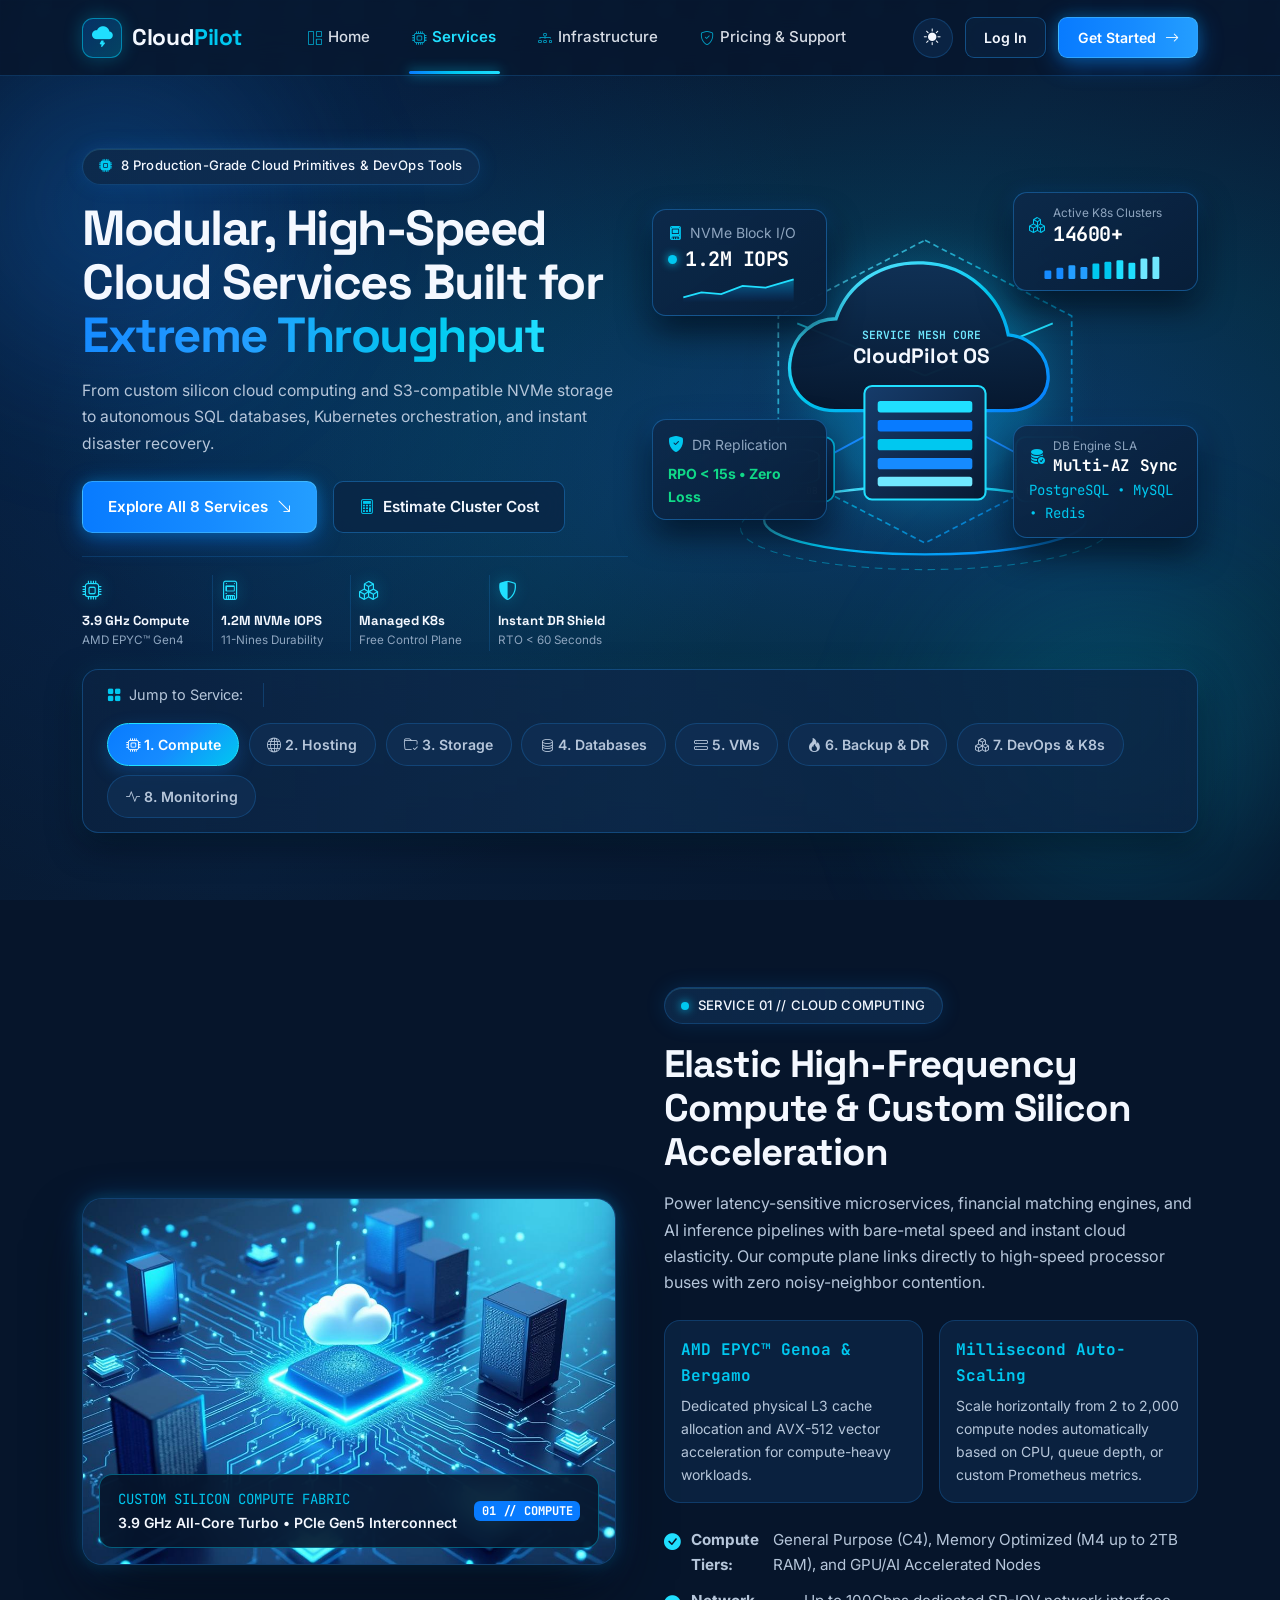
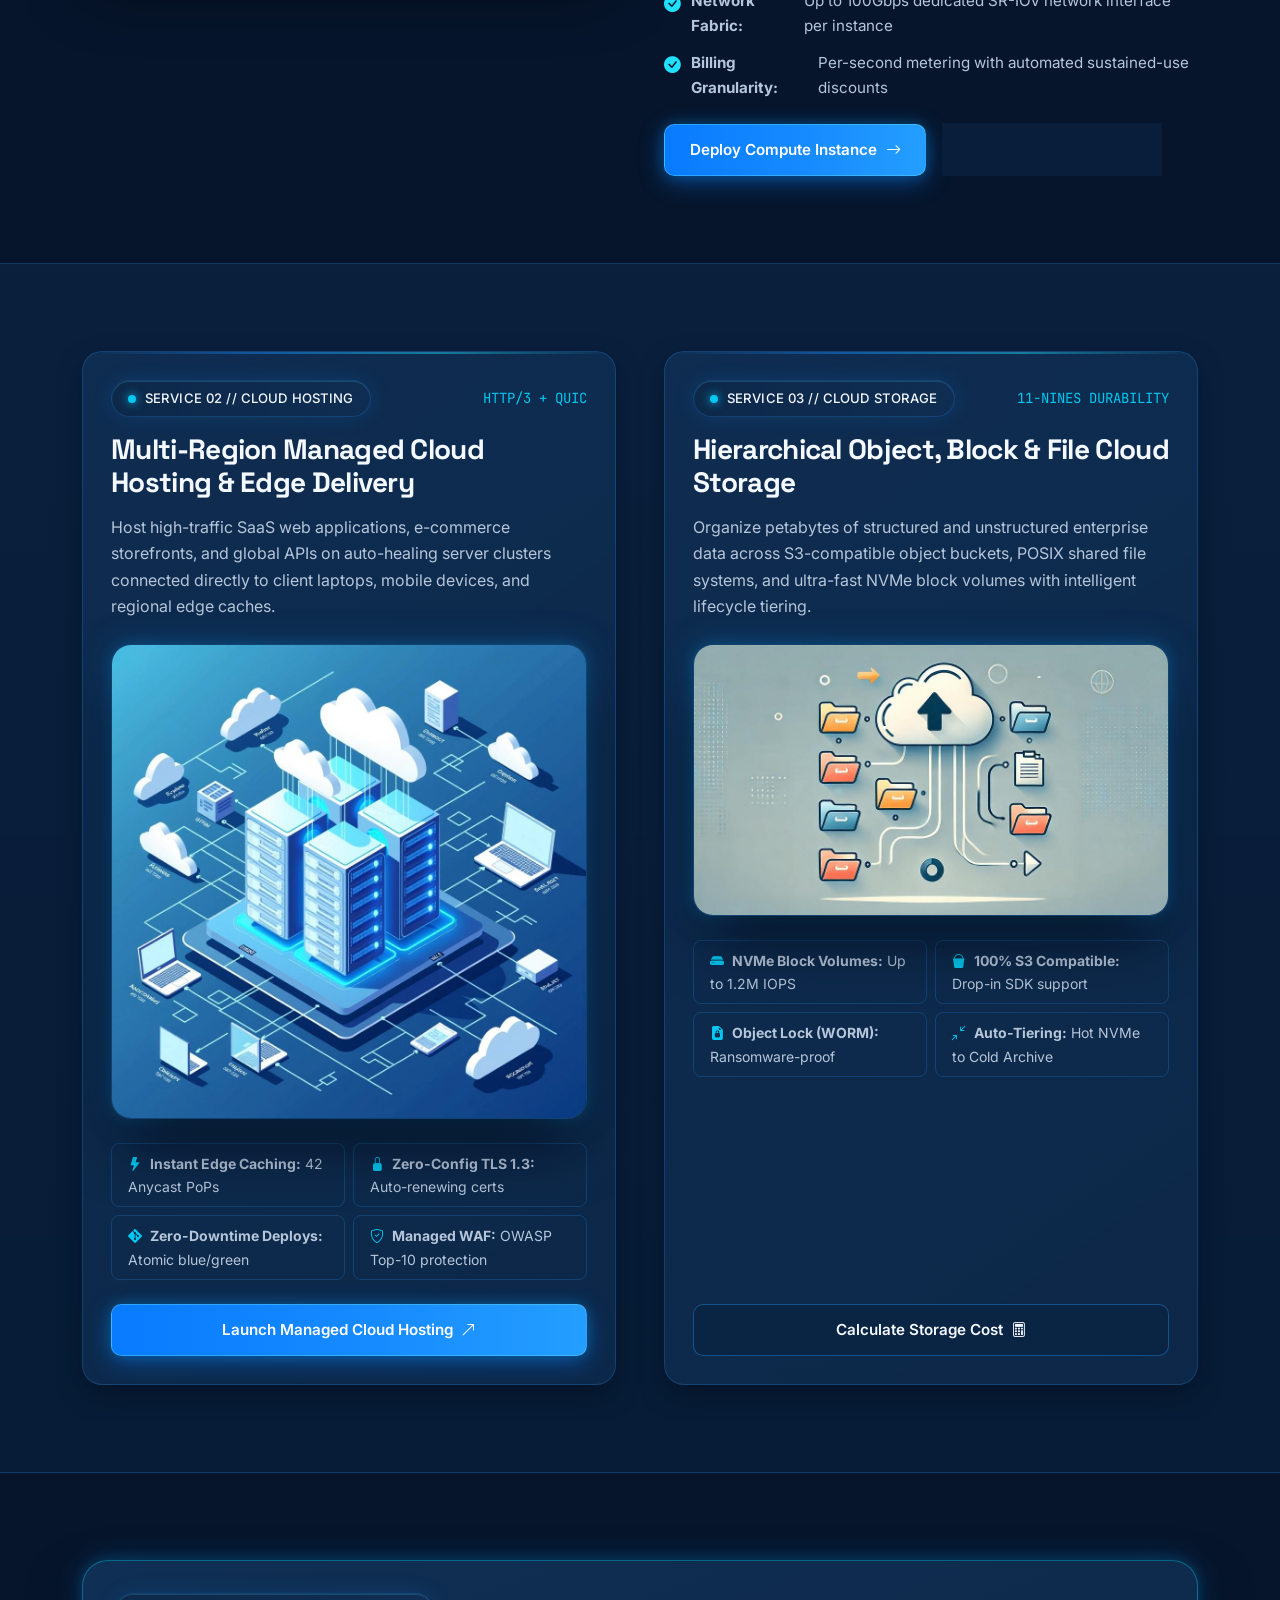
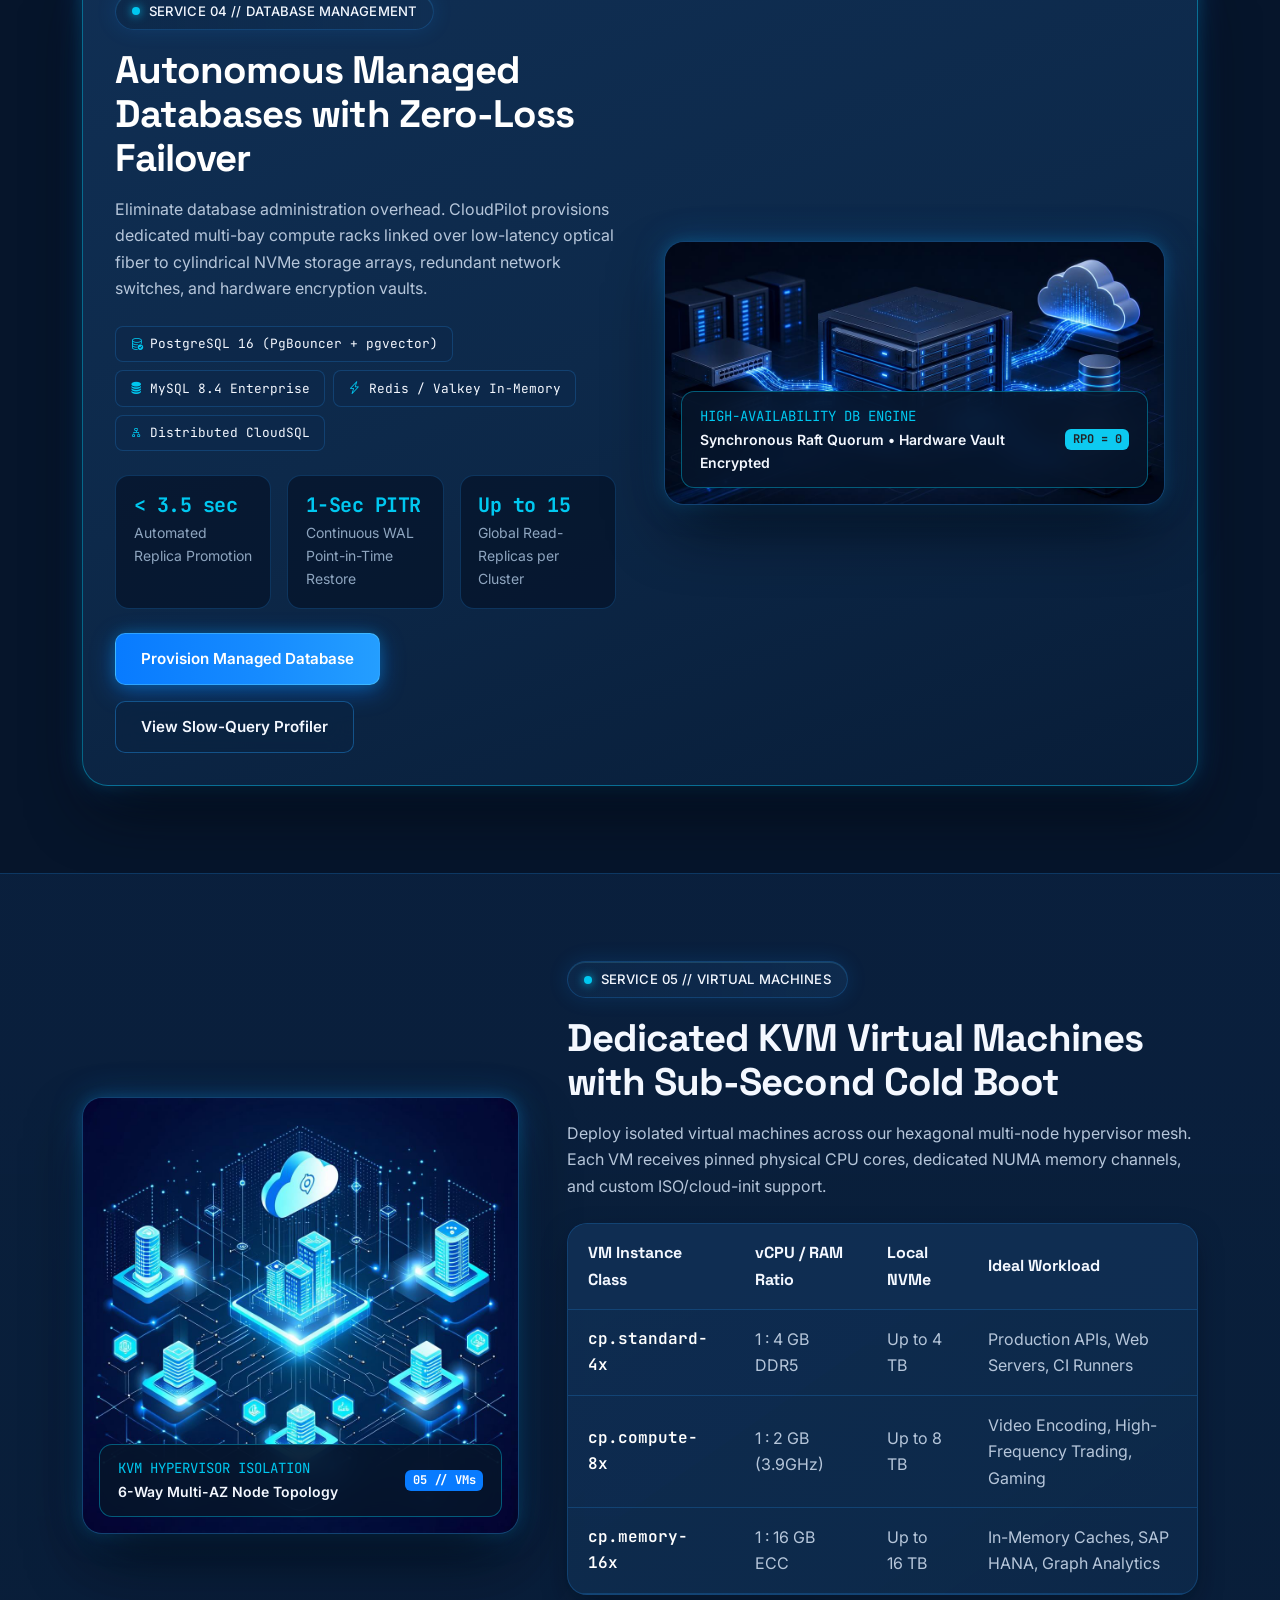
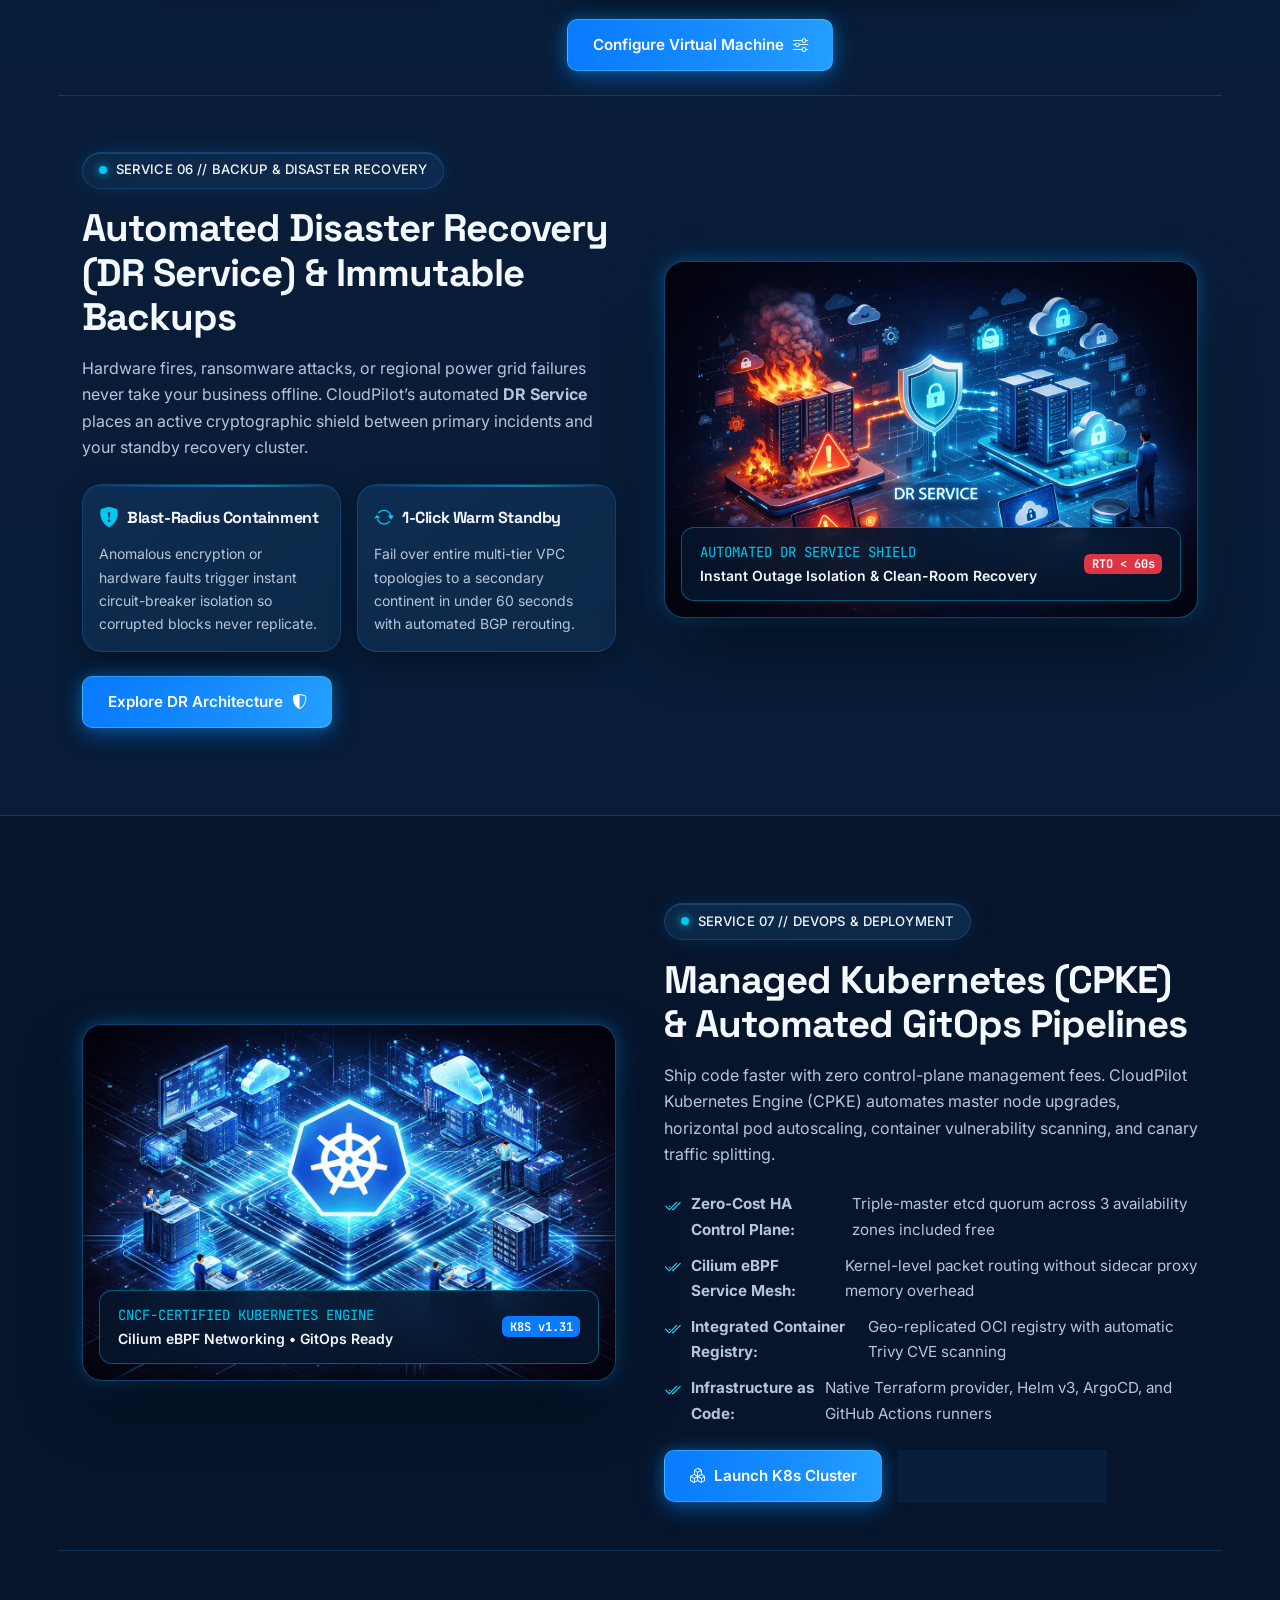
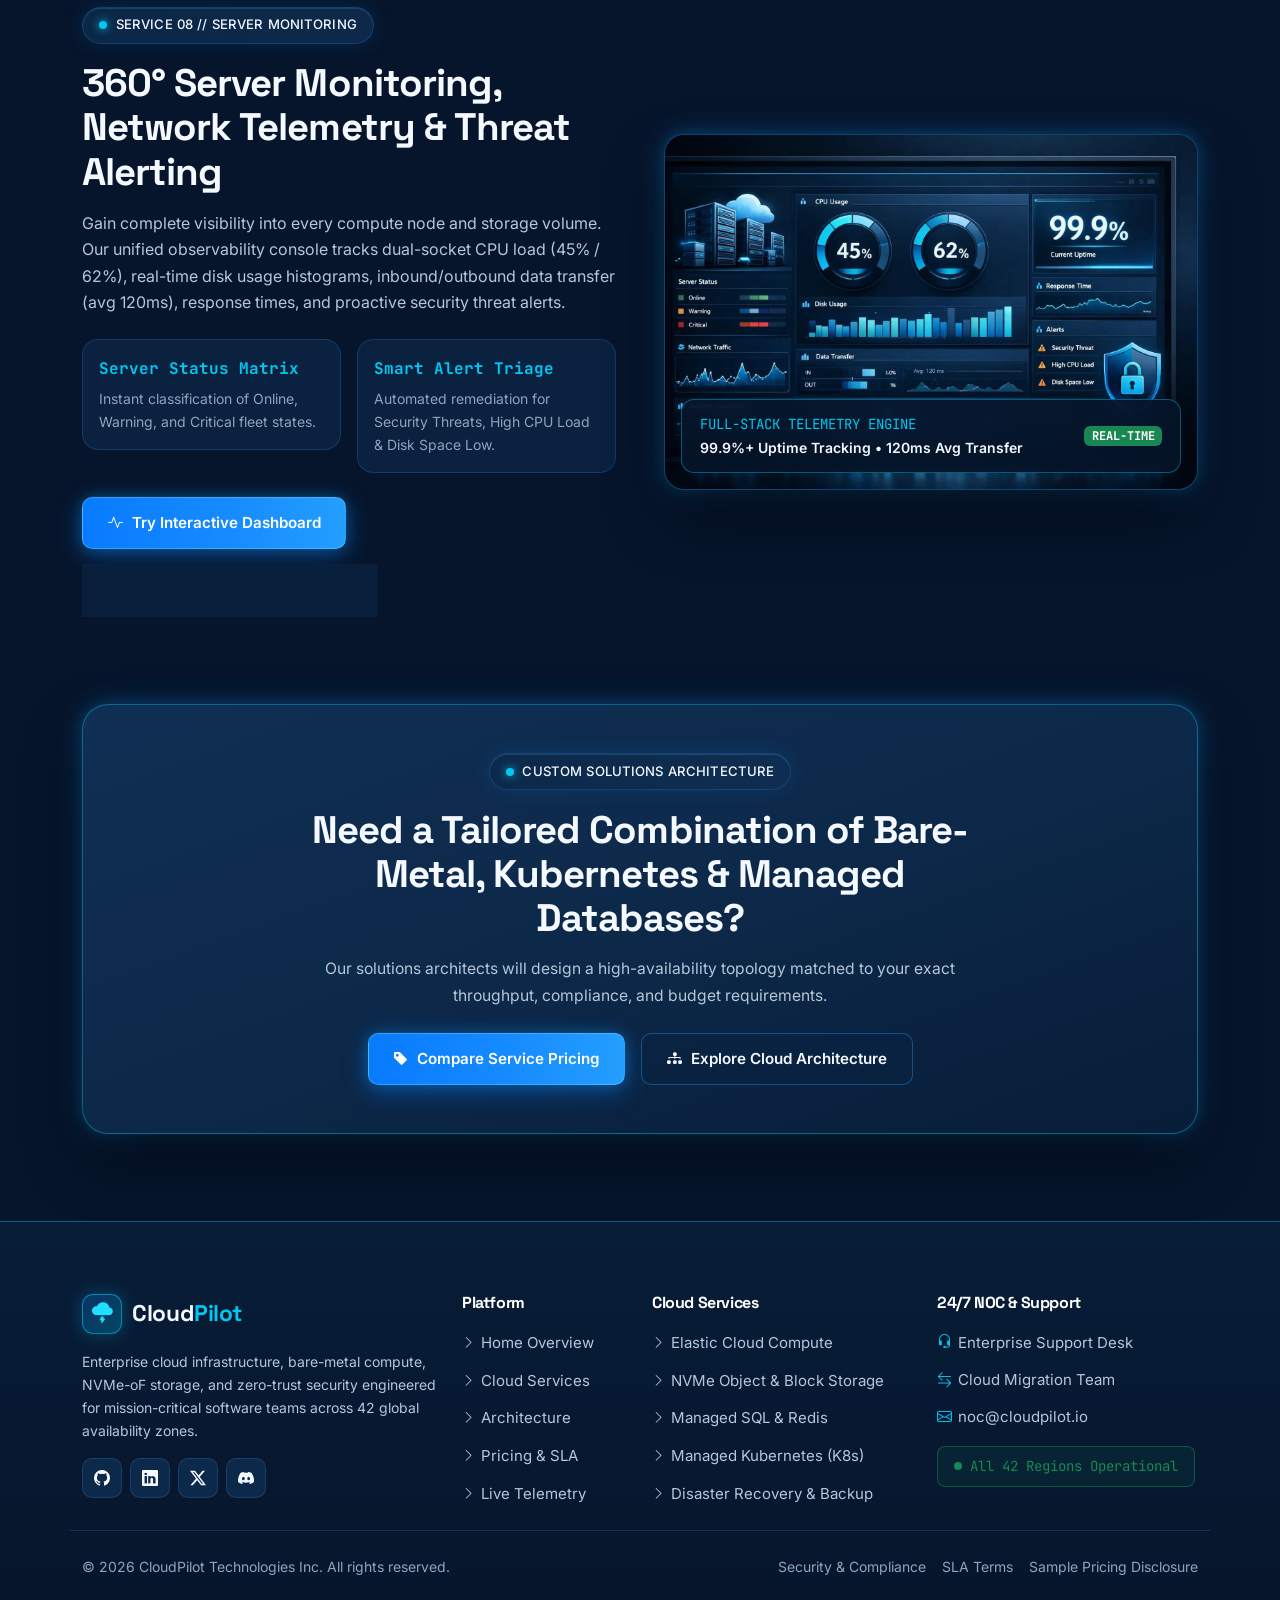
<file: services.html>
<!DOCTYPE html>
<html lang="en" data-theme="dark">
<head>
  <meta charset="UTF-8" />
  <meta name="viewport" content="width=device-width, initial-scale=1.0" />
  <meta name="description" content="CloudPilot Cloud Services — Elastic Cloud Computing, NVMe Hosting, Object Storage, Managed Databases, Dedicated VMs, Disaster Recovery, Kubernetes DevOps & Real-Time Monitoring." />
  <title>Cloud Services | CloudPilot Enterprise Infrastructure</title>

  <!-- Google Fonts: Space Grotesk, Inter, JetBrains Mono -->
  <link rel="preconnect" href="https://fonts.googleapis.com" />
  <link rel="preconnect" href="https://fonts.gstatic.com" crossorigin />
  <link href="https://fonts.googleapis.com/css2?family=Inter:wght@400;500;600;700&family=JetBrains+Mono:wght@400;500;600&family=Space+Grotesk:wght@500;600;700&display=swap" rel="stylesheet" />

  <!-- Bootstrap 5.3 CSS & Bootstrap Icons CDN -->
  <link href="https://cdn.jsdelivr.net/npm/bootstrap@5.3.3/dist/css/bootstrap.min.css" rel="stylesheet" />
  <link href="https://cdn.jsdelivr.net/npm/bootstrap-icons@1.11.3/font/bootstrap-icons.min.css" rel="stylesheet" />

  <!-- CloudPilot Custom Styles -->
  <link rel="stylesheet" href="assets/css/style.css" />
</head>
<body>

  <!-- ========================================================================
       STICKY HEADER (IDENTICAL ACROSS ALL 4 PAGES)
       ======================================================================== -->
  <header class="cp-header">
    <div class="container">
      <nav class="cp-navbar" aria-label="Primary Navigation">
        <a href="index.html" class="cp-brand">
          <span class="cp-brand-mark"><i class="bi bi-cloud-lightning-fill"></i></span>
          <span class="cp-brand-text">Cloud<span>Pilot</span></span>
        </a>

        <div class="cp-nav-collapse" id="cpNavCollapse">
          <ul class="cp-nav-menu">
            <li><a href="index.html" class="cp-nav-link"><i class="bi bi-grid-1x2"></i> Home</a></li>
            <li><a href="services.html" class="cp-nav-link active"><i class="bi bi-cpu"></i> Services</a></li>
            <li><a href="infrastructure.html" class="cp-nav-link"><i class="bi bi-diagram-3"></i> Infrastructure</a></li>
            <li><a href="pricing.html" class="cp-nav-link"><i class="bi bi-shield-check"></i> Pricing &amp; Support</a></li>
          </ul>
          <div class="d-lg-none mt-3 pt-3 border-top border-secondary border-opacity-25 d-flex flex-column gap-2">
            <button type="button" class="btn-cp-secondary w-100" data-bs-toggle="modal" data-bs-target="#cpConsoleModal">
              <i class="bi bi-terminal"></i> Console Login
            </button>
            <a href="pricing.html#support-contact" class="btn-cp-primary w-100">
              <i class="bi bi-rocket-takeoff"></i> Get Started
            </a>
          </div>
        </div>

        <div class="cp-nav-actions">
          <button type="button" class="cp-theme-toggle" data-theme-toggle aria-label="Switch theme">
            <i class="bi bi-sun-fill"></i>
          </button>
          <button type="button" class="btn-cp-secondary btn-cp-sm d-none d-lg-inline-flex" data-bs-toggle="modal" data-bs-target="#cpConsoleModal">
            Log In
          </button>
          <a href="pricing.html" class="btn-cp-primary btn-cp-sm d-none d-lg-inline-flex">
            Get Started <i class="bi bi-arrow-right"></i>
          </a>
          <button type="button" class="cp-mobile-toggle" id="cpMobileToggle" aria-label="Toggle Menu" aria-expanded="false" aria-controls="cpNavCollapse">
            <i class="bi bi-list"></i>
          </button>
        </div>
      </nav>
    </div>
  </header>

  <main>
    <!-- ======================================================================
         SERVICES HERO SECTION (VIEWPORT-FITTED HIGH-LEVEL 2-COLUMN STAGE)
         ====================================================================== -->
    <section class="cp-hero">
      <div class="cp-hero-glow-1"></div>
      <div class="cp-hero-glow-2"></div>

      <div class="container position-relative my-auto">
        <div class="row align-items-center g-4">
          <!-- Left Column: Eyebrow, Heading, Subtitle, CTAs & 4 Service Pillars -->
          <div class="col-lg-6 reveal-up">
            <div class="eyebrow-badge">
              <i class="bi bi-cpu-fill text-info"></i>
              <span>8 Production-Grade Cloud Primitives &amp; DevOps Tools</span>
            </div>

            <h1 class="display-hero mb-3">
              Modular, High-Speed<br />
              Cloud Services Built for<br />
              <span class="text-gradient">Extreme Throughput</span>
            </h1>

            <p class="section-subtitle mb-4">
              From custom silicon cloud computing and S3-compatible NVMe storage to autonomous SQL databases, Kubernetes orchestration, and instant disaster recovery.
            </p>

            <!-- Primary & Secondary CTAs -->
            <div class="d-flex flex-wrap align-items-center gap-3 cp-hero-cta-group">
              <a href="#service-compute" class="btn-cp-primary">
                <span>Explore All 8 Services</span> <i class="bi bi-arrow-down-right"></i>
              </a>
              <a href="pricing.html#estimator" class="btn-cp-secondary">
                <i class="bi bi-calculator text-info"></i> <span>Estimate Cluster Cost</span>
              </a>
            </div>

            <!-- 4-Column Service Benchmark Strip -->
            <div class="cp-hero-pillars">
              <div class="cp-pillar-item">
                <i class="bi bi-cpu cp-pillar-icon"></i>
                <div class="cp-pillar-title">3.9 GHz Compute</div>
                <div class="cp-pillar-sub">AMD EPYC™ Gen4</div>
              </div>
              <div class="cp-pillar-item">
                <i class="bi bi-device-ssd cp-pillar-icon"></i>
                <div class="cp-pillar-title">1.2M NVMe IOPS</div>
                <div class="cp-pillar-sub">11-Nines Durability</div>
              </div>
              <div class="cp-pillar-item">
                <i class="bi bi-boxes cp-pillar-icon"></i>
                <div class="cp-pillar-title">Managed K8s</div>
                <div class="cp-pillar-sub">Free Control Plane</div>
              </div>
              <div class="cp-pillar-item">
                <i class="bi bi-shield-shaded cp-pillar-icon"></i>
                <div class="cp-pillar-title">Instant DR Shield</div>
                <div class="cp-pillar-sub">RTO &lt; 60 Seconds</div>
              </div>
            </div>
          </div>

          <!-- Right Column: 3D Holographic Cloud Services Core + 4 Floating Cards -->
          <div class="col-lg-6 reveal-up">
            <div class="cp-hero-holo-stage">
              <!-- Floating Card 1: Storage IOPS (Top Left) -->
              <div class="cp-float-card card-uptime">
                <div class="d-flex align-items-center gap-2 mb-1">
                  <i class="bi bi-device-ssd-fill text-info small"></i>
                  <span class="small text-secondary">NVMe Block I/O</span>
                </div>
                <div class="d-flex align-items-center gap-2 mb-1">
                  <span class="rounded-circle" style="width:9px;height:9px;background:#00C8F0;box-shadow:0 0 8px #00C8F0;"></span>
                  <span class="h5 fw-bold text-white mb-0 font-mono" data-counter="1.2" data-decimals="1" data-suffix="M IOPS">1.2M IOPS</span>
                </div>
                <svg viewBox="0 0 140 34" class="w-100" style="height:28px;">
                  <defs>
                    <linearGradient id="srvIoGrad" x1="0" y1="0" x2="0" y2="1">
                      <stop offset="0%" stop-color="#00C8F0" stop-opacity="0.45"/>
                      <stop offset="100%" stop-color="#087BFF" stop-opacity="0.0"/>
                    </linearGradient>
                  </defs>
                  <path d="M2,26 L24,20 L48,22 L74,12 L102,14 L136,4 L136,32 L2,32 Z" fill="url(#srvIoGrad)"/>
                  <polyline fill="none" stroke="#20DFFF" stroke-width="2.2" points="2,26 24,20 48,22 74,12 102,14 136,4"/>
                </svg>
              </div>

              <!-- Floating Card 2: DR Failover SLA (Bottom Left) -->
              <div class="cp-float-card card-security">
                <div class="d-flex align-items-center gap-2 mb-1">
                  <i class="bi bi-shield-fill-check text-info"></i>
                  <span class="small text-secondary">DR Replication</span>
                </div>
                <div class="fw-bold small" style="color:#10D988;">RPO &lt; 15s &bull; Zero Loss</div>
              </div>

              <!-- Central 3D Holographic Cloud Services Matrix SVG -->
              <div class="cp-holo-centerpiece">
                <svg viewBox="0 0 560 440" class="w-100 h-auto" role="img" aria-label="CloudPilot 3D Multi-Service Cloud Computing, Storage, Database and Kubernetes Matrix">
                  <defs>
                    <radialGradient id="srvHoloGlow" cx="50%" cy="48%" r="48%">
                      <stop offset="0%" stop-color="#168BFF" stop-opacity="0.52"/>
                      <stop offset="55%" stop-color="#00C8F0" stop-opacity="0.22"/>
                      <stop offset="100%" stop-color="#06152B" stop-opacity="0"/>
                    </radialGradient>
                    <linearGradient id="srvRim" x1="0%" y1="0%" x2="100%" y2="100%">
                      <stop offset="0%" stop-color="#70E8FF"/>
                      <stop offset="50%" stop-color="#00C8F0"/>
                      <stop offset="100%" stop-color="#087BFF"/>
                    </linearGradient>
                    <linearGradient id="srvCloud" x1="0%" y1="0%" x2="0%" y2="100%">
                      <stop offset="0%" stop-color="#102F54" stop-opacity="0.94"/>
                      <stop offset="100%" stop-color="#06152B" stop-opacity="0.96"/>
                    </linearGradient>
                    <linearGradient id="srvNode" x1="0%" y1="0%" x2="100%" y2="100%">
                      <stop offset="0%" stop-color="#163C6B"/>
                      <stop offset="100%" stop-color="#081A33"/>
                    </linearGradient>
                  </defs>

                  <!-- Ambient Halo -->
                  <circle cx="280" cy="215" r="205" fill="url(#srvHoloGlow)"/>

                  <!-- Hexagonal Service Interconnect Ring -->
                  <polygon points="280,52 435,132 435,292 280,372 125,292 125,132" fill="none" stroke="url(#srvRim)" stroke-width="1.8" stroke-dasharray="6 4" stroke-opacity="0.7"/>
                  <ellipse cx="280" cy="348" rx="170" ry="36" fill="none" stroke="url(#srvRim)" stroke-width="2.5"/>
                  <ellipse cx="280" cy="356" rx="195" ry="44" fill="none" stroke="#00C8F0" stroke-width="1.2" stroke-opacity="0.45" stroke-dasharray="8 6"/>

                  <!-- Optical Data Beams from Central Cloud Core to Satellite Service Nodes -->
                  <line x1="280" y1="195" x2="145" y2="140" stroke="#20DFFF" stroke-width="2"/>
                  <line x1="280" y1="195" x2="415" y2="140" stroke="#20DFFF" stroke-width="2"/>
                  <line x1="280" y1="225" x2="150" y2="295" stroke="#168BFF" stroke-width="2"/>
                  <line x1="280" y1="225" x2="410" y2="295" stroke="#168BFF" stroke-width="2"/>

                  <!-- Central Glowing Cloud Orchestrator Core -->
                  <path d="M185,232 C152,232 132,206 138,176 C142,152 162,135 186,135 C198,98 234,74 278,76 C324,78 360,110 368,152 C392,154 412,174 410,200 C408,220 390,232 368,232 Z"
                        fill="url(#srvCloud)" stroke="url(#srvRim)" stroke-width="3.5"/>
                  <text x="276" y="156" text-anchor="middle" fill="#70E8FF" font-family="JetBrains Mono, monospace" font-weight="600" font-size="12">SERVICE MESH CORE</text>
                  <text x="276" y="182" text-anchor="middle" fill="#F4F8FF" font-family="Space Grotesk, sans-serif" font-weight="700" font-size="22">CloudPilot OS</text>

                  <!-- Central Compute & Storage Blades -->
                  <g transform="translate(216, 206)">
                    <rect x="0" y="0" width="128" height="120" rx="8" fill="url(#srvNode)" stroke="#20DFFF" stroke-width="2.2"/>
                    <rect x="14" y="16" width="100" height="12" rx="3" fill="#20DFFF"/>
                    <rect x="14" y="36" width="100" height="12" rx="3" fill="#087BFF"/>
                    <rect x="14" y="56" width="100" height="12" rx="3" fill="#00C8F0"/>
                    <rect x="14" y="76" width="100" height="12" rx="3" fill="#168BFF"/>
                    <rect x="14" y="96" width="100" height="10" rx="3" fill="#70E8FF"/>
                  </g>

                  <!-- Satellite Node 1: SQL Database Cylinder (Bottom Left) -->
                  <g transform="translate(112, 260)">
                    <rect x="0" y="0" width="72" height="68" rx="10" fill="url(#srvNode)" stroke="#00C8F0" stroke-width="1.8"/>
                    <ellipse cx="36" cy="20" rx="20" ry="7" fill="none" stroke="#70E8FF" stroke-width="1.8"/>
                    <path d="M16,20 v22 c0,4 9,7 20,7 s20,-3 20,-7 v-22" fill="none" stroke="#00C8F0" stroke-width="1.8"/>
                    <text x="36" y="60" text-anchor="middle" fill="#F4F8FF" font-family="JetBrains Mono, monospace" font-size="10">SQL DB</text>
                  </g>

                  <!-- Satellite Node 2: Kubernetes Helm Node (Bottom Right) -->
                  <g transform="translate(376, 260)">
                    <rect x="0" y="0" width="72" height="68" rx="10" fill="url(#srvNode)" stroke="#00C8F0" stroke-width="1.8"/>
                    <circle cx="36" cy="28" r="14" fill="none" stroke="#70E8FF" stroke-width="2"/>
                    <circle cx="36" cy="28" r="5" fill="#00C8F0"/>
                    <text x="36" y="60" text-anchor="middle" fill="#F4F8FF" font-family="JetBrains Mono, monospace" font-size="10">K8S PODS</text>
                  </g>
                </svg>
              </div>

              <!-- Floating Card 3: Managed K8s Pods (Top Right) -->
              <div class="cp-float-card card-servers">
                <div class="d-flex align-items-center gap-2 mb-1">
                  <i class="bi bi-boxes text-info"></i>
                  <div>
                    <div class="small text-secondary" style="font-size:0.74rem;">Active K8s Clusters</div>
                    <div class="h5 fw-bold text-white mb-0 font-mono" data-counter="14600" data-decimals="0" data-suffix="+">14,600+</div>
                  </div>
                </div>
                <svg viewBox="0 0 150 28" class="w-100 mt-1" style="height:24px;">
                  <rect x="4" y="18" width="8" height="10" rx="1.5" fill="#168BFF"/>
                  <rect x="18" y="15" width="8" height="13" rx="1.5" fill="#168BFF"/>
                  <rect x="32" y="12" width="8" height="16" rx="1.5" fill="#249EFF"/>
                  <rect x="46" y="14" width="8" height="14" rx="1.5" fill="#249EFF"/>
                  <rect x="60" y="10" width="8" height="18" rx="1.5" fill="#00C8F0"/>
                  <rect x="74" y="8" width="8" height="20" rx="1.5" fill="#00C8F0"/>
                  <rect x="88" y="6" width="8" height="22" rx="1.5" fill="#20DFFF"/>
                  <rect x="102" y="9" width="8" height="19" rx="1.5" fill="#20DFFF"/>
                  <rect x="116" y="4" width="8" height="24" rx="1.5" fill="#70E8FF"/>
                  <rect x="130" y="2" width="8" height="26" rx="1.5" fill="#70E8FF"/>
                </svg>
              </div>

              <!-- Floating Card 4: Database Quorum (Bottom Right) -->
              <div class="cp-float-card card-regions">
                <div class="d-flex align-items-center gap-2 mb-1">
                  <i class="bi bi-database-fill-check text-info"></i>
                  <div>
                    <div class="small text-secondary" style="font-size:0.74rem;">DB Engine SLA</div>
                    <div class="h6 fw-bold text-white mb-0 font-mono">Multi-AZ Sync</div>
                  </div>
                </div>
                <div class="small text-info font-mono mt-1">PostgreSQL &bull; MySQL &bull; Redis</div>
              </div>
            </div>
          </div>
        </div>

        <!-- Bottom Viewport Bar: Interactive 8-Service Quick Jump Matrix -->
        <div class="cp-hero-trust-bar reveal-up" role="navigation" aria-label="Service Quick Jump">
          <div class="cp-trust-label"><i class="bi bi-grid-fill text-info me-1"></i> Jump to Service:</div>
          <div class="cp-service-nav-pills justify-content-start flex-grow-1">
            <a href="#service-compute" class="cp-service-pill active" data-service-jump><i class="bi bi-cpu me-1"></i>1. Compute</a>
            <a href="#service-hosting" class="cp-service-pill" data-service-jump><i class="bi bi-globe me-1"></i>2. Hosting</a>
            <a href="#service-storage" class="cp-service-pill" data-service-jump><i class="bi bi-folder-check me-1"></i>3. Storage</a>
            <a href="#service-database" class="cp-service-pill" data-service-jump><i class="bi bi-database me-1"></i>4. Databases</a>
            <a href="#service-vms" class="cp-service-pill" data-service-jump><i class="bi bi-hdd-stack me-1"></i>5. VMs</a>
            <a href="#service-backup" class="cp-service-pill" data-service-jump><i class="bi bi-fire me-1"></i>6. Backup &amp; DR</a>
            <a href="#service-devops" class="cp-service-pill" data-service-jump><i class="bi bi-boxes me-1"></i>7. DevOps &amp; K8s</a>
            <a href="#service-monitoring" class="cp-service-pill" data-service-jump><i class="bi bi-activity me-1"></i>8. Monitoring</a>
          </div>
        </div>
      </div>
    </section>

    <!-- ======================================================================
         LAYOUT 1: SPLIT ARCHITECTURAL SHOWCASE
         SERVICE 01: CLOUD COMPUTING (Uses Image 16: assets/images/16.jpg)
         ====================================================================== -->
    <section class="cp-section" id="service-compute">
      <div class="container">
        <div class="row align-items-center g-4 g-lg-5">
          <div class="col-lg-6 reveal-up">
            <div class="cp-visual-frame">
              <img src="assets/images/16.jpg" alt="CloudPilot Cloud Computing Silicon Processor with 3D Cloud Core and Interconnected Compute Towers on Circuit Fabric" loading="lazy" />
              <div class="cp-visual-overlay-badge">
                <div>
                  <div class="font-mono small text-info">CUSTOM SILICON COMPUTE FABRIC</div>
                  <div class="small fw-semibold">3.9 GHz All-Core Turbo &bull; PCIe Gen5 Interconnect</div>
                </div>
                <span class="badge bg-primary font-mono">01 // COMPUTE</span>
              </div>
            </div>
          </div>

          <div class="col-lg-6 reveal-up">
            <div class="eyebrow-badge">
              <span class="pulse-dot"></span>
              <span>SERVICE 01 // CLOUD COMPUTING</span>
            </div>
            <h2 class="section-title">
              Elastic High-Frequency Compute &amp; Custom Silicon Acceleration
            </h2>
            <p class="mb-4">
              Power latency-sensitive microservices, financial matching engines, and AI inference pipelines with bare-metal speed and instant cloud elasticity. Our compute plane links directly to high-speed processor buses with zero noisy-neighbor contention.
            </p>

            <div class="row g-3 mb-4">
              <div class="col-sm-6">
                <div class="p-3 rounded-4 border border-secondary border-opacity-25 bg-dark bg-opacity-25 h-100">
                  <div class="font-mono text-info fw-bold mb-1">AMD EPYC™ Genoa &amp; Bergamo</div>
                  <p class="small mb-0">Dedicated physical L3 cache allocation and AVX-512 vector acceleration for compute-heavy workloads.</p>
                </div>
              </div>
              <div class="col-sm-6">
                <div class="p-3 rounded-4 border border-secondary border-opacity-25 bg-dark bg-opacity-25 h-100">
                  <div class="font-mono text-info fw-bold mb-1">Millisecond Auto-Scaling</div>
                  <p class="small mb-0">Scale horizontally from 2 to 2,000 compute nodes automatically based on CPU, queue depth, or custom Prometheus metrics.</p>
                </div>
              </div>
            </div>

            <ul class="cp-spec-list mb-4">
              <li><i class="bi bi-check-circle-fill"></i> <strong>Compute Tiers:</strong> General Purpose (C4), Memory Optimized (M4 up to 2TB RAM), and GPU/AI Accelerated Nodes</li>
              <li><i class="bi bi-check-circle-fill"></i> <strong>Network Fabric:</strong> Up to 100Gbps dedicated SR-IOV network interface per instance</li>
              <li><i class="bi bi-check-circle-fill"></i> <strong>Billing Granularity:</strong> Per-second metering with automated sustained-use discounts</li>
            </ul>

            <div class="d-flex flex-wrap gap-3">
              <a href="pricing.html" class="btn-cp-primary">Deploy Compute Instance <i class="bi bi-arrow-right"></i></a>
              <a href="infrastructure.html" class="btn-cp-secondary">Hardware Benchmarks</a>
            </div>
          </div>
        </div>
      </div>
    </section>

    <!-- ======================================================================
         LAYOUT 2: ASYMMETRIC BENTO DUAL-SHOWCASE
         SERVICE 02: CLOUD HOSTING (Uses Image 9: assets/images/9.jpg)
         SERVICE 03: CLOUD STORAGE (Uses Image 15: assets/images/15.jpg)
         ====================================================================== -->
    <section class="cp-section cp-section-alt">
      <div class="container">
        <div class="row g-4 g-lg-5">
          <!-- SERVICE 02: CLOUD HOSTING -->
          <div class="col-lg-6 reveal-up" id="service-hosting">
            <div class="cp-card">
              <div class="d-flex justify-content-between align-items-center mb-3">
                <span class="eyebrow-badge mb-0"><span class="pulse-dot"></span> SERVICE 02 // CLOUD HOSTING</span>
                <span class="font-mono small text-info">HTTP/3 + QUIC</span>
              </div>
              <h2 class="h3 mb-3">Multi-Region Managed Cloud Hosting &amp; Edge Delivery</h2>
              <p class="mb-4">
                Host high-traffic SaaS web applications, e-commerce storefronts, and global APIs on auto-healing server clusters connected directly to client laptops, mobile devices, and regional edge caches.
              </p>

              <div class="cp-visual-frame mb-4">
                <img src="assets/images/9.jpg" alt="CloudPilot Isometric Multi-Device Cloud Hosting Topology Connecting Central Server Clusters to Client Endpoints and Edge Clouds" loading="lazy" />
              </div>

              <div class="row g-2 mb-4">
                <div class="col-sm-6">
                  <div class="p-2 px-3 rounded-3 border border-secondary border-opacity-25 small">
                    <i class="bi bi-lightning-fill text-info me-1"></i> <strong>Instant Edge Caching:</strong> 42 Anycast PoPs
                  </div>
                </div>
                <div class="col-sm-6">
                  <div class="p-2 px-3 rounded-3 border border-secondary border-opacity-25 small">
                    <i class="bi bi-lock-fill text-info me-1"></i> <strong>Zero-Config TLS 1.3:</strong> Auto-renewing certs
                  </div>
                </div>
                <div class="col-sm-6">
                  <div class="p-2 px-3 rounded-3 border border-secondary border-opacity-25 small">
                    <i class="bi bi-git text-info me-1"></i> <strong>Zero-Downtime Deploys:</strong> Atomic blue/green
                  </div>
                </div>
                <div class="col-sm-6">
                  <div class="p-2 px-3 rounded-3 border border-secondary border-opacity-25 small">
                    <i class="bi bi-shield-check text-info me-1"></i> <strong>Managed WAF:</strong> OWASP Top-10 protection
                  </div>
                </div>
              </div>

              <div class="mt-auto">
                <a href="pricing.html" class="btn-cp-primary w-100">Launch Managed Cloud Hosting <i class="bi bi-arrow-up-right"></i></a>
              </div>
            </div>
          </div>

          <!-- SERVICE 03: CLOUD STORAGE -->
          <div class="col-lg-6 reveal-up" id="service-storage">
            <div class="cp-card">
              <div class="d-flex justify-content-between align-items-center mb-3">
                <span class="eyebrow-badge mb-0"><span class="pulse-dot"></span> SERVICE 03 // CLOUD STORAGE</span>
                <span class="font-mono small text-info">11-NINES DURABILITY</span>
              </div>
              <h2 class="h3 mb-3">Hierarchical Object, Block &amp; File Cloud Storage</h2>
              <p class="mb-4">
                Organize petabytes of structured and unstructured enterprise data across S3-compatible object buckets, POSIX shared file systems, and ultra-fast NVMe block volumes with intelligent lifecycle tiering.
              </p>

              <div class="cp-visual-frame mb-4">
                <img src="assets/images/15.jpg" alt="CloudPilot Cloud Storage Architecture Showing Central Upload Cloud Routing to Organized Multi-Tiered Folders and Document Nodes" loading="lazy" />
              </div>

              <div class="row g-2 mb-4">
                <div class="col-sm-6">
                  <div class="p-2 px-3 rounded-3 border border-secondary border-opacity-25 small">
                    <i class="bi bi-hdd-fill text-info me-1"></i> <strong>NVMe Block Volumes:</strong> Up to 1.2M IOPS
                  </div>
                </div>
                <div class="col-sm-6">
                  <div class="p-2 px-3 rounded-3 border border-secondary border-opacity-25 small">
                    <i class="bi bi-bucket-fill text-info me-1"></i> <strong>100% S3 Compatible:</strong> Drop-in SDK support
                  </div>
                </div>
                <div class="col-sm-6">
                  <div class="p-2 px-3 rounded-3 border border-secondary border-opacity-25 small">
                    <i class="bi bi-file-earmark-lock2-fill text-info me-1"></i> <strong>Object Lock (WORM):</strong> Ransomware-proof
                  </div>
                </div>
                <div class="col-sm-6">
                  <div class="p-2 px-3 rounded-3 border border-secondary border-opacity-25 small">
                    <i class="bi bi-arrows-angle-contract text-info me-1"></i> <strong>Auto-Tiering:</strong> Hot NVMe to Cold Archive
                  </div>
                </div>
              </div>

              <div class="mt-auto">
                <a href="pricing.html#estimator" class="btn-cp-secondary w-100">Calculate Storage Cost <i class="bi bi-calculator"></i></a>
              </div>
            </div>
          </div>
        </div>
      </div>
    </section>

    <!-- ======================================================================
         LAYOUT 3: FULL-WIDTH ENGINEERING DECK
         SERVICE 04: DATABASE MANAGEMENT (Uses Image 17: assets/images/17.jpg)
         ====================================================================== -->
    <section class="cp-section" id="service-database">
      <div class="container">
        <div class="cp-dashboard-shell reveal-up">
          <div class="row align-items-center g-4 g-lg-5">
            <div class="col-lg-6 order-lg-2">
              <div class="cp-visual-frame">
                <img src="assets/images/17.jpg" alt="CloudPilot Database Management Infrastructure Showing 4-Bay Rack Server Connected via Optical Fiber to Switches, Cylindrical SQL Storage, Cloud Node, and Cryptographic Vault" loading="lazy" />
                <div class="cp-visual-overlay-badge">
                  <div>
                    <div class="font-mono small text-info">HIGH-AVAILABILITY DB ENGINE</div>
                    <div class="small fw-semibold">Synchronous Raft Quorum &bull; Hardware Vault Encrypted</div>
                  </div>
                  <span class="badge bg-info text-dark font-mono">RPO = 0</span>
                </div>
              </div>
            </div>

            <div class="col-lg-6 order-lg-1">
              <div class="eyebrow-badge">
                <span class="pulse-dot"></span>
                <span>SERVICE 04 // DATABASE MANAGEMENT</span>
              </div>
              <h2 class="section-title text-white">
                Autonomous Managed Databases with Zero-Loss Failover
              </h2>
              <p class="mb-4">
                Eliminate database administration overhead. CloudPilot provisions dedicated multi-bay compute racks linked over low-latency optical fiber to cylindrical NVMe storage arrays, redundant network switches, and hardware encryption vaults.
              </p>

              <!-- Supported Engines Pills -->
              <div class="d-flex flex-wrap gap-2 mb-4">
                <span class="cp-node-pill"><i class="bi bi-database-check text-info"></i> PostgreSQL 16 (PgBouncer + pgvector)</span>
                <span class="cp-node-pill"><i class="bi bi-database-fill text-info"></i> MySQL 8.4 Enterprise</span>
                <span class="cp-node-pill"><i class="bi bi-lightning-charge text-info"></i> Redis / Valkey In-Memory</span>
                <span class="cp-node-pill"><i class="bi bi-diagram-2 text-info"></i> Distributed CloudSQL</span>
              </div>

              <div class="row g-3 mb-4">
                <div class="col-sm-4">
                  <div class="cp-metric-tile">
                    <div class="font-mono text-info fw-bold h5 mb-1">&lt; 3.5 sec</div>
                    <div class="small text-secondary">Automated Replica Promotion</div>
                  </div>
                </div>
                <div class="col-sm-4">
                  <div class="cp-metric-tile">
                    <div class="font-mono text-info fw-bold h5 mb-1">1-Sec PITR</div>
                    <div class="small text-secondary">Continuous WAL Point-in-Time Restore</div>
                  </div>
                </div>
                <div class="col-sm-4">
                  <div class="cp-metric-tile">
                    <div class="font-mono text-info fw-bold h5 mb-1">Up to 15</div>
                    <div class="small text-secondary">Global Read-Replicas per Cluster</div>
                  </div>
                </div>
              </div>

              <div class="d-flex flex-wrap gap-3">
                <a href="pricing.html" class="btn-cp-primary">Provision Managed Database</a>
                <a href="index.html#live-monitoring" class="btn-cp-secondary">View Slow-Query Profiler</a>
              </div>
            </div>
          </div>
        </div>
      </div>
    </section>

    <!-- ======================================================================
         LAYOUT 4: ARCHITECTURAL COMPARISON SPLIT
         SERVICE 05: VIRTUAL MACHINES (Uses Image 10: assets/images/10.jpg)
         SERVICE 06: BACKUP & RECOVERY (Uses Image 18: assets/images/18.jpg)
         ====================================================================== -->
    <section class="cp-section cp-section-alt">
      <div class="container">
        <!-- SERVICE 05: VIRTUAL MACHINES -->
        <div class="row align-items-center g-4 g-lg-5 mb-5 pb-lg-4 border-bottom border-secondary border-opacity-25" id="service-vms">
          <div class="col-lg-5 reveal-up">
            <div class="cp-visual-frame">
              <img src="assets/images/10.jpg" alt="CloudPilot Isometric Virtual Machine Topology Showing Central Cloud Controller Orchestrating 6 Isolated Compute Hypervisor Nodes" loading="lazy" />
              <div class="cp-visual-overlay-badge">
                <div>
                  <div class="font-mono small text-info">KVM HYPERVISOR ISOLATION</div>
                  <div class="small fw-semibold">6-Way Multi-AZ Node Topology</div>
                </div>
                <span class="badge bg-primary font-mono">05 // VMs</span>
              </div>
            </div>
          </div>

          <div class="col-lg-7 reveal-up">
            <div class="eyebrow-badge">
              <span class="pulse-dot"></span>
              <span>SERVICE 05 // VIRTUAL MACHINES</span>
            </div>
            <h2 class="section-title">
              Dedicated KVM Virtual Machines with Sub-Second Cold Boot
            </h2>
            <p class="mb-4">
              Deploy isolated virtual machines across our hexagonal multi-node hypervisor mesh. Each VM receives pinned physical CPU cores, dedicated NUMA memory channels, and custom ISO/cloud-init support.
            </p>

            <div class="cp-table-wrap mb-4">
              <table class="cp-comparison-table" style="min-width: 520px;">
                <thead>
                  <tr>
                    <th>VM Instance Class</th>
                    <th>vCPU / RAM Ratio</th>
                    <th>Local NVMe</th>
                    <th>Ideal Workload</th>
                  </tr>
                </thead>
                <tbody>
                  <tr>
                    <td class="text-white fw-semibold font-mono">cp.standard-4x</td>
                    <td>1 : 4 GB DDR5</td>
                    <td>Up to 4 TB</td>
                    <td>Production APIs, Web Servers, CI Runners</td>
                  </tr>
                  <tr>
                    <td class="text-white fw-semibold font-mono">cp.compute-8x</td>
                    <td>1 : 2 GB (3.9GHz)</td>
                    <td>Up to 8 TB</td>
                    <td>Video Encoding, High-Frequency Trading, Gaming</td>
                  </tr>
                  <tr>
                    <td class="text-white fw-semibold font-mono">cp.memory-16x</td>
                    <td>1 : 16 GB ECC</td>
                    <td>Up to 16 TB</td>
                    <td>In-Memory Caches, SAP HANA, Graph Analytics</td>
                  </tr>
                </tbody>
              </table>
            </div>

            <a href="pricing.html" class="btn-cp-primary">Configure Virtual Machine <i class="bi bi-sliders"></i></a>
          </div>
        </div>

        <!-- SERVICE 06: BACKUP & DISASTER RECOVERY -->
        <div class="row align-items-center g-4 g-lg-5 pt-2" id="service-backup">
          <div class="col-lg-6 order-lg-2 reveal-up">
            <div class="cp-visual-frame">
              <img src="assets/images/18.jpg" alt="CloudPilot DR SERVICE Illustration Showing Failing Burning Servers on Left Blocked by Security Shield and Failing Over to Healthy Protected Blue Cloud Servers on Right" loading="lazy" />
              <div class="cp-visual-overlay-badge">
                <div>
                  <div class="font-mono small text-info">AUTOMATED DR SERVICE SHIELD</div>
                  <div class="small fw-semibold">Instant Outage Isolation &amp; Clean-Room Recovery</div>
                </div>
                <span class="badge bg-danger font-mono">RTO &lt; 60s</span>
              </div>
            </div>
          </div>

          <div class="col-lg-6 order-lg-1 reveal-up">
            <div class="eyebrow-badge">
              <span class="pulse-dot"></span>
              <span>SERVICE 06 // BACKUP &amp; DISASTER RECOVERY</span>
            </div>
            <h2 class="section-title">
              Automated Disaster Recovery (DR Service) &amp; Immutable Backups
            </h2>
            <p class="mb-4">
              Hardware fires, ransomware attacks, or regional power grid failures never take your business offline. CloudPilot’s automated <strong>DR Service</strong> places an active cryptographic shield between primary incidents and your standby recovery cluster.
            </p>

            <div class="row g-3 mb-4">
              <div class="col-sm-6">
                <div class="cp-card p-3">
                  <div class="d-flex align-items-center gap-2 mb-2 text-info">
                    <i class="bi bi-shield-fill-exclamation fs-5"></i>
                    <h3 class="h6 mb-0">Blast-Radius Containment</h3>
                  </div>
                  <p class="small mb-0">Anomalous encryption or hardware faults trigger instant circuit-breaker isolation so corrupted blocks never replicate.</p>
                </div>
              </div>
              <div class="col-sm-6">
                <div class="cp-card p-3">
                  <div class="d-flex align-items-center gap-2 mb-2 text-info">
                    <i class="bi bi-arrow-repeat fs-5"></i>
                    <h3 class="h6 mb-0">1-Click Warm Standby</h3>
                  </div>
                  <p class="small mb-0">Fail over entire multi-tier VPC topologies to a secondary continent in under 60 seconds with automated BGP rerouting.</p>
                </div>
              </div>
            </div>

            <a href="infrastructure.html#security-compliance" class="btn-cp-primary">Explore DR Architecture <i class="bi bi-shield-shaded"></i></a>
          </div>
        </div>
      </div>
    </section>

    <!-- ======================================================================
         LAYOUT 5: KUBERNETES & DEVOPS + SERVER MONITORING SHOWCASE
         SERVICE 07: DEVOPS & DEPLOYMENT (Uses Image 19: assets/images/19.jpg)
         SERVICE 08: SERVER MONITORING (Uses Image 11: assets/images/11.jpg)
         ====================================================================== -->
    <section class="cp-section">
      <div class="container">
        <!-- SERVICE 07: DEVOPS & DEPLOYMENT -->
        <div class="row align-items-center g-4 g-lg-5 mb-5 pb-lg-5 border-bottom border-secondary border-opacity-25" id="service-devops">
          <div class="col-lg-6 reveal-up">
            <div class="cp-visual-frame">
              <img src="assets/images/19.jpg" alt="CloudPilot Managed Kubernetes and DevOps Control Plane with Central Kubernetes Helm Icon Surrounded by Server Clusters and Engineers" loading="lazy" />
              <div class="cp-visual-overlay-badge">
                <div>
                  <div class="font-mono small text-info">CNCF-CERTIFIED KUBERNETES ENGINE</div>
                  <div class="small fw-semibold">Cilium eBPF Networking &bull; GitOps Ready</div>
                </div>
                <span class="badge bg-primary font-mono">K8S v1.31</span>
              </div>
            </div>
          </div>

          <div class="col-lg-6 reveal-up">
            <div class="eyebrow-badge">
              <span class="pulse-dot"></span>
              <span>SERVICE 07 // DEVOPS &amp; DEPLOYMENT</span>
            </div>
            <h2 class="section-title">
              Managed Kubernetes (CPKE) &amp; Automated GitOps Pipelines
            </h2>
            <p class="mb-4">
              Ship code faster with zero control-plane management fees. CloudPilot Kubernetes Engine (CPKE) automates master node upgrades, horizontal pod autoscaling, container vulnerability scanning, and canary traffic splitting.
            </p>

            <ul class="cp-spec-list mb-4">
              <li><i class="bi bi-check2-all"></i> <strong>Zero-Cost HA Control Plane:</strong> Triple-master etcd quorum across 3 availability zones included free</li>
              <li><i class="bi bi-check2-all"></i> <strong>Cilium eBPF Service Mesh:</strong> Kernel-level packet routing without sidecar proxy memory overhead</li>
              <li><i class="bi bi-check2-all"></i> <strong>Integrated Container Registry:</strong> Geo-replicated OCI registry with automatic Trivy CVE scanning</li>
              <li><i class="bi bi-check2-all"></i> <strong>Infrastructure as Code:</strong> Native Terraform provider, Helm v3, ArgoCD, and GitHub Actions runners</li>
            </ul>

            <div class="d-flex flex-wrap gap-3">
              <a href="pricing.html" class="btn-cp-primary"><i class="bi bi-boxes"></i> Launch K8s Cluster</a>
              <a href="infrastructure.html#architecture-diagram" class="btn-cp-secondary">Inspect Service Mesh</a>
            </div>
          </div>
        </div>

        <!-- SERVICE 08: SERVER MONITORING -->
        <div class="row align-items-center g-4 g-lg-5 pt-2" id="service-monitoring">
          <div class="col-lg-6 order-lg-2 reveal-up">
            <div class="cp-visual-frame">
              <img src="assets/images/11.jpg" alt="CloudPilot Server Monitoring Dashboard Showing CPU Usage 45% and 62%, 99.9% Current Uptime, Server Status Online/Warning/Critical, Disk Usage, Network Traffic, Data Transfer 120ms, and Security Alerts" loading="lazy" />
              <div class="cp-visual-overlay-badge">
                <div>
                  <div class="font-mono small text-info">FULL-STACK TELEMETRY ENGINE</div>
                  <div class="small fw-semibold">99.9%+ Uptime Tracking &bull; 120ms Avg Transfer</div>
                </div>
                <span class="badge bg-success font-mono">REAL-TIME</span>
              </div>
            </div>
          </div>

          <div class="col-lg-6 order-lg-1 reveal-up">
            <div class="eyebrow-badge">
              <span class="pulse-dot"></span>
              <span>SERVICE 08 // SERVER MONITORING</span>
            </div>
            <h2 class="section-title">
              360&deg; Server Monitoring, Network Telemetry &amp; Threat Alerting
            </h2>
            <p class="mb-4">
              Gain complete visibility into every compute node and storage volume. Our unified observability console tracks dual-socket CPU load (45% / 62%), real-time disk usage histograms, inbound/outbound data transfer (avg 120ms), response times, and proactive security threat alerts.
            </p>

            <div class="row g-3 mb-4">
              <div class="col-6">
                <div class="p-3 rounded-4 border border-secondary border-opacity-25 bg-dark bg-opacity-25">
                  <div class="font-mono text-info fw-bold">Server Status Matrix</div>
                  <div class="small text-secondary mt-1">Instant classification of Online, Warning, and Critical fleet states.</div>
                </div>
              </div>
              <div class="col-6">
                <div class="p-3 rounded-4 border border-secondary border-opacity-25 bg-dark bg-opacity-25">
                  <div class="font-mono text-info fw-bold">Smart Alert Triage</div>
                  <div class="small text-secondary mt-1">Automated remediation for Security Threats, High CPU Load &amp; Disk Space Low.</div>
                </div>
              </div>
            </div>

            <div class="d-flex flex-wrap gap-3">
              <a href="index.html#live-monitoring" class="btn-cp-primary"><i class="bi bi-activity"></i> Try Interactive Dashboard</a>
              <a href="pricing.html#support-contact" class="btn-cp-secondary">Request Custom Telemetry Demo</a>
            </div>
          </div>
        </div>
      </div>
    </section>

    <!-- ======================================================================
         FINAL SERVICES CTA BANNER
         ====================================================================== -->
    <section class="cp-section pt-0">
      <div class="container">
        <div class="cp-dashboard-shell text-center p-4 p-md-5 reveal-up">
          <div class="eyebrow-badge mx-auto">
            <span class="pulse-dot"></span>
            <span>CUSTOM SOLUTIONS ARCHITECTURE</span>
          </div>
          <h2 class="section-title mx-auto" style="max-width: 700px;">
            Need a Tailored Combination of Bare-Metal, Kubernetes &amp; Managed Databases?
          </h2>
          <p class="section-subtitle mx-auto mb-4">
            Our solutions architects will design a high-availability topology matched to your exact throughput, compliance, and budget requirements.
          </p>
          <div class="d-flex flex-wrap justify-content-center gap-3">
            <a href="pricing.html" class="btn-cp-primary"><i class="bi bi-tag-fill"></i> Compare Service Pricing</a>
            <a href="infrastructure.html" class="btn-cp-secondary"><i class="bi bi-diagram-3-fill"></i> Explore Cloud Architecture</a>
          </div>
        </div>
      </div>
    </section>
  </main>

  <!-- ========================================================================
       FOOTER (IDENTICAL ACROSS ALL 4 PAGES)
       ======================================================================== -->
  <footer class="cp-footer">
    <div class="container">
      <div class="row g-4 pb-4 border-bottom border-secondary border-opacity-25">
        <div class="col-lg-4">
          <a href="index.html" class="cp-brand mb-3">
            <span class="cp-brand-mark"><i class="bi bi-cloud-lightning-fill"></i></span>
            <span class="cp-brand-text">Cloud<span>Pilot</span></span>
          </a>
          <p class="small mb-3">
            Enterprise cloud infrastructure, bare-metal compute, NVMe-oF storage, and zero-trust security engineered for mission-critical software teams across 42 global availability zones.
          </p>
          <div class="d-flex align-items-center gap-2">
            <a href="https://github.com" target="_blank" rel="noopener noreferrer" class="cp-social-btn" aria-label="GitHub"><i class="bi bi-github"></i></a>
            <a href="https://linkedin.com" target="_blank" rel="noopener noreferrer" class="cp-social-btn" aria-label="LinkedIn"><i class="bi bi-linkedin"></i></a>
            <a href="https://x.com" target="_blank" rel="noopener noreferrer" class="cp-social-btn" aria-label="X Twitter"><i class="bi bi-twitter-x"></i></a>
            <a href="https://discord.com" target="_blank" rel="noopener noreferrer" class="cp-social-btn" aria-label="Discord"><i class="bi bi-discord"></i></a>
          </div>
        </div>

        <div class="col-6 col-md-4 col-lg-2">
          <h3 class="h6 text-white mb-3">Platform</h3>
          <ul class="cp-footer-links">
            <li><a href="index.html"><i class="bi bi-chevron-right small"></i> Home Overview</a></li>
            <li><a href="services.html"><i class="bi bi-chevron-right small"></i> Cloud Services</a></li>
            <li><a href="infrastructure.html"><i class="bi bi-chevron-right small"></i> Architecture</a></li>
            <li><a href="pricing.html"><i class="bi bi-chevron-right small"></i> Pricing &amp; SLA</a></li>
            <li><a href="index.html#live-monitoring"><i class="bi bi-chevron-right small"></i> Live Telemetry</a></li>
          </ul>
        </div>

        <div class="col-6 col-md-4 col-lg-3">
          <h3 class="h6 text-white mb-3">Cloud Services</h3>
          <ul class="cp-footer-links">
            <li><a href="services.html#service-compute"><i class="bi bi-chevron-right small"></i> Elastic Cloud Compute</a></li>
            <li><a href="services.html#service-storage"><i class="bi bi-chevron-right small"></i> NVMe Object &amp; Block Storage</a></li>
            <li><a href="services.html#service-database"><i class="bi bi-chevron-right small"></i> Managed SQL &amp; Redis</a></li>
            <li><a href="services.html#service-devops"><i class="bi bi-chevron-right small"></i> Managed Kubernetes (K8s)</a></li>
            <li><a href="services.html#service-backup"><i class="bi bi-chevron-right small"></i> Disaster Recovery &amp; Backup</a></li>
          </ul>
        </div>

        <div class="col-md-4 col-lg-3">
          <h3 class="h6 text-white mb-3">24/7 NOC &amp; Support</h3>
          <ul class="cp-footer-links mb-3">
            <li><a href="pricing.html#support-contact"><i class="bi bi-headset text-info"></i> Enterprise Support Desk</a></li>
            <li><a href="infrastructure.html#migration-timeline"><i class="bi bi-arrow-left-right text-info"></i> Cloud Migration Team</a></li>
            <li><a href="mailto:noc@cloudpilot.io"><i class="bi bi-envelope text-info"></i> noc@cloudpilot.io</a></li>
          </ul>
          <div class="p-2 px-3 rounded-3 border border-success border-opacity-50 bg-success bg-opacity-10 d-inline-flex align-items-center gap-2">
            <span class="rounded-circle bg-success" style="width:8px;height:8px;"></span>
            <span class="font-mono small text-success">All 42 Regions Operational</span>
          </div>
        </div>
      </div>

      <div class="pt-4 d-flex flex-column flex-sm-row align-items-center justify-content-between gap-2 small text-secondary">
        <div>&copy; 2026 CloudPilot Technologies Inc. All rights reserved.</div>
        <div class="d-flex gap-3">
          <a href="infrastructure.html#security-compliance" class="text-secondary">Security &amp; Compliance</a>
          <a href="pricing.html#support-contact" class="text-secondary">SLA Terms</a>
          <a href="pricing.html" class="text-secondary">Sample Pricing Disclosure</a>
        </div>
      </div>
    </div>
  </footer>

  <button type="button" class="cp-back-to-top" id="cpBackToTop" aria-label="Back to top">
    <i class="bi bi-arrow-up"></i>
  </button>

  <!-- Cloud Console Login / Provision Modal -->
  <div class="modal fade" id="cpConsoleModal" tabindex="-1" aria-labelledby="cpConsoleModalLabel" aria-hidden="true">
    <div class="modal-dialog modal-dialog-centered">
      <div class="modal-content cp-card border-info" style="background: var(--cp-bg-glass-strong);">
        <div class="modal-header border-bottom border-secondary border-opacity-25 pb-3">
          <h2 class="modal-title h5 text-white d-flex align-items-center gap-2" id="cpConsoleModalLabel">
            <i class="bi bi-terminal-fill text-info"></i> CloudPilot Control Plane Access
          </h2>
          <button type="button" class="btn-close btn-close-white" data-bs-dismiss="modal" aria-label="Close"></button>
        </div>
        <div class="modal-body pt-3">
          <form class="cp-needs-validation" novalidate>
            <div class="mb-3">
              <label for="modalEmailSrv" class="cp-form-label">Work Email / IAM Principal</label>
              <input type="email" id="modalEmailSrv" name="fullName" class="cp-form-control" placeholder="architect@company.com" required />
              <div class="cp-invalid-feedback">Please enter a valid enterprise email address.</div>
            </div>
            <div class="mb-3">
              <label for="modalRegionSrv" class="cp-form-label">Primary Control Plane Region</label>
              <select id="modalRegionSrv" name="plan" class="cp-form-control" required>
                <option value="us-east-1 (N. Virginia)">us-east-1 (N. Virginia)</option>
                <option value="eu-central-1 (Frankfurt)">eu-central-1 (Frankfurt)</option>
                <option value="ap-south-1 (Mumbai)">ap-south-1 (Mumbai)</option>
                <option value="ap-northeast-1 (Tokyo)">ap-northeast-1 (Tokyo)</option>
              </select>
            </div>
            <div class="mb-3">
              <label for="modalTokenSrv" class="cp-form-label">Password or SSO Passkey</label>
              <input type="password" id="modalTokenSrv" class="cp-form-control" minlength="6" placeholder="••••••••••••" required />
              <div class="cp-invalid-feedback">Please enter at least 6 characters.</div>
            </div>
            <button type="submit" class="btn-cp-primary w-100">
              <i class="bi bi-shield-lock"></i> Verify Credentials (Demo Preview)
            </button>
            <div class="cp-form-status" hidden></div>
          </form>
        </div>
      </div>
    </div>
  </div>

  <!-- Bootstrap 5 JS Bundle & CloudPilot Scripts -->
  <script src="https://cdn.jsdelivr.net/npm/bootstrap@5.3.3/dist/js/bootstrap.bundle.min.js"></script>
  <script src="assets/js/main.js"></script>
  <script src="assets/js/dashboard.js"></script>
</body>
</html>
</file>
<file: assets/css/style.css>
/* ==========================================================================
   CLOUDPILOT — ENTERPRISE CLOUD INFRASTRUCTURE DESIGN SYSTEM
   File: assets/css/style.css
   Complete Coordinated Dark Navy, Electric Blue & Cyan Theme
   ========================================================================== */

:root {
  /* Primary Navy Backgrounds */
  --cp-bg-main: #06152B;
  --cp-bg-primary: #06152B;
  --cp-bg-secondary: #081D38;
  --cp-bg-section: #0B2342;
  --cp-bg-tertiary: #071A32;
  --cp-bg-card-solid: #0D294A;
  --cp-bg-card-elevated: #102F54;

  --cp-bg-elevated: rgba(16, 47, 84, 0.78);
  --cp-bg-glass: rgba(6, 21, 43, 0.82);
  --cp-bg-glass-strong: rgba(8, 29, 56, 0.94);
  --cp-bg-card: linear-gradient(145deg, rgba(16, 47, 84, 0.88) 0%, rgba(13, 41, 74, 0.94) 100%);
  --cp-bg-card-hover: linear-gradient(145deg, rgba(20, 58, 102, 0.95) 0%, rgba(16, 47, 84, 0.98) 100%);

  /* Blue Spectrum */
  --cp-primary: #087BFF;
  --cp-electric-blue: #168BFF;
  --cp-bright-blue: #249EFF;
  --cp-deep-blue: #0754C8;
  --cp-primary-hover: #249EFF;
  --cp-primary-glow: rgba(22, 139, 255, 0.25);

  /* Cyan Spectrum */
  --cp-cyan: #00C8F0;
  --cp-bright-cyan: #20DFFF;
  --cp-light-cyan: #70E8FF;
  --cp-cyan-glow: rgba(0, 200, 240, 0.20);

  /* Semantic Status Colors */
  --cp-success: #10D988;
  --cp-warning: #FFB020;
  --cp-danger: #FF4D6A;

  /* Text Hierarchy */
  --cp-text-white: #F4F8FF;
  --cp-heading-color: #F4F8FF;
  --cp-text-body: #B6C6DA;
  --cp-text-secondary: #8EA5BF;
  --cp-text-muted: #6F87A4;

  /* Borders & Glow Effects */
  --cp-border: rgba(38, 157, 255, 0.22);
  --cp-border-hover: rgba(0, 200, 240, 0.65);
  --cp-border-accent: rgba(0, 200, 240, 0.42);
  --cp-border-primary: rgba(22, 139, 255, 0.45);

  --cp-shadow-sm: 0 10px 28px -6px rgba(3, 11, 24, 0.6);
  --cp-shadow-md: 0 18px 42px -8px rgba(2, 9, 20, 0.72);
  --cp-shadow-lg: 0 28px 64px -12px rgba(2, 8, 18, 0.85);
  --cp-shadow-glow: 0 0 32px rgba(22, 139, 255, 0.25), 0 0 14px rgba(0, 200, 240, 0.20);

  /* Gradients */
  --cp-grad-page: linear-gradient(135deg, #06152B 0%, #0B2342 55%, #071A32 100%);
  --cp-grad-brand: linear-gradient(135deg, #087BFF 0%, #168BFF 50%, #00C8F0 100%);
  --cp-grad-brand-hover: linear-gradient(135deg, #168BFF 0%, #249EFF 45%, #20DFFF 100%);
  --cp-grad-cta: linear-gradient(90deg, #087BFF 0%, #168BFF 55%, #00C8F0 100%);
  --cp-grad-surface:
    radial-gradient(circle at 15% 18%, rgba(22, 139, 255, 0.22) 0%, transparent 42%),
    radial-gradient(circle at 82% 28%, rgba(0, 200, 240, 0.18) 0%, transparent 45%),
    radial-gradient(circle at 50% 85%, rgba(7, 84, 200, 0.16) 0%, transparent 50%);
  --cp-grid-line: rgba(38, 157, 255, 0.06);

  /* Typography */
  --cp-font-heading: 'Space Grotesk', -apple-system, BlinkMacSystemFont, sans-serif;
  --cp-font-body: 'Inter', -apple-system, BlinkMacSystemFont, sans-serif;
  --cp-font-mono: 'JetBrains Mono', 'Fira Code', monospace;

  /* Layout & Spacing */
  --cp-radius-sm: 10px;
  --cp-radius-md: 16px;
  --cp-radius-lg: 20px;
  --cp-radius-xl: 26px;
  --cp-section-py: clamp(4.25rem, 6.8vw, 6.5rem);
  --cp-header-height: 76px;
  --cp-transition: all 0.3s cubic-bezier(0.16, 1, 0.3, 1);
}

/* ==========================================================================
   LIGHT MODE THEME VARIABLES
   ========================================================================== */
[data-theme="light"] {
  --cp-bg-main: #F4F8FF;
  --cp-bg-primary: #F4F8FF;
  --cp-bg-secondary: #EAF2FF;
  --cp-bg-section: #E2EEFF;
  --cp-bg-tertiary: #FFFFFF;
  --cp-bg-card-solid: #FFFFFF;
  --cp-bg-card-elevated: #F8FBFF;

  --cp-bg-elevated: rgba(255, 255, 255, 0.92);
  --cp-bg-glass: rgba(244, 248, 255, 0.88);
  --cp-bg-glass-strong: rgba(255, 255, 255, 0.96);
  --cp-bg-card: linear-gradient(145deg, #FFFFFF 0%, #F0F6FF 100%);
  --cp-bg-card-hover: linear-gradient(145deg, #FFFFFF 0%, #E5F0FF 100%);

  --cp-primary: #087BFF;
  --cp-electric-blue: #168BFF;
  --cp-bright-blue: #0754C8;
  --cp-deep-blue: #053FA0;
  --cp-primary-hover: #0754C8;
  --cp-primary-glow: rgba(8, 123, 255, 0.18);

  --cp-cyan: #0095B6;
  --cp-bright-cyan: #007A99;
  --cp-light-cyan: #087BFF;
  --cp-cyan-glow: rgba(0, 149, 182, 0.15);

  --cp-text-white: #06152B;
  --cp-heading-color: #06152B;
  --cp-text-body: #2B4260;
  --cp-text-secondary: #435D7D;
  --cp-text-muted: #647E9E;

  --cp-border: rgba(8, 123, 255, 0.18);
  --cp-border-hover: rgba(0, 149, 182, 0.55);
  --cp-border-accent: rgba(0, 149, 182, 0.35);
  --cp-border-primary: rgba(8, 123, 255, 0.35);

  --cp-shadow-sm: 0 8px 24px -4px rgba(6, 21, 43, 0.07);
  --cp-shadow-md: 0 18px 38px -8px rgba(6, 21, 43, 0.11);
  --cp-shadow-lg: 0 26px 58px -12px rgba(6, 21, 43, 0.15);
  --cp-shadow-glow: 0 10px 30px rgba(8, 123, 255, 0.16);
  --cp-grad-page: linear-gradient(135deg, #F4F8FF 0%, #EAF2FF 55%, #F0F6FF 100%);
  --cp-grid-line: rgba(8, 123, 255, 0.05);
}

/* ==========================================================================
   GLOBAL RESET & BASE
   ========================================================================== */
*,
*::before,
*::after {
  box-sizing: border-box;
}

html {
  scroll-behavior: smooth;
  overflow-x: clip;
  scroll-padding-top: calc(var(--cp-header-height) + 16px);
}

body {
  margin: 0;
  padding: 0;
  font-family: var(--cp-font-body);
  background: var(--cp-grad-page);
  background-color: var(--cp-bg-main);
  background-attachment: fixed;
  color: var(--cp-text-body);
  line-height: 1.65;
  font-size: 1rem;
  overflow-x: clip;
  -webkit-font-smoothing: antialiased;
  transition: background-color 0.3s ease, color 0.3s ease;
}

/* Ambient radial lighting + technical grid overlay */
body::before {
  content: "";
  position: fixed;
  inset: 0;
  background-image:
    var(--cp-grad-surface),
    linear-gradient(to right, var(--cp-grid-line) 1px, transparent 1px),
    linear-gradient(to bottom, var(--cp-grid-line) 1px, transparent 1px);
  background-size: 100% 100%, 52px 52px, 52px 52px;
  pointer-events: none;
  z-index: -1;
}

h1, h2, h3, h4, h5, h6,
.h1, .h2, .h3, .h4, .h5, .h6 {
  font-family: var(--cp-font-heading);
  color: var(--cp-heading-color);
  font-weight: 700;
  letter-spacing: -0.025em;
  line-height: 1.16;
  margin-top: 0;
}

p {
  color: var(--cp-text-body);
  margin-top: 0;
}

a {
  color: var(--cp-cyan);
  text-decoration: none;
  transition: var(--cp-transition);
}

a:hover {
  color: var(--cp-bright-cyan);
}

img {
  max-width: 100%;
  height: auto;
  display: block;
}

.font-mono {
  font-family: var(--cp-font-mono);
}

/* ==========================================================================
   COORDINATED BOOTSTRAP UTILITY OVERRIDES (MATCHING NAVY / BLUE / CYAN THEME)
   ========================================================================== */
.text-info {
  color: var(--cp-cyan) !important;
}

.text-secondary {
  color: var(--cp-text-secondary) !important;
}

.bg-primary {
  background-color: var(--cp-primary) !important;
}

.bg-info.bg-opacity-10 {
  background-color: rgba(0, 200, 240, 0.10) !important;
}

.bg-info.bg-opacity-25 {
  background-color: rgba(0, 200, 240, 0.18) !important;
}

.border-info {
  border-color: var(--cp-border-accent) !important;
}

.border-secondary,
.border-secondary.border-opacity-25 {
  border-color: var(--cp-border) !important;
}

.bg-dark.bg-opacity-25,
.bg-dark.bg-opacity-50 {
  background-color: rgba(13, 41, 74, 0.65) !important;
  border-color: var(--cp-border) !important;
}

/* ==========================================================================
   TYPOGRAPHY SCALE & GRADIENTS
   ========================================================================== */
.display-hero {
  font-size: clamp(2.2rem, 3.85vw, 3.6rem);
  font-weight: 700;
  line-height: 1.08;
  letter-spacing: -0.03em;
  color: var(--cp-heading-color);
}

.section-title {
  font-size: clamp(1.75rem, 3vw, 2.65rem);
  font-weight: 700;
  line-height: 1.15;
  margin-bottom: 1rem;
}

.section-subtitle {
  font-size: clamp(0.98rem, 1.15vw, 1.12rem);
  color: var(--cp-text-body);
  max-width: 660px;
  line-height: 1.68;
}

.text-gradient {
  background: linear-gradient(90deg, #168BFF 0%, #249EFF 35%, #00C8F0 75%, #20DFFF 100%);
  -webkit-background-clip: text;
  background-clip: text;
  -webkit-text-fill-color: transparent;
}

[data-theme="light"] .text-gradient {
  background: linear-gradient(90deg, #0754C8 0%, #087BFF 50%, #0095B6 100%);
  -webkit-background-clip: text;
  background-clip: text;
  -webkit-text-fill-color: transparent;
}

/* Light mode utility adaptation for cards, tables, modals & footer */
[data-theme="light"] .cp-card .text-white,
[data-theme="light"] .cp-comparison-table .text-white,
[data-theme="light"] .cp-footer .text-white,
[data-theme="light"] .cp-section .bg-dark .text-white,
[data-theme="light"] .cp-section > .container > .row > div > .d-grid .text-white,
[data-theme="light"] .cp-section .p-3.rounded-4 .text-white,
[data-theme="light"] .cp-hero .text-white {
  color: #06152B !important;
}

[data-theme="light"] .cp-dashboard-shell .text-white,
[data-theme="light"] .cp-arch-diagram .text-white,
[data-theme="light"] .cp-visual-overlay-badge .text-white,
[data-theme="light"] .cp-float-card .text-white,
[data-theme="light"] .cp-hero-holo-stage .text-white {
  color: #F4F8FF !important;
}

[data-theme="light"] .cp-arch-diagram .cp-card,
[data-theme="light"] .cp-dashboard-shell .cp-card {
  background: #0D294A;
  color: #B6C6DA;
}

[data-theme="light"] .cp-arch-diagram .cp-card .text-white,
[data-theme="light"] .cp-dashboard-shell .cp-card .text-white {
  color: #F4F8FF !important;
}

[data-theme="light"] .cp-section .bg-dark.bg-opacity-25,
[data-theme="light"] .cp-section .bg-dark.bg-opacity-50 {
  background-color: rgba(8, 123, 255, 0.06) !important;
  border-color: rgba(8, 123, 255, 0.16) !important;
}

[data-theme="light"] .cp-dashboard-shell .bg-dark,
[data-theme="light"] .cp-arch-diagram .bg-dark {
  background-color: rgba(6, 21, 43, 0.78) !important;
}

[data-theme="light"] .btn-close-white {
  filter: none;
}

/* Pill Eyebrow Badge (Matches Reference Image Pill) */
.eyebrow-badge {
  display: inline-flex;
  align-items: center;
  gap: 0.55rem;
  padding: 0.42rem 1rem;
  border-radius: 999px;
  font-family: var(--cp-font-body);
  font-size: 0.82rem;
  font-weight: 500;
  letter-spacing: 0.01em;
  color: var(--cp-text-white);
  background: linear-gradient(90deg, rgba(13, 41, 74, 0.9) 0%, rgba(16, 47, 84, 0.75) 100%);
  border: 1px solid var(--cp-border);
  box-shadow: 0 0 20px rgba(22, 139, 255, 0.15), inset 0 1px 0 rgba(112, 232, 255, 0.15);
  margin-bottom: 1.1rem;
}

[data-theme="light"] .eyebrow-badge {
  background: rgba(8, 123, 255, 0.08);
  color: #06152B;
  border-color: rgba(8, 123, 255, 0.25);
}

.eyebrow-badge .pulse-dot {
  width: 8px;
  height: 8px;
  border-radius: 50%;
  background: var(--cp-cyan);
  box-shadow: 0 0 10px var(--cp-cyan);
  animation: cpPulse 2s infinite;
}

/* ==========================================================================
   STICKY HEADER & NAVIGATION (MATCHES REFERENCE SCREENSHOT)
   ========================================================================== */
.cp-header {
  position: sticky;
  top: 0;
  z-index: 1030;
  height: var(--cp-header-height);
  display: flex;
  align-items: center;
  background: rgba(6, 21, 43, 0.84);
  backdrop-filter: blur(18px);
  -webkit-backdrop-filter: blur(18px);
  border-bottom: 1px solid var(--cp-border);
  transition: var(--cp-transition);
}

[data-theme="light"] .cp-header {
  background: rgba(244, 248, 255, 0.9);
}

.cp-header.scrolled {
  background: var(--cp-bg-glass-strong);
  box-shadow: 0 10px 30px rgba(2, 8, 18, 0.65);
  border-bottom-color: rgba(0, 200, 240, 0.35);
}

.cp-navbar {
  display: flex;
  align-items: center;
  justify-content: space-between;
  width: 100%;
  height: 100%;
  gap: 1rem;
}

.cp-brand {
  display: inline-flex;
  align-items: center;
  gap: 0.65rem;
  font-family: var(--cp-font-heading);
  font-size: 1.42rem;
  font-weight: 700;
  color: var(--cp-text-white) !important;
  letter-spacing: -0.02em;
  flex-shrink: 0;
}

.cp-brand-mark {
  width: 40px;
  height: 40px;
  border-radius: 11px;
  background: linear-gradient(135deg, rgba(8, 123, 255, 0.25) 0%, rgba(0, 200, 240, 0.25) 100%);
  border: 1px solid rgba(0, 200, 240, 0.55);
  display: inline-flex;
  align-items: center;
  justify-content: center;
  color: var(--cp-bright-cyan);
  font-size: 1.3rem;
  box-shadow: 0 0 18px rgba(0, 200, 240, 0.28);
  position: relative;
}

.cp-brand-text span {
  color: var(--cp-cyan);
}

.cp-nav-menu {
  display: flex;
  align-items: center;
  gap: 0.5rem;
  list-style: none;
  margin: 0;
  padding: 0;
}

.cp-nav-link {
  position: relative;
  display: inline-flex;
  align-items: center;
  gap: 0.4rem;
  padding: 0.6rem 1.05rem;
  font-size: 0.94rem;
  font-weight: 500;
  color: var(--cp-text-white);
  opacity: 0.88;
  white-space: nowrap;
  transition: var(--cp-transition);
}

.cp-nav-link i {
  font-size: 0.88rem;
  color: var(--cp-cyan);
  opacity: 0.85;
}

.cp-nav-link:hover {
  color: var(--cp-bright-cyan);
  opacity: 1;
}

.cp-nav-link.active {
  color: var(--cp-bright-cyan) !important;
  opacity: 1;
  font-weight: 600;
}

/* Glowing Cyan Bottom Bar Indicator for Active Nav Item (Matches Reference) */
.cp-nav-link.active::after {
  content: "";
  position: absolute;
  left: 0.85rem;
  right: 0.85rem;
  bottom: -14px;
  height: 3px;
  border-radius: 999px;
  background: linear-gradient(90deg, #087BFF 0%, #00C8F0 50%, #20DFFF 100%);
  box-shadow: 0 0 12px rgba(0, 200, 240, 0.85);
}

.cp-nav-actions {
  display: flex;
  align-items: center;
  gap: 0.75rem;
  flex-shrink: 0;
}

.cp-theme-toggle {
  width: 40px;
  height: 40px;
  border-radius: 50%;
  border: 1px solid var(--cp-border);
  background: rgba(13, 41, 74, 0.75);
  color: var(--cp-text-white);
  display: inline-flex;
  align-items: center;
  justify-content: center;
  font-size: 1.05rem;
  cursor: pointer;
  transition: var(--cp-transition);
  flex-shrink: 0;
}

[data-theme="light"] .cp-theme-toggle {
  background: #FFFFFF;
  color: #06152B;
}

.cp-theme-toggle:hover {
  border-color: var(--cp-border-hover);
  color: var(--cp-bright-cyan);
  box-shadow: 0 0 16px var(--cp-cyan-glow);
}

.cp-mobile-toggle {
  display: none;
  width: 42px;
  height: 42px;
  border-radius: 10px;
  border: 1px solid var(--cp-border);
  background: rgba(13, 41, 74, 0.8);
  color: var(--cp-text-white);
  align-items: center;
  justify-content: center;
  font-size: 1.35rem;
  cursor: pointer;
  transition: var(--cp-transition);
}

/* ==========================================================================
   BUTTON SYSTEM (ELECTRIC BLUE TO CYAN GRADIENTS)
   ========================================================================== */
.btn-cp-primary {
  display: inline-flex;
  align-items: center;
  justify-content: center;
  gap: 0.55rem;
  padding: 0.78rem 1.55rem;
  border-radius: 10px;
  font-family: var(--cp-font-body);
  font-weight: 600;
  font-size: 0.95rem;
  color: #FFFFFF !important;
  background: linear-gradient(90deg, #087BFF 0%, #168BFF 55%, #249EFF 100%);
  border: 1px solid rgba(112, 232, 255, 0.35);
  box-shadow: 0 6px 24px rgba(8, 123, 255, 0.45), 0 0 14px rgba(0, 200, 240, 0.22);
  cursor: pointer;
  white-space: nowrap;
  transition: var(--cp-transition);
}

.btn-cp-primary:hover {
  background: var(--cp-grad-brand-hover);
  border-color: var(--cp-bright-cyan);
  transform: translateY(-2px);
  box-shadow: 0 12px 30px rgba(22, 139, 255, 0.58), 0 0 20px rgba(0, 200, 240, 0.38);
}

.btn-cp-secondary {
  display: inline-flex;
  align-items: center;
  justify-content: center;
  gap: 0.55rem;
  padding: 0.78rem 1.55rem;
  border-radius: 10px;
  font-family: var(--cp-font-body);
  font-weight: 600;
  font-size: 0.95rem;
  color: var(--cp-text-white) !important;
  background: rgba(11, 35, 66, 0.72);
  border: 1px solid rgba(38, 157, 255, 0.38);
  backdrop-filter: blur(12px);
  cursor: pointer;
  white-space: nowrap;
  transition: var(--cp-transition);
}

[data-theme="light"] .btn-cp-secondary {
  background: rgba(255, 255, 255, 0.9);
  border-color: rgba(8, 123, 255, 0.35);
  color: #06152B !important;
}

.btn-cp-secondary:hover {
  background: rgba(16, 47, 84, 0.92);
  border-color: var(--cp-border-hover);
  transform: translateY(-2px);
  box-shadow: 0 8px 24px rgba(0, 200, 240, 0.2);
}

[data-theme="light"] .btn-cp-secondary:hover {
  background: #EAF2FF;
}

.btn-cp-sm {
  padding: 0.5rem 1.15rem;
  font-size: 0.88rem;
  border-radius: 9px;
}

/* ==========================================================================
   SECTIONS & ALTERNATING NAVY SHADES
   ========================================================================== */
.cp-section {
  padding-top: var(--cp-section-py);
  padding-bottom: var(--cp-section-py);
  position: relative;
}

.cp-section-alt {
  background: linear-gradient(180deg, rgba(11, 35, 66, 0.78) 0%, rgba(8, 29, 56, 0.85) 100%);
  border-top: 1px solid var(--cp-border);
  border-bottom: 1px solid var(--cp-border);
}

[data-theme="light"] .cp-section-alt {
  background: linear-gradient(180deg, #EAF2FF 0%, #E2EEFF 100%);
}

/* ==========================================================================
   CARDS & COMPONENTS (#0D294A & #102F54 WITH CYAN HOVER GLOW)
   ========================================================================== */
.cp-card {
  background: var(--cp-bg-card);
  border: 1px solid var(--cp-border);
  border-radius: var(--cp-radius-lg);
  padding: clamp(1.4rem, 2.2vw, 2rem);
  box-shadow: var(--cp-shadow-sm);
  backdrop-filter: blur(16px);
  -webkit-backdrop-filter: blur(16px);
  transition: var(--cp-transition);
  height: 100%;
  display: flex;
  flex-direction: column;
  position: relative;
  overflow: hidden;
}

.cp-card::before {
  content: "";
  position: absolute;
  top: 0;
  left: 0;
  right: 0;
  height: 2px;
  background: linear-gradient(90deg, transparent, var(--cp-electric-blue), var(--cp-bright-cyan), transparent);
  opacity: 0.45;
  transition: var(--cp-transition);
}

.cp-card:hover {
  background: var(--cp-bg-card-hover);
  border-color: var(--cp-border-hover);
  transform: translateY(-5px);
  box-shadow: var(--cp-shadow-md), var(--cp-shadow-glow);
}

.cp-card:hover::before {
  opacity: 1;
}

.cp-icon-box {
  width: 52px;
  height: 52px;
  border-radius: 13px;
  display: inline-flex;
  align-items: center;
  justify-content: center;
  font-size: 1.4rem;
  color: var(--cp-bright-cyan);
  background: linear-gradient(135deg, rgba(8, 123, 255, 0.22) 0%, rgba(0, 200, 240, 0.16) 100%);
  border: 1px solid rgba(0, 200, 240, 0.35);
  margin-bottom: 1.2rem;
  flex-shrink: 0;
  transition: var(--cp-transition);
}

.cp-card:hover .cp-icon-box {
  background: var(--cp-grad-brand);
  color: #FFFFFF;
  border-color: var(--cp-light-cyan);
  box-shadow: 0 6px 20px rgba(22, 139, 255, 0.4);
}

/* Visual Image Showcase Wrapper */
.cp-visual-frame {
  position: relative;
  border-radius: var(--cp-radius-lg);
  overflow: hidden;
  border: 1px solid var(--cp-border);
  background: var(--cp-bg-card-solid);
  box-shadow: var(--cp-shadow-lg), var(--cp-shadow-glow);
  transition: var(--cp-transition);
}

.cp-visual-frame:hover {
  border-color: var(--cp-border-hover);
}

.cp-visual-frame img {
  width: 100%;
  height: 100%;
  object-fit: cover;
  transition: transform 0.65s cubic-bezier(0.16, 1, 0.3, 1);
}

.cp-visual-frame:hover img {
  transform: scale(1.03);
}

.cp-visual-overlay-badge {
  position: absolute;
  bottom: 1rem;
  left: 1rem;
  right: 1rem;
  padding: 0.8rem 1.1rem;
  border-radius: 13px;
  background: rgba(6, 21, 43, 0.88);
  backdrop-filter: blur(14px);
  -webkit-backdrop-filter: blur(14px);
  border: 1px solid rgba(0, 200, 240, 0.4);
  color: #F4F8FF;
  display: flex;
  align-items: center;
  justify-content: space-between;
  gap: 0.75rem;
  z-index: 2;
}

/* ==========================================================================
   HOME PAGE HERO SECTION — VIEWPORT-FITTED & MATCHED TO REFERENCE IMAGE
   ========================================================================== */
.cp-hero {
  min-height: calc(100vh - var(--cp-header-height));
  display: flex;
  flex-direction: column;
  justify-content: space-between;
  padding-top: clamp(1.25rem, 2.5vh, 2.25rem);
  padding-bottom: clamp(1rem, 2vh, 1.75rem);
  position: relative;
  overflow: hidden;
  background:
    radial-gradient(ellipse at 72% 46%, rgba(22, 139, 255, 0.28) 0%, rgba(0, 200, 240, 0.12) 35%, transparent 68%),
    radial-gradient(circle at 18% 30%, rgba(8, 123, 255, 0.16) 0%, transparent 50%),
    linear-gradient(135deg, #06152B 0%, #081D38 50%, #06152B 100%);
}

[data-theme="light"] .cp-hero {
  background:
    radial-gradient(ellipse at 72% 46%, rgba(8, 123, 255, 0.14) 0%, rgba(0, 200, 240, 0.08) 38%, transparent 68%),
    linear-gradient(135deg, #F4F8FF 0%, #E6F0FF 55%, #F4F8FF 100%);
}

.cp-hero-glow-1 {
  position: absolute;
  width: 500px;
  height: 500px;
  border-radius: 50%;
  background: radial-gradient(circle, rgba(22, 139, 255, 0.25) 0%, transparent 70%);
  top: -120px;
  left: -140px;
  filter: blur(55px);
  pointer-events: none;
}

.cp-hero-glow-2 {
  position: absolute;
  width: 520px;
  height: 520px;
  border-radius: 50%;
  background: radial-gradient(circle, rgba(0, 200, 240, 0.22) 0%, transparent 70%);
  bottom: -120px;
  right: -100px;
  filter: blur(55px);
  pointer-events: none;
}

/* 4-Column Feature Mini-Strip under Hero Buttons (Matches Reference) */
.cp-hero-pillars {
  display: grid;
  grid-template-columns: repeat(4, 1fr);
  gap: 0.5rem;
  margin-top: clamp(1.35rem, 2.6vh, 2.1rem);
  padding-top: clamp(1rem, 2vh, 1.5rem);
  border-top: 1px solid rgba(38, 157, 255, 0.18);
}

.cp-pillar-item {
  padding-right: 0.65rem;
  border-right: 1px solid rgba(38, 157, 255, 0.18);
}

.cp-pillar-item:last-child {
  border-right: none;
  padding-right: 0;
}

.cp-pillar-icon {
  color: var(--cp-bright-cyan);
  font-size: 1.2rem;
  margin-bottom: 0.35rem;
  display: inline-block;
  filter: drop-shadow(0 0 8px rgba(0, 200, 240, 0.45));
}

.cp-pillar-title {
  font-family: var(--cp-font-heading);
  font-size: 0.82rem;
  font-weight: 700;
  color: var(--cp-text-white);
  line-height: 1.25;
}

.cp-pillar-sub {
  font-size: 0.73rem;
  color: var(--cp-text-secondary);
  margin-top: 0.15rem;
}

/* Right Column: Holographic 3D Cloud Server Stage + 4 Floating Telemetry Cards */
.cp-hero-holo-stage {
  position: relative;
  min-height: 410px;
  display: flex;
  align-items: center;
  justify-content: center;
  padding: 0.5rem;
}

.cp-holo-centerpiece {
  position: relative;
  width: 100%;
  max-width: 540px;
  margin: 0 auto;
  z-index: 1;
}

/* Floating Glass Telemetry Cards around the Cloud Centerpiece */
.cp-float-card {
  position: absolute;
  z-index: 3;
  background: linear-gradient(145deg, rgba(13, 41, 74, 0.88) 0%, rgba(8, 29, 56, 0.94) 100%);
  backdrop-filter: blur(16px);
  -webkit-backdrop-filter: blur(16px);
  border: 1px solid rgba(38, 157, 255, 0.38);
  border-radius: 14px;
  padding: 0.7rem 0.95rem;
  color: #F4F8FF;
  box-shadow: 0 14px 32px rgba(2, 8, 18, 0.72), 0 0 20px rgba(22, 139, 255, 0.18);
  animation: cpFloat 5s ease-in-out infinite;
}

.cp-float-card:hover {
  border-color: var(--cp-border-hover);
}

.cp-float-card.card-uptime {
  top: 6%;
  left: 0;
  width: 175px;
  animation-delay: 0s;
}

.cp-float-card.card-security {
  bottom: 22%;
  left: 0;
  width: 175px;
  animation-delay: 1.4s;
}

.cp-float-card.card-servers {
  top: 2%;
  right: 0;
  width: 185px;
  animation-delay: 0.8s;
}

.cp-float-card.card-regions {
  bottom: 18%;
  right: 0;
  width: 185px;
  animation-delay: 2.1s;
}

/* Bottom Trusted Logos Glass Bar inside Hero Viewport (Matches Reference) */
.cp-hero-trust-bar {
  margin-top: clamp(1rem, 2vh, 1.6rem);
  padding: 0.85rem 1.5rem;
  border-radius: 16px;
  background: linear-gradient(90deg, rgba(11, 35, 66, 0.78) 0%, rgba(13, 41, 74, 0.88) 50%, rgba(11, 35, 66, 0.78) 100%);
  border: 1px solid rgba(38, 157, 255, 0.28);
  box-shadow: 0 12px 32px rgba(2, 8, 18, 0.55), 0 0 24px rgba(0, 200, 240, 0.12);
  backdrop-filter: blur(16px);
  display: flex;
  align-items: center;
  justify-content: space-between;
  flex-wrap: wrap;
  gap: 1rem;
}

[data-theme="light"] .cp-hero-trust-bar {
  background: rgba(255, 255, 255, 0.9);
  border-color: rgba(8, 123, 255, 0.22);
  box-shadow: var(--cp-shadow-sm);
}

.cp-trust-label {
  font-size: 0.9rem;
  color: var(--cp-text-body);
  padding-right: 1.25rem;
  border-right: 1px solid var(--cp-border);
}

.cp-trust-logos {
  display: flex;
  align-items: center;
  justify-content: space-around;
  flex-wrap: wrap;
  gap: 1.5rem;
  flex: 1;
}

.cp-trust-logo-item {
  display: inline-flex;
  align-items: center;
  gap: 0.5rem;
  font-family: var(--cp-font-heading);
  font-weight: 700;
  font-size: 1.02rem;
  color: var(--cp-text-white);
  opacity: 0.92;
  transition: var(--cp-transition);
}

.cp-trust-logo-item i {
  color: var(--cp-bright-cyan);
  font-size: 1.2rem;
}

.cp-trust-logo-item:hover {
  opacity: 1;
  color: var(--cp-bright-cyan);
  transform: translateY(-1px);
}

/* ==========================================================================
   LIVE MONITORING DASHBOARD PREVIEW
   ========================================================================== */
.cp-dashboard-shell {
  background: linear-gradient(160deg, #102F54 0%, #0D294A 48%, #081D38 100%);
  border: 1px solid var(--cp-border-accent);
  border-radius: var(--cp-radius-xl);
  padding: clamp(1.25rem, 2.5vw, 2.25rem);
  box-shadow: var(--cp-shadow-lg), var(--cp-shadow-glow);
  color: #F4F8FF;
}

.cp-dashboard-topbar {
  display: flex;
  align-items: center;
  justify-content: space-between;
  flex-wrap: wrap;
  gap: 1rem;
  padding-bottom: 1.25rem;
  margin-bottom: 1.5rem;
  border-bottom: 1px solid var(--cp-border);
}

.cp-window-dots {
  display: inline-flex;
  align-items: center;
  gap: 0.45rem;
}

.cp-window-dots span {
  width: 11px;
  height: 11px;
  border-radius: 50%;
}

.cp-metric-tile {
  background: rgba(6, 21, 43, 0.76);
  border: 1px solid var(--cp-border);
  border-radius: 14px;
  padding: 1.1rem;
  height: 100%;
  transition: var(--cp-transition);
}

.cp-metric-tile:hover {
  border-color: var(--cp-border-hover);
  box-shadow: 0 0 18px var(--cp-cyan-glow);
}

.cp-progress-track {
  width: 100%;
  height: 8px;
  background: rgba(38, 157, 255, 0.16);
  border-radius: 999px;
  overflow: hidden;
  margin-top: 0.65rem;
}

.cp-progress-fill {
  height: 100%;
  border-radius: 999px;
  background: var(--cp-grad-brand);
  transition: width 0.6s ease;
}

.cp-cluster-btn {
  padding: 0.42rem 0.9rem;
  border-radius: 8px;
  border: 1px solid var(--cp-border);
  background: rgba(13, 41, 74, 0.72);
  color: var(--cp-text-body);
  font-family: var(--cp-font-mono);
  font-size: 0.8rem;
  cursor: pointer;
  transition: var(--cp-transition);
}

.cp-cluster-btn.active,
.cp-cluster-btn:hover {
  background: var(--cp-grad-brand);
  color: #FFFFFF;
  border-color: var(--cp-bright-cyan);
  box-shadow: 0 0 14px var(--cp-primary-glow);
}

/* ==========================================================================
   MIGRATION TIMELINE & STEPPER
   ========================================================================== */
.cp-timeline {
  position: relative;
  display: grid;
  gap: 1.35rem;
}

.cp-timeline-step {
  display: grid;
  grid-template-columns: 56px 1fr;
  gap: 1.25rem;
  align-items: start;
  background: var(--cp-bg-card);
  border: 1px solid var(--cp-border);
  border-radius: var(--cp-radius-md);
  padding: 1.3rem 1.5rem;
  transition: var(--cp-transition);
}

.cp-timeline-step:hover {
  border-color: var(--cp-border-hover);
  transform: translateX(4px);
  box-shadow: var(--cp-shadow-sm), var(--cp-shadow-glow);
}

.cp-step-num {
  width: 56px;
  height: 56px;
  border-radius: 14px;
  background: var(--cp-grad-brand);
  color: #FFFFFF;
  font-family: var(--cp-font-heading);
  font-weight: 700;
  font-size: 1.25rem;
  display: flex;
  align-items: center;
  justify-content: center;
  box-shadow: 0 8px 20px rgba(8, 123, 255, 0.38);
}

/* ==========================================================================
   CLOUD ARCHITECTURE INTERACTIVE DIAGRAM (infrastructure.html)
   ========================================================================== */
.cp-arch-diagram {
  background: linear-gradient(160deg, #102F54 0%, #0D294A 50%, #081D38 100%);
  border: 1px solid var(--cp-border-accent);
  border-radius: var(--cp-radius-xl);
  padding: clamp(1.5rem, 3vw, 2.5rem);
  box-shadow: var(--cp-shadow-lg), var(--cp-shadow-glow);
  color: #F4F8FF;
}

.cp-arch-layer {
  background: rgba(6, 21, 43, 0.82);
  border: 1px solid var(--cp-border);
  border-radius: var(--cp-radius-md);
  padding: 1.25rem;
  cursor: pointer;
  transition: var(--cp-transition);
  position: relative;
}

.cp-arch-layer.active,
.cp-arch-layer:hover {
  border-color: var(--cp-border-hover);
  box-shadow: 0 0 24px var(--cp-cyan-glow);
  background: rgba(16, 47, 84, 0.92);
}

.cp-arch-connector {
  display: flex;
  justify-content: center;
  align-items: center;
  padding: 0.45rem 0;
  color: var(--cp-bright-cyan);
  font-size: 1.15rem;
}

.cp-node-pill {
  display: inline-flex;
  align-items: center;
  gap: 0.45rem;
  padding: 0.42rem 0.88rem;
  border-radius: 8px;
  background: rgba(13, 41, 74, 0.85);
  border: 1px solid var(--cp-border);
  font-family: var(--cp-font-mono);
  font-size: 0.8rem;
  color: #F4F8FF;
}

[data-theme="light"] .cp-section .cp-node-pill {
  background: rgba(8, 123, 255, 0.08);
  color: #06152B;
}

[data-theme="light"] .cp-arch-diagram .cp-node-pill {
  background: rgba(13, 41, 74, 0.88);
  color: #F4F8FF;
}

/* ==========================================================================
   SERVICES PAGE PILLS & SPEC LISTS
   ========================================================================== */
.cp-service-nav-pills {
  display: flex;
  flex-wrap: wrap;
  gap: 0.6rem;
  justify-content: center;
}

.cp-service-pill {
  padding: 0.55rem 1.1rem;
  border-radius: 999px;
  font-size: 0.88rem;
  font-weight: 600;
  color: var(--cp-text-body);
  background: var(--cp-bg-elevated);
  border: 1px solid var(--cp-border);
  transition: var(--cp-transition);
}

.cp-service-pill:hover,
.cp-service-pill.active {
  color: #FFFFFF;
  background: var(--cp-grad-brand);
  border-color: var(--cp-bright-cyan);
  box-shadow: 0 6px 18px var(--cp-primary-glow);
}

.cp-spec-list {
  list-style: none;
  padding: 0;
  margin: 1.25rem 0;
  display: grid;
  gap: 0.7rem;
}

.cp-spec-list li {
  display: flex;
  align-items: flex-start;
  gap: 0.65rem;
  color: var(--cp-text-body);
  font-size: 0.95rem;
}

.cp-spec-list li i {
  color: var(--cp-bright-cyan);
  font-size: 1.05rem;
  margin-top: 0.15rem;
  flex-shrink: 0;
}

/* ==========================================================================
   PRICING CARDS & TOGGLE (pricing.html)
   ========================================================================== */
.cp-billing-switch {
  display: inline-flex;
  align-items: center;
  gap: 0.65rem;
  padding: 0.45rem 0.65rem;
  border-radius: 999px;
  background: var(--cp-bg-card-solid);
  border: 1px solid var(--cp-border-accent);
  box-shadow: var(--cp-shadow-sm);
}

.cp-toggle-btn {
  padding: 0.5rem 1.25rem;
  border-radius: 999px;
  border: none;
  background: transparent;
  color: var(--cp-text-body);
  font-family: var(--cp-font-heading);
  font-weight: 600;
  font-size: 0.92rem;
  cursor: pointer;
  transition: var(--cp-transition);
}

.cp-toggle-btn.active {
  background: var(--cp-grad-brand);
  color: #FFFFFF;
  box-shadow: 0 4px 16px rgba(8, 123, 255, 0.4);
}

.cp-pricing-card {
  background: var(--cp-bg-card);
  border: 1px solid var(--cp-border);
  border-radius: var(--cp-radius-xl);
  padding: clamp(1.75rem, 2.5vw, 2.4rem);
  display: flex;
  flex-direction: column;
  height: 100%;
  position: relative;
  transition: var(--cp-transition);
}

.cp-pricing-card:hover {
  border-color: var(--cp-border-hover);
  transform: translateY(-5px);
  box-shadow: var(--cp-shadow-md), var(--cp-shadow-glow);
}

.cp-pricing-card.popular {
  border-color: var(--cp-bright-cyan);
  box-shadow: var(--cp-shadow-lg), 0 0 42px rgba(22, 139, 255, 0.28);
  background: linear-gradient(155deg, #102F54 0%, #0D294A 60%, #081D38 100%);
}

[data-theme="light"] .cp-pricing-card.popular {
  background: linear-gradient(155deg, #FFFFFF 0%, #E2EEFF 100%);
}

.cp-popular-ribbon {
  position: absolute;
  top: -13px;
  right: 24px;
  padding: 0.32rem 0.95rem;
  border-radius: 999px;
  background: var(--cp-grad-brand);
  color: #FFFFFF;
  font-family: var(--cp-font-mono);
  font-size: 0.75rem;
  font-weight: 700;
  text-transform: uppercase;
  letter-spacing: 0.06em;
  box-shadow: 0 6px 16px rgba(8, 123, 255, 0.45);
}

.cp-price-amount {
  font-family: var(--cp-font-heading);
  font-size: clamp(2.35rem, 3.5vw, 3.2rem);
  font-weight: 700;
  color: var(--cp-text-white);
  line-height: 1;
}

/* Comparison Table */
.cp-table-wrap {
  border-radius: var(--cp-radius-lg);
  border: 1px solid var(--cp-border);
  overflow-x: auto;
  background: var(--cp-bg-card);
  box-shadow: var(--cp-shadow-sm);
}

.cp-comparison-table {
  width: 100%;
  border-collapse: collapse;
  min-width: 680px;
}

.cp-comparison-table th,
.cp-comparison-table td {
  padding: 1rem 1.25rem;
  border-bottom: 1px solid var(--cp-border);
  text-align: left;
  color: var(--cp-text-body);
}

.cp-comparison-table th {
  font-family: var(--cp-font-heading);
  color: var(--cp-text-white);
  background: rgba(16, 47, 84, 0.72);
  font-weight: 700;
}

[data-theme="light"] .cp-comparison-table th {
  background: rgba(8, 123, 255, 0.08);
}

/* ==========================================================================
   ACCORDION (FAQ) & FORMS
   ========================================================================== */
.cp-accordion .accordion-item {
  background: var(--cp-bg-card);
  border: 1px solid var(--cp-border);
  border-radius: var(--cp-radius-md) !important;
  margin-bottom: 1rem;
  overflow: hidden;
  transition: var(--cp-transition);
}

.cp-accordion .accordion-item:hover {
  border-color: var(--cp-border-hover);
}

.cp-accordion .accordion-button {
  background: transparent;
  color: var(--cp-text-white);
  font-family: var(--cp-font-heading);
  font-weight: 600;
  font-size: 1.04rem;
  padding: 1.2rem 1.5rem;
  box-shadow: none !important;
}

.cp-accordion .accordion-button:not(.collapsed) {
  color: var(--cp-bright-cyan);
  background: rgba(22, 139, 255, 0.12);
}

.cp-accordion .accordion-button::after {
  filter: invert(72%) sepia(65%) saturate(650%) hue-rotate(155deg);
}

.cp-accordion .accordion-body {
  padding: 0 1.5rem 1.35rem;
  color: var(--cp-text-body);
  line-height: 1.7;
}

/* Forms */
.cp-form-control {
  width: 100%;
  padding: 0.82rem 1.1rem;
  border-radius: 12px;
  border: 1px solid var(--cp-border);
  background: #081D38;
  color: var(--cp-text-white);
  font-family: var(--cp-font-body);
  font-size: 0.95rem;
  transition: var(--cp-transition);
}

.cp-form-control::placeholder {
  color: var(--cp-text-muted);
}

[data-theme="light"] .cp-form-control {
  background: #FFFFFF;
  color: #06152B;
}

.cp-form-control:focus {
  outline: none;
  border-color: var(--cp-bright-cyan);
  background: #0B2342;
  box-shadow: 0 0 0 3px var(--cp-cyan-glow);
}

[data-theme="light"] .cp-form-control:focus {
  background: #FFFFFF;
}

.cp-form-control.is-invalid {
  border-color: var(--cp-danger);
}

.cp-form-label {
  display: block;
  font-weight: 600;
  font-size: 0.88rem;
  color: var(--cp-text-white);
  margin-bottom: 0.45rem;
}

.cp-invalid-feedback {
  display: none;
  color: var(--cp-danger);
  font-size: 0.8rem;
  margin-top: 0.35rem;
}

.cp-form-control.is-invalid + .cp-invalid-feedback {
  display: block;
}

/* ==========================================================================
   FOOTER & BACK TO TOP
   ========================================================================== */
.cp-footer {
  background: linear-gradient(180deg, #081D38 0%, #06152B 100%);
  border-top: 1px solid var(--cp-border-accent);
  padding-top: 4.5rem;
  padding-bottom: 2.25rem;
  position: relative;
}

[data-theme="light"] .cp-footer {
  background: linear-gradient(180deg, #E2EEFF 0%, #F4F8FF 100%);
}

.cp-footer-links {
  list-style: none;
  padding: 0;
  margin: 0;
  display: grid;
  gap: 0.65rem;
}

.cp-footer-links a {
  color: var(--cp-text-body);
  font-size: 0.94rem;
  display: inline-flex;
  align-items: center;
  gap: 0.4rem;
}

.cp-footer-links a:hover {
  color: var(--cp-bright-cyan);
  transform: translateX(4px);
}

.cp-social-btn {
  width: 40px;
  height: 40px;
  border-radius: 10px;
  border: 1px solid var(--cp-border);
  background: var(--cp-bg-card-solid);
  color: var(--cp-text-white);
  display: inline-flex;
  align-items: center;
  justify-content: center;
  transition: var(--cp-transition);
}

.cp-social-btn:hover {
  background: var(--cp-grad-brand);
  color: #FFFFFF;
  border-color: var(--cp-bright-cyan);
  transform: translateY(-3px);
  box-shadow: 0 6px 18px var(--cp-primary-glow);
}

.cp-back-to-top {
  position: fixed;
  bottom: 26px;
  right: 26px;
  width: 46px;
  height: 46px;
  border-radius: 14px;
  background: var(--cp-grad-brand);
  color: #FFFFFF;
  border: 1px solid rgba(112, 232, 255, 0.35);
  box-shadow: 0 10px 24px rgba(8, 123, 255, 0.45);
  display: inline-flex;
  align-items: center;
  justify-content: center;
  font-size: 1.2rem;
  cursor: pointer;
  z-index: 1025;
  opacity: 0;
  visibility: hidden;
  transform: translateY(12px);
  transition: var(--cp-transition);
}

.cp-back-to-top.show {
  opacity: 1;
  visibility: visible;
  transform: translateY(0);
}

/* ==========================================================================
   ANIMATIONS & REVEAL STATES
   ========================================================================== */
@keyframes cpPulse {
  0%, 100% { transform: scale(1); opacity: 1; }
  50% { transform: scale(1.35); opacity: 0.55; }
}

@keyframes cpFloat {
  0%, 100% { transform: translateY(0px); }
  50% { transform: translateY(-7px); }
}

.reveal-up {
  opacity: 0;
  transform: translateY(24px);
  transition: opacity 0.65s ease, transform 0.65s cubic-bezier(0.16, 1, 0.3, 1);
}

.reveal-up.revealed {
  opacity: 1;
  transform: translateY(0);
}

@media (prefers-reduced-motion: reduce) {
  *,
  *::before,
  *::after {
    animation-duration: 0.01ms !important;
    animation-iteration-count: 1 !important;
    transition-duration: 0.01ms !important;
    scroll-behavior: auto !important;
  }
  .reveal-up {
    opacity: 1 !important;
    transform: none !important;
  }
}

/* ==========================================================================
   CRITICAL 1024px BREAKPOINT OPTIMIZATION (992px – 1199px)
   ========================================================================== */
@media (min-width: 992px) and (max-width: 1199.98px) {
  .cp-brand {
    font-size: 1.24rem;
    gap: 0.5rem;
  }
  .cp-brand-mark {
    width: 36px;
    height: 36px;
    font-size: 1.1rem;
  }
  .cp-nav-menu {
    gap: 0.2rem;
  }
  .cp-nav-link {
    padding: 0.5rem 0.72rem;
    font-size: 0.85rem;
  }
  .cp-nav-actions {
    gap: 0.5rem;
  }
  .cp-nav-actions .btn-cp-primary,
  .cp-nav-actions .btn-cp-secondary {
    padding: 0.48rem 0.9rem;
    font-size: 0.83rem;
  }
  .display-hero {
    font-size: clamp(2rem, 3.1vw, 2.65rem);
  }
  .cp-hero-holo-stage {
    min-height: 360px;
  }
  .cp-float-card {
    padding: 0.55rem 0.75rem;
    width: 155px !important;
  }
  .cp-card {
    padding: 1.35rem;
  }
}

/* ==========================================================================
   TABLET & MOBILE BREAKPOINTS (< 992px, 820px, 768px, 600px, 425px, 375px, 320px)
   ========================================================================== */
@media (max-width: 991.98px) {
  .cp-mobile-toggle {
    display: inline-flex;
  }

  .cp-nav-collapse {
    position: fixed;
    top: var(--cp-header-height);
    left: 0;
    right: 0;
    background: var(--cp-bg-glass-strong);
    backdrop-filter: blur(22px);
    -webkit-backdrop-filter: blur(22px);
    border-bottom: 1px solid var(--cp-border-accent);
    padding: 1.25rem;
    box-shadow: var(--cp-shadow-lg);
    transform: translateY(-15px);
    opacity: 0;
    visibility: hidden;
    pointer-events: none;
    transition: var(--cp-transition);
    z-index: 1029;
  }

  .cp-nav-collapse.open {
    transform: translateY(0);
    opacity: 1;
    visibility: visible;
    pointer-events: auto;
  }

  .cp-nav-menu {
    flex-direction: column;
    align-items: stretch;
    padding: 0.25rem 0;
    gap: 0.35rem;
    width: 100%;
  }

  .cp-nav-link {
    padding: 0.75rem 1rem;
    border-radius: 10px;
    font-size: 0.98rem;
  }

  .cp-nav-link.active {
    background: rgba(22, 139, 255, 0.16);
  }

  .cp-nav-link.active::after {
    display: none;
  }

  .cp-hero {
    min-height: auto;
    padding-top: 2rem;
    padding-bottom: 2.5rem;
  }

  .cp-hero-pillars {
    grid-template-columns: repeat(2, 1fr);
    gap: 1rem;
  }

  .cp-pillar-item:nth-child(2) {
    border-right: none;
  }

  .cp-trust-label {
    border-right: none;
    padding-right: 0;
    width: 100%;
    text-align: center;
  }
}

@media (max-width: 575.98px) {
  :root {
    --cp-header-height: 68px;
  }

  .display-hero {
    font-size: clamp(1.8rem, 7vw, 2.3rem);
  }

  .cp-hero-cta-group {
    display: flex;
    flex-direction: column;
    width: 100%;
    gap: 0.75rem;
  }

  .cp-hero-cta-group .btn-cp-primary,
  .cp-hero-cta-group .btn-cp-secondary {
    width: 100%;
  }

  .cp-hero-pillars {
    grid-template-columns: 1fr 1fr;
    gap: 0.85rem;
  }

  .cp-pillar-item {
    border-right: none;
    padding: 0.5rem;
    background: rgba(13, 41, 74, 0.45);
    border-radius: 10px;
    border: 1px solid var(--cp-border);
  }

  .cp-hero-holo-stage {
    min-height: auto;
    flex-direction: column;
  }

  .cp-float-card {
    position: static;
    width: 100% !important;
    margin-top: 0.6rem;
    animation: none;
  }

  .cp-timeline-step {
    grid-template-columns: 1fr;
    gap: 0.85rem;
  }

  .cp-visual-overlay-badge {
    position: static;
    margin-top: 0.5rem;
    border-radius: 0 0 14px 14px;
  }
}
</file>
